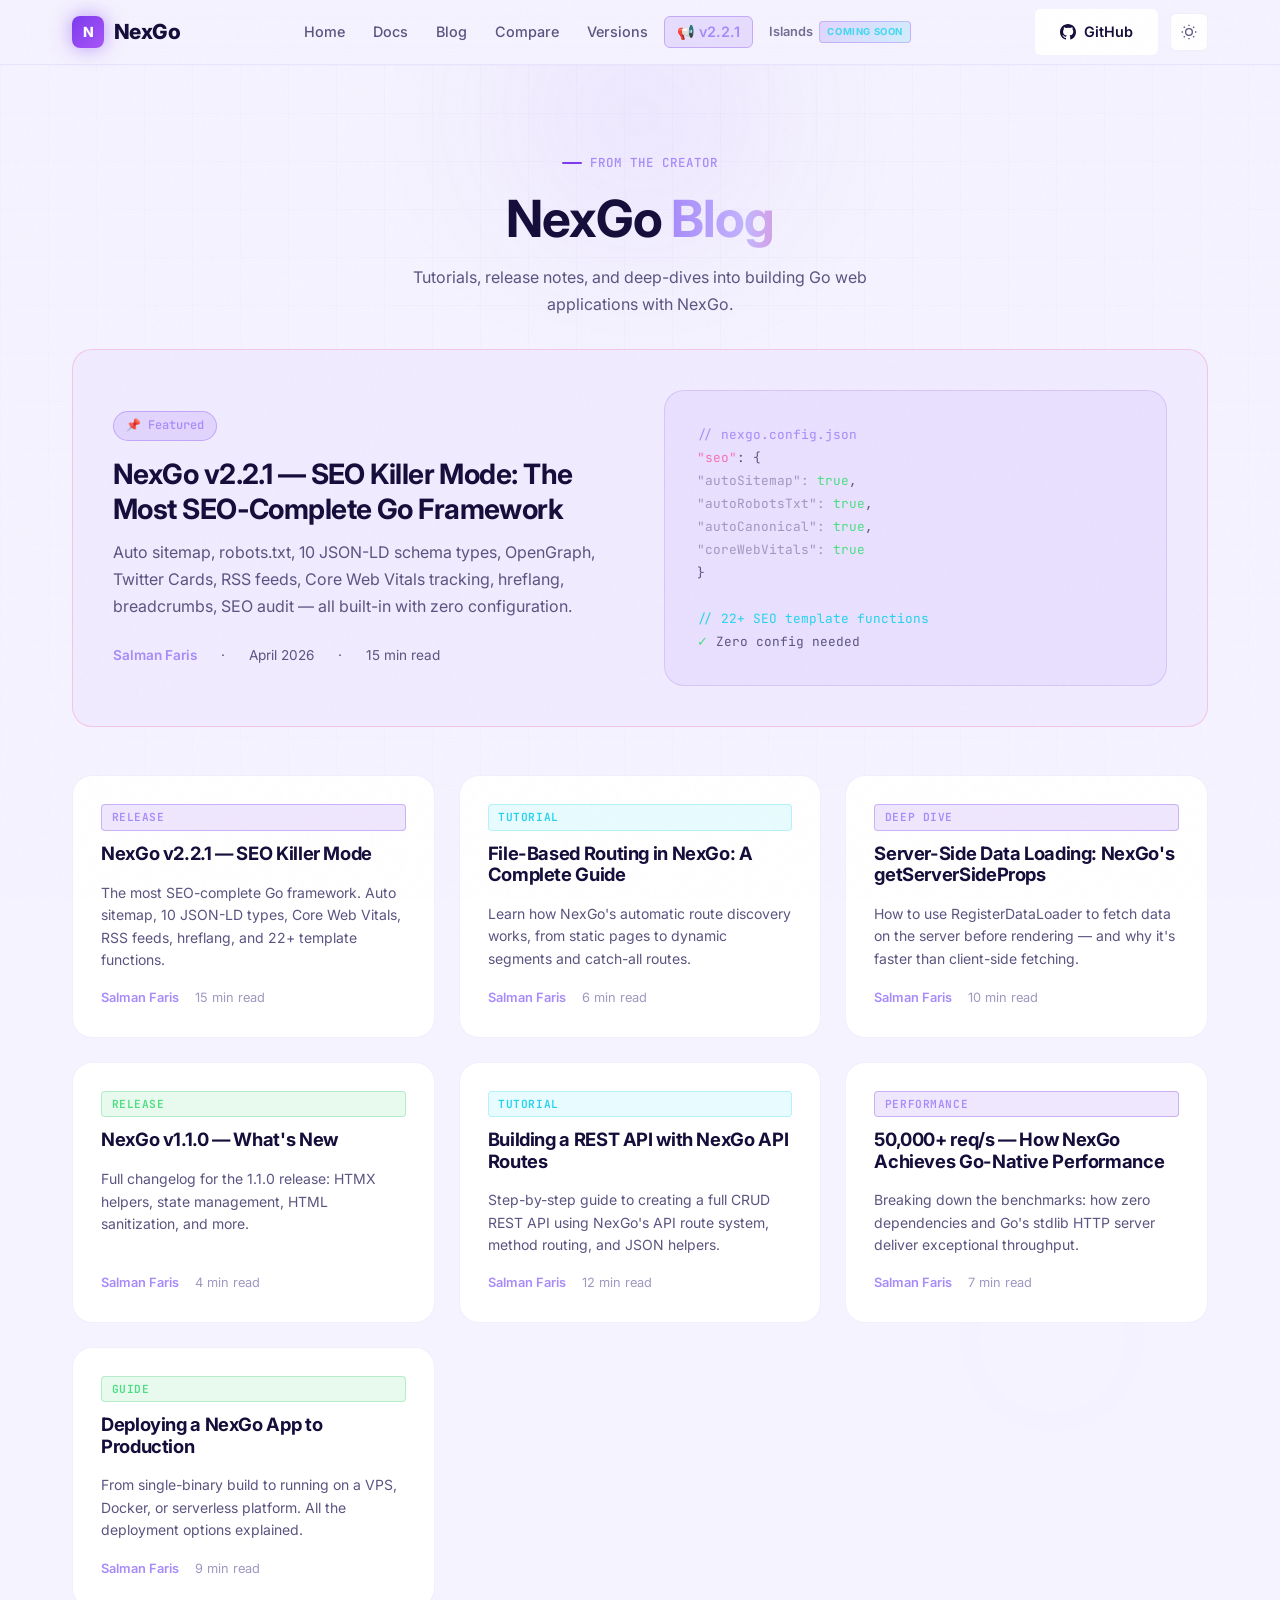
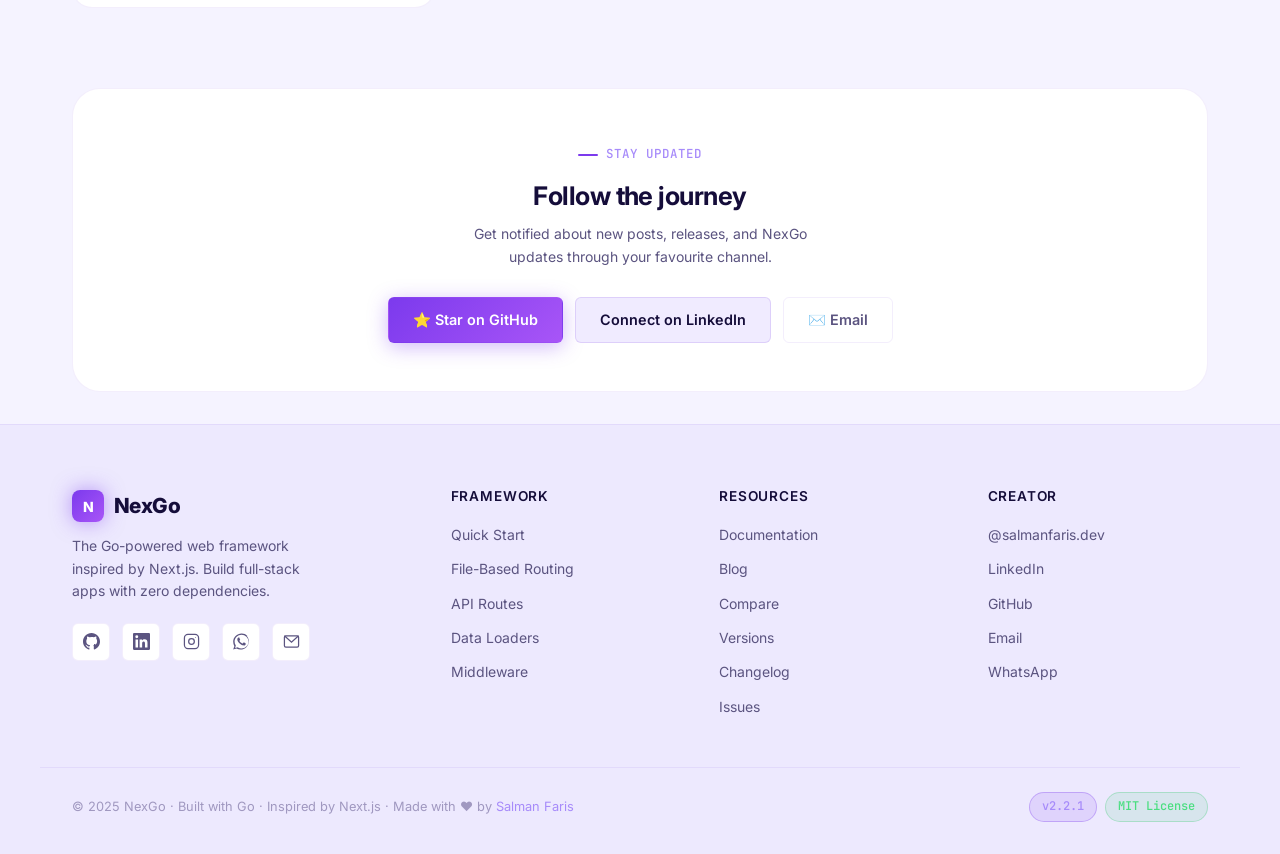
<file: .nexgo/out/blog/index.html>
<!DOCTYPE html>
<html lang="en" data-theme="dark">
<head>
  <meta charset="UTF-8">
  <meta name="viewport" content="width=device-width, initial-scale=1.0">
  <title>nexgo-website — NexGo</title>
  <meta name="description" content="">
  <meta name="keywords" content="">
  <meta property="og:title" content="nexgo-website — NexGo">
  <meta property="og:description" content="">
  <meta property="og:type" content="website">
  <meta name="theme-color" content="#7c3aed">

  
<link href="https://fonts.googleapis.com/css2?family=Inter:wght@400;500;600;700&family=JetBrains+Mono:wght@400;500&display=swap" rel="stylesheet">
  <link rel="stylesheet" href="../static/css/global.css">

  
  <script>
    (function(){
      var t = localStorage.getItem('nexgo-theme');
      var d = window.matchMedia('(prefers-color-scheme: dark)').matches ? 'dark' : 'light';
      document.documentElement.setAttribute('data-theme', t || d);
    })();
  </script>

  <style>
     
    body { visibility: visible; }
    .page-wrapper { min-height: 100vh; display: flex; flex-direction: column; }
    main { flex: 1; }
  </style>
</head>
<body>


<header class="site-header">
  <nav class="nav-inner">
    <a href="/" class="nav-logo">
      <div class="logo-mark">N</div>
      NexGo
    </a>

    <ul class="nav-links">
      <li><a href="/">Home</a></li>
      <li><a href="/docs">Docs</a></li>
      <li><a href="/blog">Blog</a></li>
      <li><a href="/compare">Compare</a></li>
      <li><a href="/versions">Versions</a></li>
      <li><a href="/announcement" class="nav-announce">📢 v2.2.1</a></li>
      <li><span class="nav-coming-soon">Islands <span class="coming-soon-badge">Coming Soon</span></span></li>
    </ul>

    <div class="nav-actions">
      <a href="https://github.com/salmanfaris22/nexgo" target="_blank" rel="noopener" class="btn-github btn">
        
        <svg width="16" height="16" viewBox="0 0 24 24" fill="currentColor">
          <path d="M12 0C5.37 0 0 5.37 0 12c0 5.3 3.44 9.8 8.2 11.39.6.11.82-.26.82-.58 0-.28-.01-1.02-.01-2C6 21.14 5.27 19 5.27 19c-.54-1.37-1.33-1.74-1.33-1.74-1.08-.74.08-.72.08-.72 1.2.08 1.83 1.23 1.83 1.23 1.06 1.82 2.79 1.29 3.47.99.11-.77.42-1.3.76-1.6-2.65-.3-5.43-1.32-5.43-5.9 0-1.3.46-2.36 1.23-3.2-.12-.3-.53-1.52.12-3.16 0 0 1-.32 3.3 1.23a11.5 11.5 0 013-.41c1.02.01 2.04.14 3 .41 2.28-1.55 3.28-1.23 3.28-1.23.66 1.64.24 2.86.12 3.16.77.84 1.23 1.9 1.23 3.2 0 4.58-2.79 5.59-5.45 5.88.43.37.81 1.1.81 2.22 0 1.6-.01 2.9-.01 3.29 0 .32.21.7.82.58C20.56 21.79 24 17.3 24 12c0-6.63-5.37-12-12-12z"/>
        </svg>
        <span>GitHub</span>
      </a>

      <button class="theme-toggle" id="theme-toggle" aria-label="Toggle theme" title="Toggle light/dark mode">
        
        <svg width="16" height="16" fill="none" stroke="currentColor" stroke-width="2" viewBox="0 0 24 24"><path d="M21 12.79A9 9 0 1111.21 3 7 7 0 0021 12.79z"/></svg>
      </button>

      <button class="nav-mobile-toggle" id="mobile-menu-toggle" aria-label="Menu" aria-expanded="false">
        <svg class="icon-menu" width="18" height="18" fill="none" stroke="currentColor" stroke-width="2" viewBox="0 0 24 24">
          <line x1="3" y1="6" x2="21" y2="6"/>
          <line x1="3" y1="12" x2="21" y2="12"/>
          <line x1="3" y1="18" x2="21" y2="18"/>
        </svg>
        <svg class="icon-close" width="18" height="18" fill="none" stroke="currentColor" stroke-width="2" viewBox="0 0 24 24" style="display:none">
          <line x1="18" y1="6" x2="6" y2="18"/>
          <line x1="6" y1="6" x2="18" y2="18"/>
        </svg>
      </button>
    </div>
  </nav>

  
  <div class="mobile-menu" id="mobile-menu">
    <ul class="mobile-menu-links">
      <li><a href="/">Home</a></li>
      <li><a href="/docs">Docs</a></li>
      <li><a href="/blog">Blog</a></li>
      <li><a href="/compare">Compare</a></li>
      <li><a href="/versions">Versions</a></li>
      <li><a href="/announcement" class="nav-announce">📢 v2.2.1</a></li>
      <li><span class="nav-coming-soon">Islands <span class="coming-soon-badge">Coming Soon</span></span></li>
    </ul>
    <a href="https://github.com/salmanfaris22/nexgo" target="_blank" rel="noopener" class="btn-github btn mobile-github-btn">
      <svg width="16" height="16" viewBox="0 0 24 24" fill="currentColor">
        <path d="M12 0C5.37 0 0 5.37 0 12c0 5.3 3.44 9.8 8.2 11.39.6.11.82-.26.82-.58 0-.28-.01-1.02-.01-2C6 21.14 5.27 19 5.27 19c-.54-1.37-1.33-1.74-1.33-1.74-1.08-.74.08-.72.08-.72 1.2.08 1.83 1.23 1.83 1.23 1.06 1.82 2.79 1.29 3.47.99.11-.77.42-1.3.76-1.6-2.65-.3-5.43-1.32-5.43-5.9 0-1.3.46-2.36 1.23-3.2-.12-.3-.53-1.52.12-3.16 0 0 1-.32 3.3 1.23a11.5 11.5 0 013-.41c1.02.01 2.04.14 3 .41 2.28-1.55 3.28-1.23 3.28-1.23.66 1.64.24 2.86.12 3.16.77.84 1.23 1.9 1.23 3.2 0 4.58-2.79 5.59-5.45 5.88.43.37.81 1.1.81 2.22 0 1.6-.01 2.9-.01 3.29 0 .32.21.7.82.58C20.56 21.79 24 17.3 24 12c0-6.63-5.37-12-12-12z"/>
      </svg>
      <span>GitHub</span>
    </a>
  </div>
</header>


<div class="page-wrapper">
  <main id="nexgo-root">
    

<section class="blog-hero" style="padding:5rem 0 2rem;position:relative;overflow:hidden;">
  
  <div class="hero-grid" style="opacity:0.3;"></div>
  <div class="glow-orb glow-orb-violet" style="width:400px;height:400px;top:-150px;left:50%;transform:translateX(-50%);opacity:0.3;"></div>
  <div class="glow-orb glow-orb-cyan" style="width:200px;height:200px;top:60%;right:10%;opacity:0.15;animation:floatOrb 10s ease-in-out infinite;"></div>

  <div class="container" style="position:relative;z-index:1;">
    <div class="text-center mb-lg reveal-scale">
      <div class="section-eyebrow">From the creator</div>
      <h1 class="heading-xl">NexGo <span class="gradient-text-animated">Blog</span></h1>
      <p class="text-muted" style="max-width:480px;margin:1rem auto 0;">
        Tutorials, release notes, and deep-dives into building Go web applications with NexGo.
      </p>
    </div>

    
    <div class="card reveal-left" style="background:var(--surface-2);border-color:rgba(244,114,182,0.3);margin-bottom:3rem;padding:2.5rem;display:grid;grid-template-columns:1fr 1fr;gap:3rem;align-items:center;">
      <div>
        <span class="badge badge-violet" style="margin-bottom:1rem;">📌 Featured</span>
        <h2 style="font-size:1.75rem;margin-bottom:0.75rem;line-height:1.25;">
          <a href="/blog/seo-killer-mode" style="color:var(--text);">NexGo v2.2.1 — SEO Killer Mode: The Most SEO-Complete Go Framework</a>
        </h2>
        <p class="text-muted" style="margin-bottom:1.5rem;line-height:1.7;">
          Auto sitemap, robots.txt, 10 JSON-LD schema types, OpenGraph, Twitter Cards, RSS feeds, Core Web Vitals tracking, hreflang, breadcrumbs, SEO audit — all built-in with zero configuration.
        </p>
        <div style="display:flex;align-items:center;gap:1.5rem;font-size:0.85rem;color:var(--text-muted);">
          <a href="https://instagram.com/salmanfaris.dev" target="_blank" class="blog-author-link">Salman Faris</a>
          <span>·</span>
          <span>April 2026</span>
          <span>·</span>
          <span>15 min read</span>
        </div>
      </div>
      <div style="background:var(--surface-3);border:1px solid var(--border);border-radius:var(--radius-lg);padding:2rem;font-family:var(--font-code);font-size:0.8rem;line-height:1.8;color:var(--text-muted);">
        <span style="color:var(--violet-light);">// nexgo.config.json</span><br>
        <span style="color:var(--pink);">"seo"</span>: {<br>
        <span style="color:var(--text-subtle);">  "autoSitemap": </span><span style="color:#4ade80;">true</span>,<br>
        <span style="color:var(--text-subtle);">  "autoRobotsTxt": </span><span style="color:#4ade80;">true</span>,<br>
        <span style="color:var(--text-subtle);">  "autoCanonical": </span><span style="color:#4ade80;">true</span>,<br>
        <span style="color:var(--text-subtle);">  "coreWebVitals": </span><span style="color:#4ade80;">true</span><br>
        }<br>
        <br>
        <span style="color:var(--cyan);">// 22+ SEO template functions</span><br>
        <span style="color:#4ade80;">✓</span> Zero config needed
      </div>
    </div>

    
    <div class="grid-3 stagger">

      <article class="blog-card">
        <span class="blog-tag badge badge-violet">Release</span>
        <h3><a href="/blog/seo-killer-mode" style="color:var(--text);">NexGo v2.2.1 — SEO Killer Mode</a></h3>
        <p class="text-muted text-sm" style="margin-top:0.5rem;line-height:1.6;">The most SEO-complete Go framework. Auto sitemap, 10 JSON-LD types, Core Web Vitals, RSS feeds, hreflang, and 22+ template functions.</p>
        <div class="blog-meta">
          <a href="https://instagram.com/salmanfaris.dev" target="_blank" class="blog-author-link">Salman Faris</a>
          <span>15 min read</span>
        </div>
      </article>

      <article class="blog-card">
        <span class="blog-tag badge badge-cyan">Tutorial</span>
        <h3><a href="/blog/file-based-routing" style="color:var(--text);">File-Based Routing in NexGo: A Complete Guide</a></h3>
        <p class="text-muted text-sm" style="margin-top:0.5rem;line-height:1.6;">Learn how NexGo's automatic route discovery works, from static pages to dynamic segments and catch-all routes.</p>
        <div class="blog-meta">
          <a href="https://instagram.com/salmanfaris.dev" target="_blank" class="blog-author-link">Salman Faris</a>
          <span>6 min read</span>
        </div>
      </article>

      <article class="blog-card">
        <span class="blog-tag badge badge-violet">Deep Dive</span>
        <h3><a href="/blog/data-loaders" style="color:var(--text);">Server-Side Data Loading: NexGo's getServerSideProps</a></h3>
        <p class="text-muted text-sm" style="margin-top:0.5rem;line-height:1.6;">How to use RegisterDataLoader to fetch data on the server before rendering — and why it's faster than client-side fetching.</p>
        <div class="blog-meta">
          <a href="https://instagram.com/salmanfaris.dev" target="_blank" class="blog-author-link">Salman Faris</a>
          <span>10 min read</span>
        </div>
      </article>

      <article class="blog-card">
        <span class="blog-tag badge badge-green">Release</span>
        <h3><a href="/blog/nexgo-v1-1-0" style="color:var(--text);">NexGo v1.1.0 — What's New</a></h3>
        <p class="text-muted text-sm" style="margin-top:0.5rem;line-height:1.6;">Full changelog for the 1.1.0 release: HTMX helpers, state management, HTML sanitization, and more.</p>
        <div class="blog-meta">
          <a href="https://instagram.com/salmanfaris.dev" target="_blank" class="blog-author-link">Salman Faris</a>
          <span>4 min read</span>
        </div>
      </article>

      <article class="blog-card">
        <span class="blog-tag badge badge-cyan">Tutorial</span>
        <h3><a href="/blog/building-rest-api" style="color:var(--text);">Building a REST API with NexGo API Routes</a></h3>
        <p class="text-muted text-sm" style="margin-top:0.5rem;line-height:1.6;">Step-by-step guide to creating a full CRUD REST API using NexGo's API route system, method routing, and JSON helpers.</p>
        <div class="blog-meta">
          <a href="https://instagram.com/salmanfaris.dev" target="_blank" class="blog-author-link">Salman Faris</a>
          <span>12 min read</span>
        </div>
      </article>

      <article class="blog-card">
        <span class="blog-tag badge badge-violet">Performance</span>
        <h3><a href="/blog/benchmark" style="color:var(--text);">50,000+ req/s — How NexGo Achieves Go-Native Performance</a></h3>
        <p class="text-muted text-sm" style="margin-top:0.5rem;line-height:1.6;">Breaking down the benchmarks: how zero dependencies and Go's stdlib HTTP server deliver exceptional throughput.</p>
        <div class="blog-meta">
          <a href="https://instagram.com/salmanfaris.dev" target="_blank" class="blog-author-link">Salman Faris</a>
          <span>7 min read</span>
        </div>
      </article>

      <article class="blog-card">
        <span class="blog-tag badge badge-green">Guide</span>
        <h3><a href="/blog/deploying" style="color:var(--text);">Deploying a NexGo App to Production</a></h3>
        <p class="text-muted text-sm" style="margin-top:0.5rem;line-height:1.6;">From single-binary build to running on a VPS, Docker, or serverless platform. All the deployment options explained.</p>
        <div class="blog-meta">
          <a href="https://instagram.com/salmanfaris.dev" target="_blank" class="blog-author-link">Salman Faris</a>
          <span>9 min read</span>
        </div>
      </article>

    </div>

    
    <div style="margin-top:5rem;text-align:center;padding:3rem;background:var(--surface);border:1px solid var(--border-2);border-radius:var(--radius-xl);" class="reveal">
      <div class="section-eyebrow" style="justify-content:center;">Stay Updated</div>
      <h3 class="heading-md" style="margin-bottom:0.75rem;">Follow the journey</h3>
      <p class="text-muted text-sm" style="max-width:380px;margin:0 auto 1.75rem;">Get notified about new posts, releases, and NexGo updates through your favourite channel.</p>
      <div style="display:flex;gap:0.75rem;justify-content:center;flex-wrap:wrap;">
        <a href="https://github.com/salmanfaris22/nexgo" target="_blank" class="btn btn-primary">⭐ Star on GitHub</a>
        <a href="https://www.linkedin.com/in/salman-faris-50b664272/" target="_blank" class="btn btn-secondary">Connect on LinkedIn</a>
        <a href="mailto:salmanfariskalm@gmail.com" class="btn btn-ghost">✉️ Email</a>
      </div>
    </div>

  </div>
  </div>
</section>

<style>
@media (max-width: 768px) {
  .featured-post { grid-template-columns: 1fr !important; }
}
</style>

  </main>

  
  <footer class="site-footer">
    <div class="footer-inner">

      
      <div class="footer-brand">
        <a href="/" class="nav-logo" style="display:inline-flex;">
          <div class="logo-mark">N</div>
          NexGo
        </a>
        <p>The Go-powered web framework inspired by Next.js. Build full-stack apps with zero dependencies.</p>
        <div class="social-links">
          
          <a href="https://github.com/salmanfaris22/nexgo" target="_blank" rel="noopener" class="social-btn" title="GitHub">
            <svg width="17" height="17" viewBox="0 0 24 24" fill="currentColor">
              <path d="M12 0C5.37 0 0 5.37 0 12c0 5.3 3.44 9.8 8.2 11.39.6.11.82-.26.82-.58 0-.28-.01-1.02-.01-2C6 21.14 5.27 19 5.27 19c-.54-1.37-1.33-1.74-1.33-1.74-1.08-.74.08-.72.08-.72 1.2.08 1.83 1.23 1.83 1.23 1.06 1.82 2.79 1.29 3.47.99.11-.77.42-1.3.76-1.6-2.65-.3-5.43-1.32-5.43-5.9 0-1.3.46-2.36 1.23-3.2-.12-.3-.53-1.52.12-3.16 0 0 1-.32 3.3 1.23a11.5 11.5 0 013-.41c1.02.01 2.04.14 3 .41 2.28-1.55 3.28-1.23 3.28-1.23.66 1.64.24 2.86.12 3.16.77.84 1.23 1.9 1.23 3.2 0 4.58-2.79 5.59-5.45 5.88.43.37.81 1.1.81 2.22 0 1.6-.01 2.9-.01 3.29 0 .32.21.7.82.58C20.56 21.79 24 17.3 24 12c0-6.63-5.37-12-12-12z"/>
            </svg>
          </a>
          
          <a href="https://www.linkedin.com/in/salman-faris-50b664272/" target="_blank" rel="noopener" class="social-btn" title="LinkedIn">
            <svg width="17" height="17" viewBox="0 0 24 24" fill="currentColor">
              <path d="M20.45 20.45h-3.55v-5.57c0-1.33-.03-3.04-1.85-3.04-1.85 0-2.14 1.45-2.14 2.94v5.67H9.36V9h3.41v1.56h.05c.48-.9 1.63-1.85 3.37-1.85 3.6 0 4.27 2.37 4.27 5.46v6.28zM5.34 7.43a2.06 2.06 0 110-4.12 2.06 2.06 0 010 4.12zM7.12 20.45H3.55V9h3.57v11.45zM22.22 0H1.77C.79 0 0 .77 0 1.73v20.54C0 23.23.79 24 1.77 24h20.45c.98 0 1.78-.77 1.78-1.73V1.73C24 .77 23.2 0 22.22 0z"/>
            </svg>
          </a>
          
          <a href="https://instagram.com/salmanfaris.dev" target="_blank" rel="noopener" class="social-btn" title="Instagram">
            <svg width="17" height="17" viewBox="0 0 24 24" fill="none" stroke="currentColor" stroke-width="1.75">
              <rect x="2" y="2" width="20" height="20" rx="5" ry="5"/>
              <circle cx="12" cy="12" r="4"/>
              <circle cx="17.5" cy="6.5" r="0.7" fill="currentColor" stroke="none"/>
            </svg>
          </a>
          
          <a href="https://wa.me/919961821977" target="_blank" rel="noopener" class="social-btn" title="WhatsApp">
            <svg width="17" height="17" viewBox="0 0 24 24" fill="currentColor">
              <path d="M17.47 14.38c-.3-.15-1.75-.86-2.02-.96-.27-.1-.47-.15-.66.15-.2.3-.76.96-.93 1.16-.17.2-.34.22-.63.07-1.74-.87-2.88-1.55-4.03-3.52-.3-.53.3-.49.87-1.63.1-.2.05-.37-.03-.52-.07-.15-.66-1.6-.91-2.19-.24-.57-.48-.49-.66-.5-.17-.01-.37-.01-.56-.01-.2 0-.52.07-.79.37-.27.3-1.03 1.01-1.03 2.46s1.06 2.85 1.2 3.05c.15.2 2.08 3.18 5.05 4.46.7.3 1.25.48 1.68.62.7.22 1.34.19 1.84.11.56-.08 1.74-.71 1.98-1.4.25-.69.25-1.28.17-1.4-.07-.12-.27-.2-.57-.34zM12.05 21.8h-.04a9.75 9.75 0 01-4.97-1.36l-.36-.21-3.7.97 1-3.6-.23-.37a9.75 9.75 0 01-1.5-5.2C2.25 7.05 6.74 2.56 12.09 2.56a9.75 9.75 0 019.75 9.74c0 5.35-4.49 9.5-9.79 9.5zm8.3-17.93A11.56 11.56 0 0012.05.7C5.56.7.27 5.99.27 12.48c0 2.18.57 4.31 1.65 6.18L.2 23.3l4.77-1.25a11.6 11.6 0 005.56 1.42h.01c6.5 0 11.78-5.29 11.78-11.78 0-3.15-1.22-6.1-3.45-8.32l.48.43z"/>
            </svg>
          </a>
          
          <a href="mailto:salmanfariskalm@gmail.com" class="social-btn" title="Email">
            <svg width="17" height="17" viewBox="0 0 24 24" fill="none" stroke="currentColor" stroke-width="1.75">
              <rect x="2" y="4" width="20" height="16" rx="2"/>
              <polyline points="2,4 12,13 22,4"/>
            </svg>
          </a>
        </div>
      </div>

      
      <div class="footer-col">
        <h4>Framework</h4>
        <ul>
          <li><a href="/docs#quick-start">Quick Start</a></li>
          <li><a href="/docs#routing">File-Based Routing</a></li>
          <li><a href="/docs#api-routes">API Routes</a></li>
          <li><a href="/docs#data-loaders">Data Loaders</a></li>
          <li><a href="/docs#middleware">Middleware</a></li>
        </ul>
      </div>

      
      <div class="footer-col">
        <h4>Resources</h4>
        <ul>
          <li><a href="/docs">Documentation</a></li>
          <li><a href="/blog">Blog</a></li>
          <li><a href="/compare">Compare</a></li>
          <li><a href="/versions">Versions</a></li>
          <li><a href="https://github.com/salmanfaris22/nexgo/releases" target="_blank">Changelog</a></li>
          <li><a href="https://github.com/salmanfaris22/nexgo/issues" target="_blank">Issues</a></li>
        </ul>
      </div>

      
      <div class="footer-col">
        <h4>Creator</h4>
        <ul>
<li>
  <a href="https://instagram.com/salmanfaris.dev" target="_blank">
    @salmanfaris.dev
  </a>
</li>
          <li><a href="https://www.linkedin.com/in/salman-faris-50b664272/" target="_blank">LinkedIn</a></li>
          <li><a href="https://github.com/salmanfaris22" target="_blank">GitHub</a></li>
          <li><a href="mailto:salmanfariskalm@gmail.com">Email</a></li>
          <li><a href="https://wa.me/919961821977" target="_blank">WhatsApp</a></li>
        </ul>
      </div>
    </div>

    <div class="footer-bottom">
      <p>© 2025 NexGo · Built with Go · Inspired by Next.js · Made with ♥ by <a href="https://instagram.com/salmanfaris.dev" target="_blank" style="color:var(--violet-light)">Salman Faris</a></p>
      <div class="flex gap-sm">
        <span class="badge badge-violet">v2.2.1</span>
        <span class="badge badge-green">MIT License</span>
      </div>
    </div>
  </footer>
</div>

<script src="../static/js/app.js"></script>

</body>
</html>
</file>
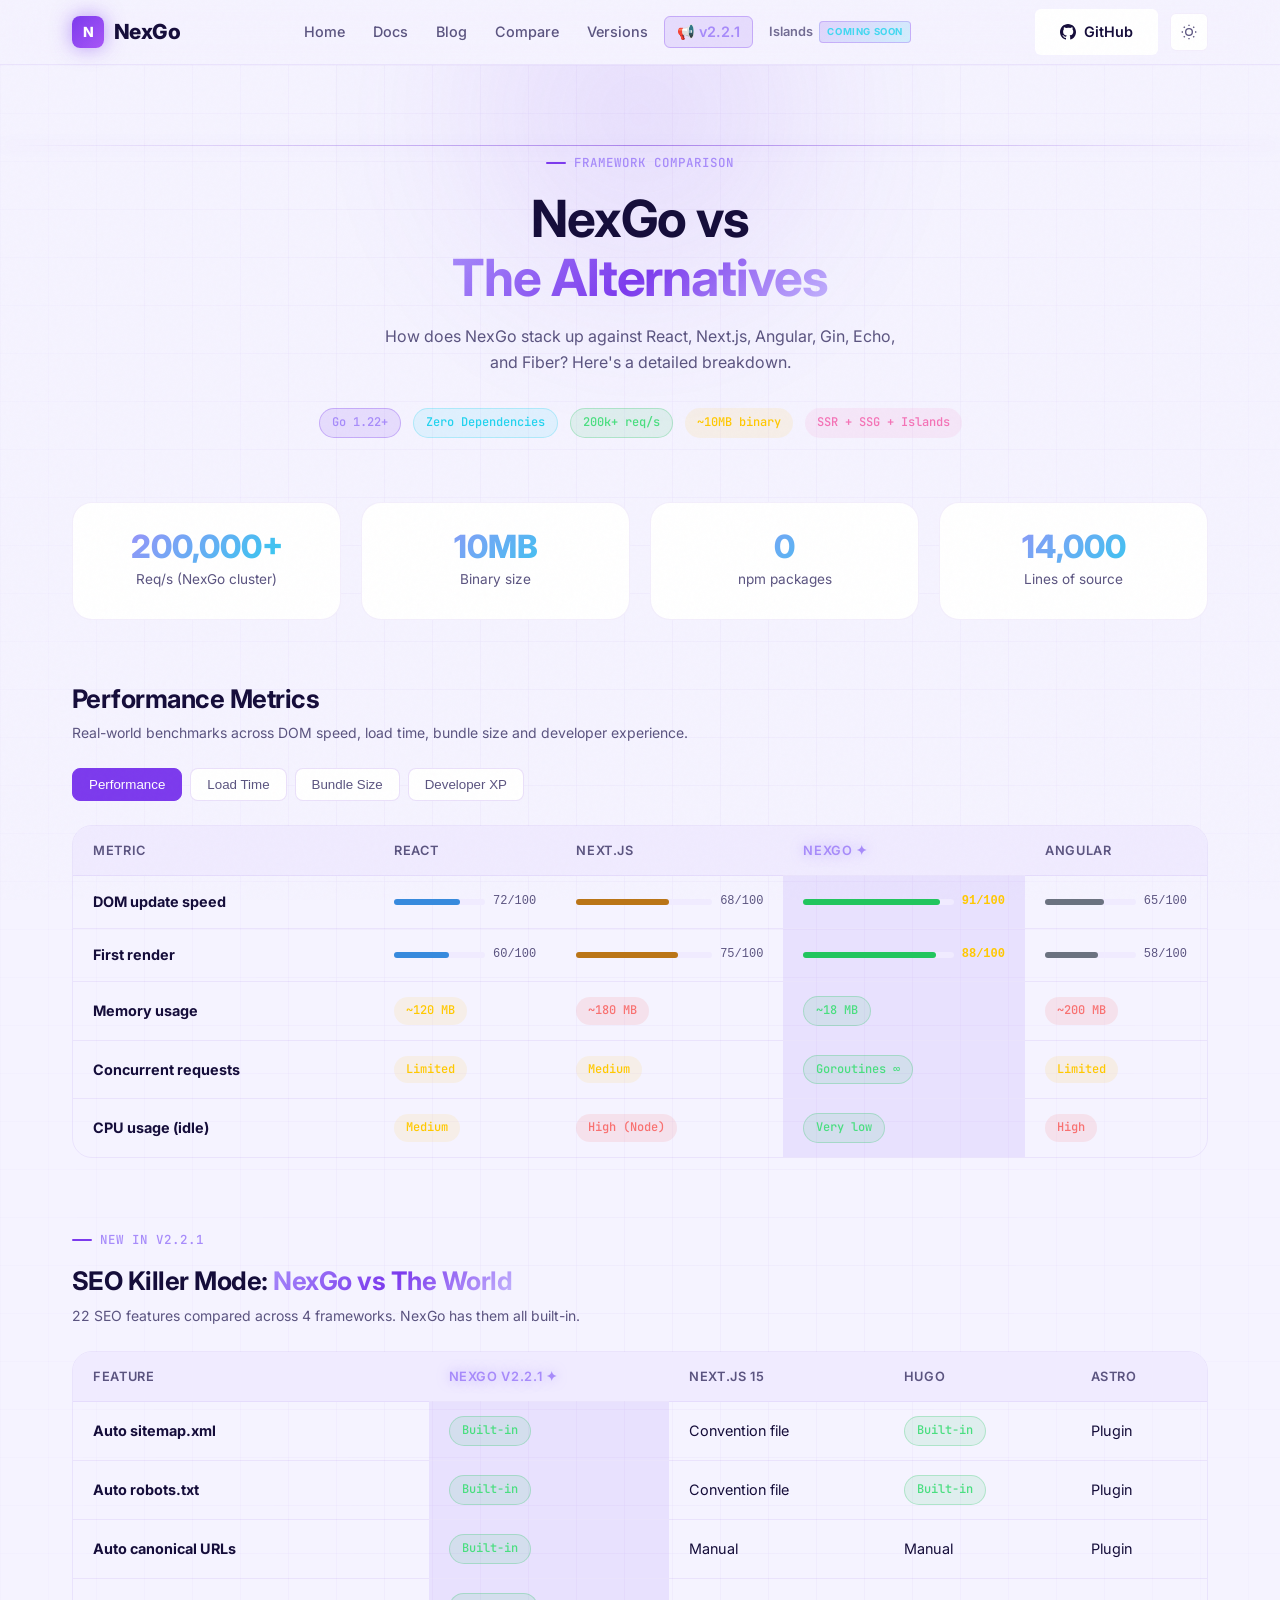
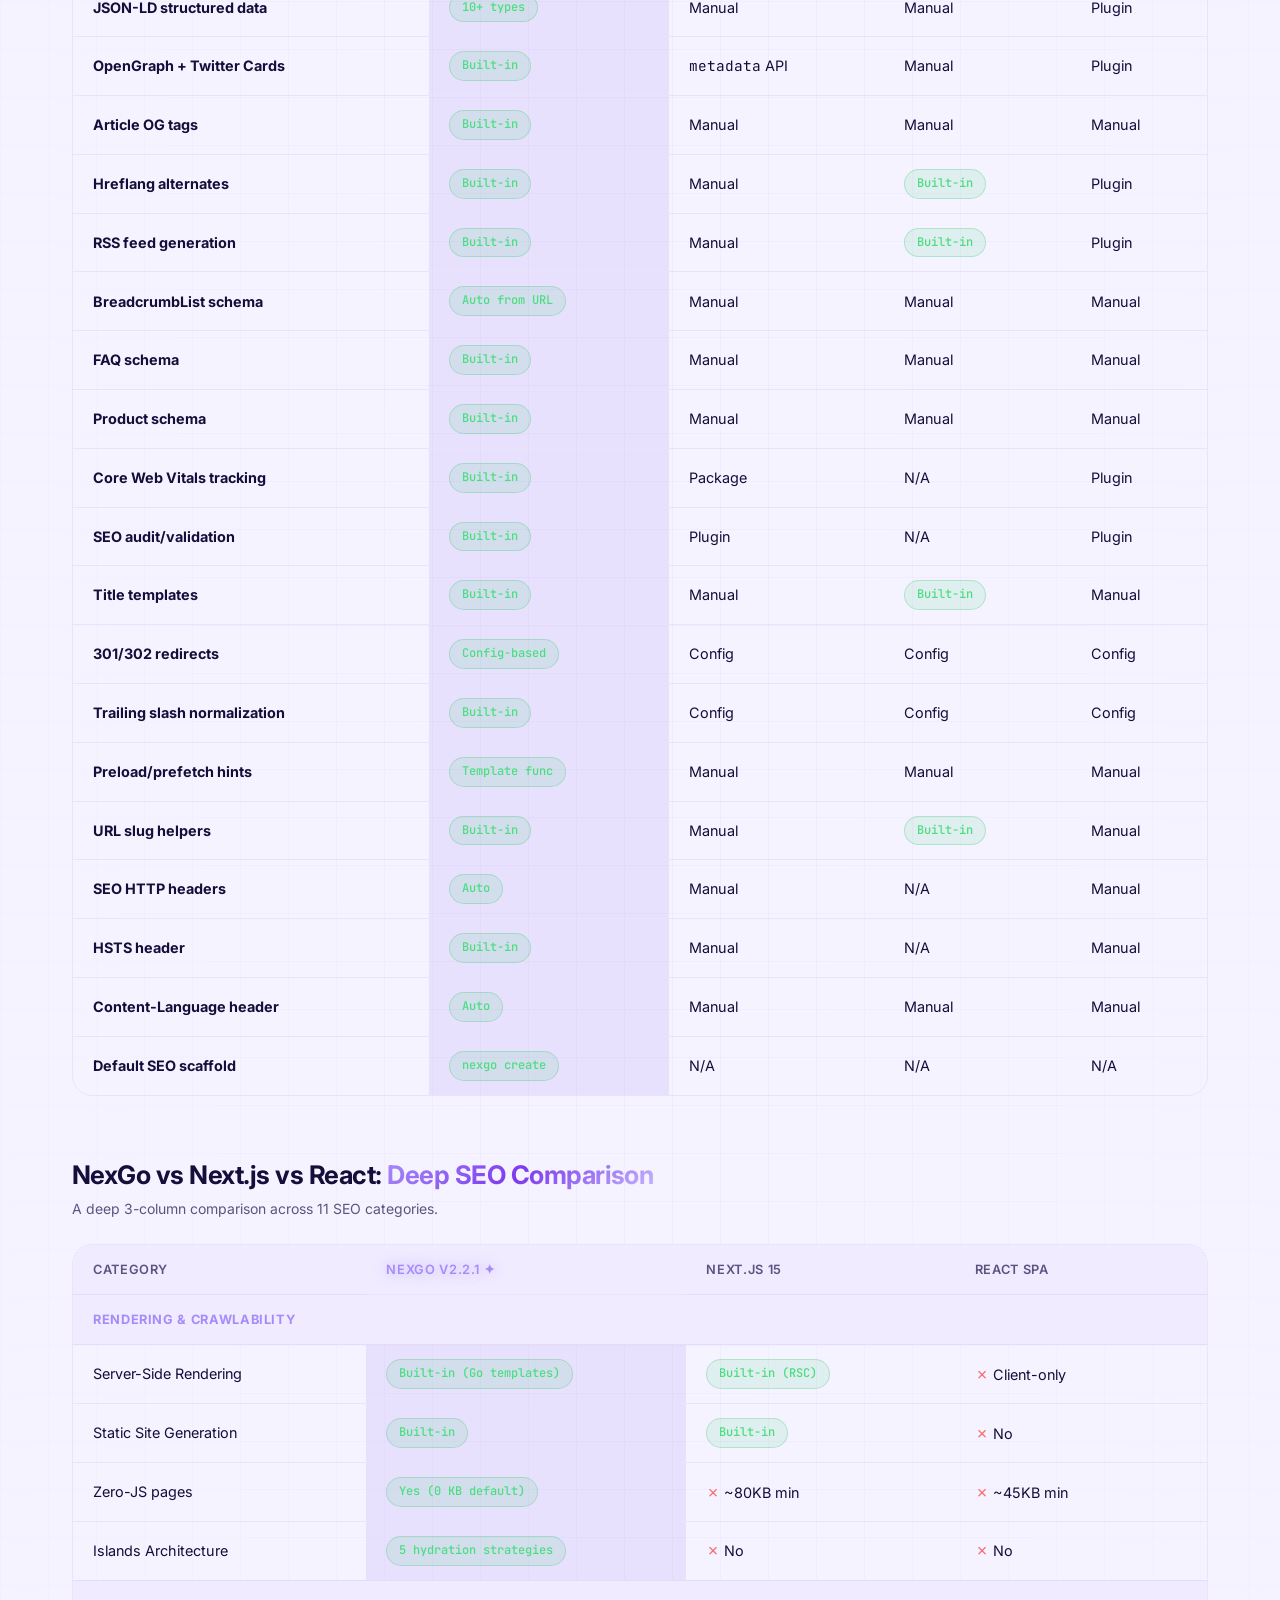
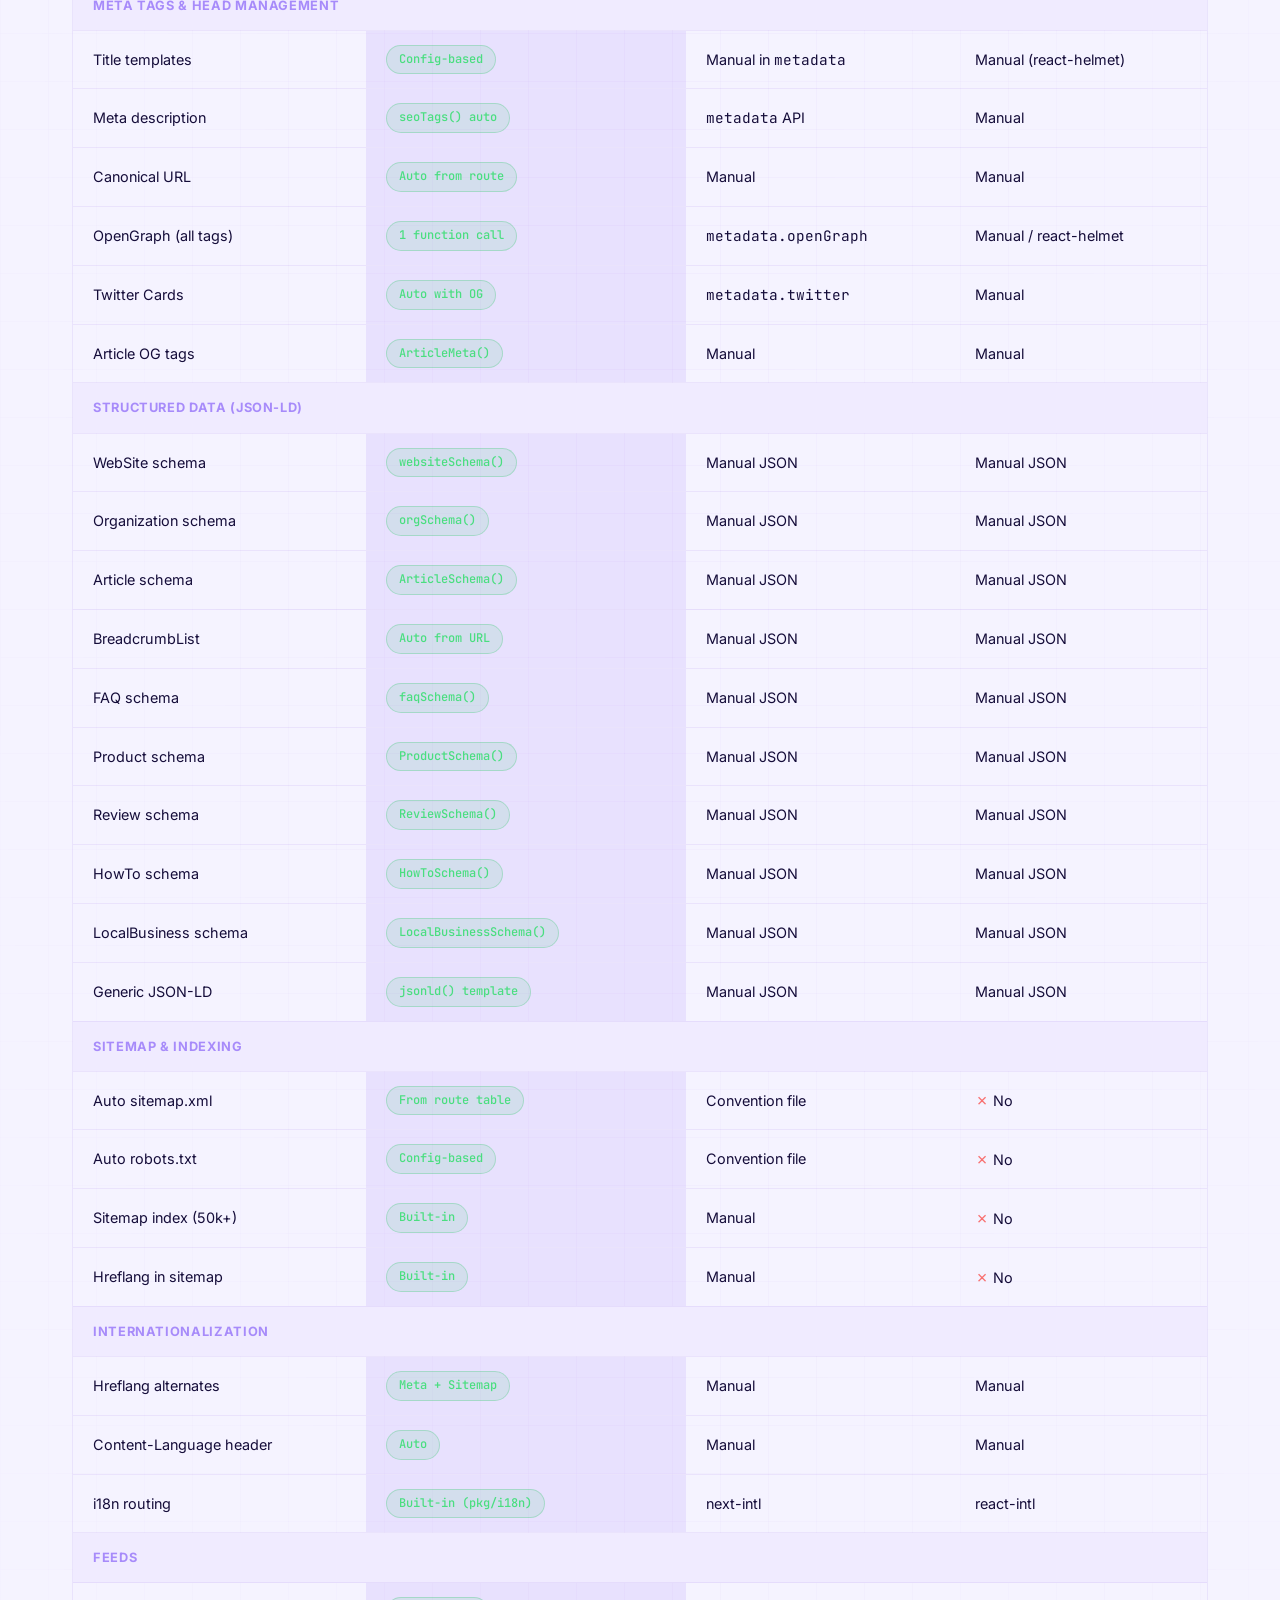
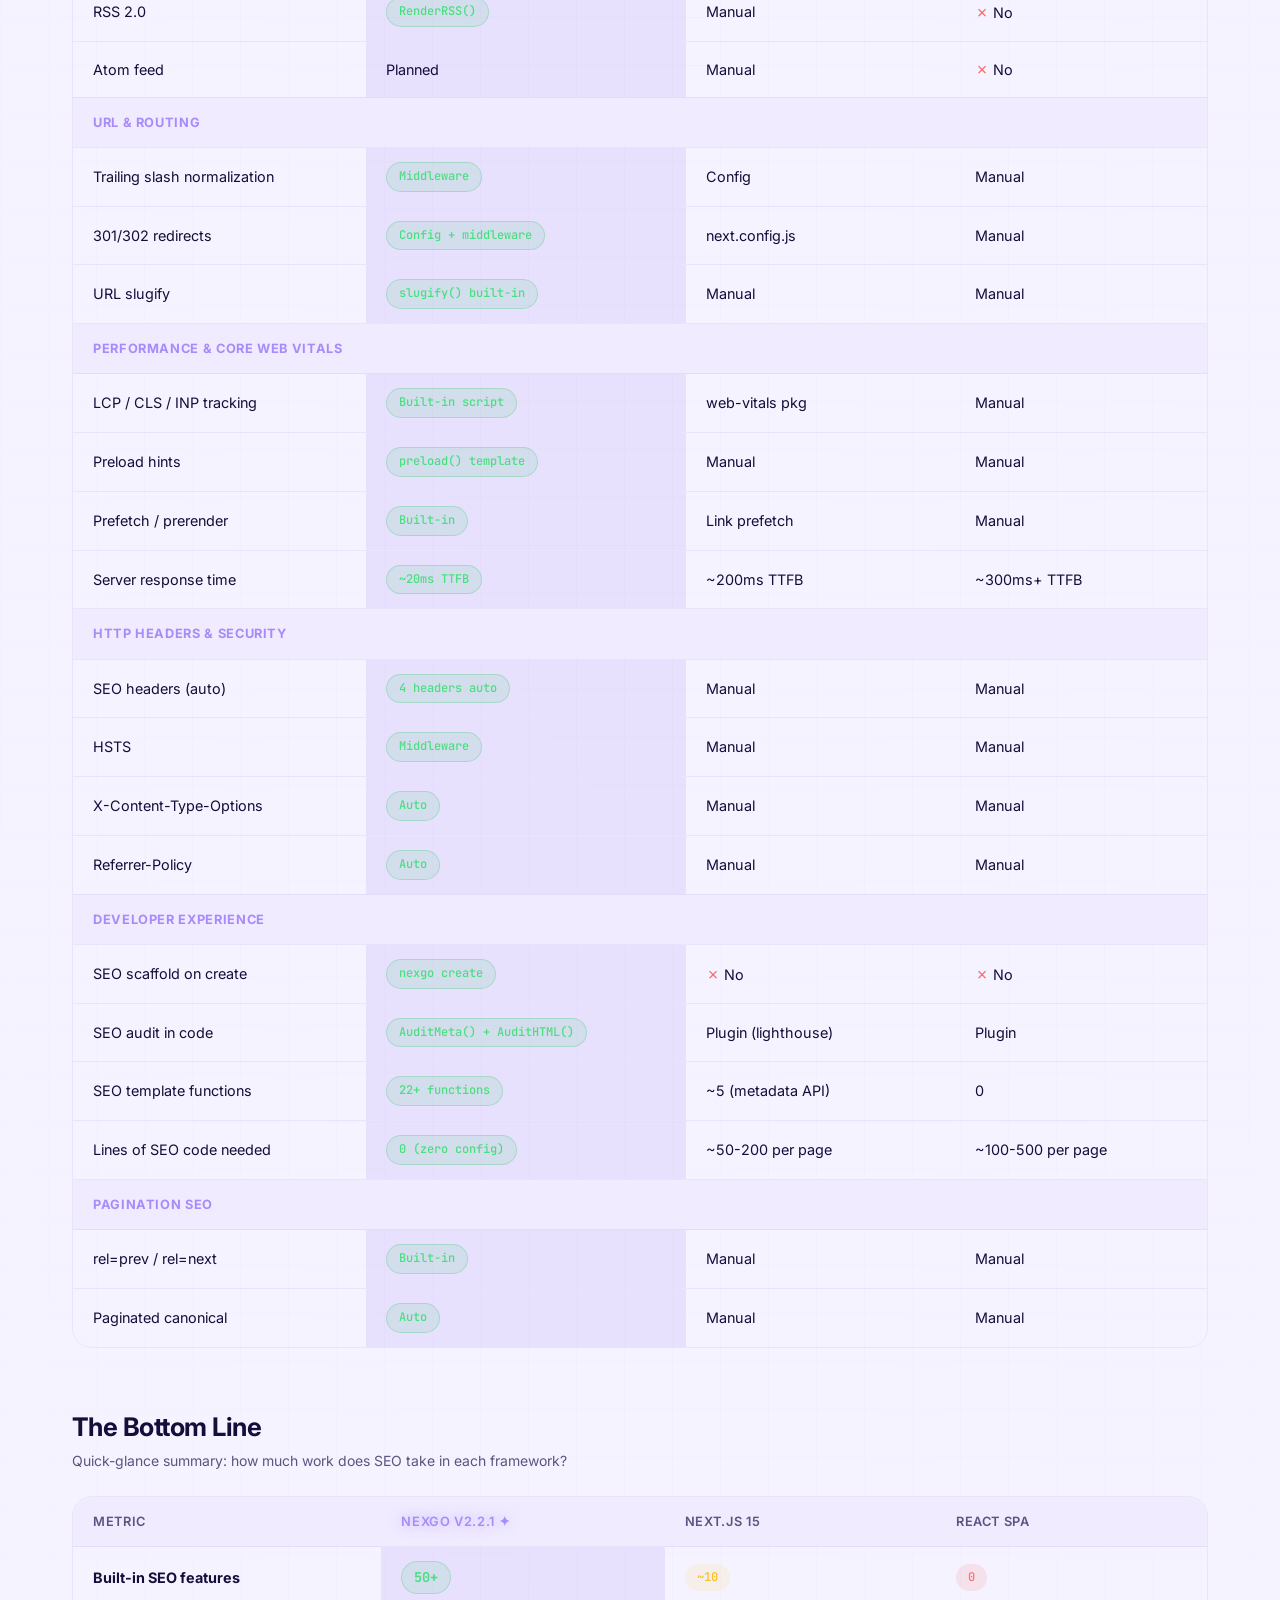
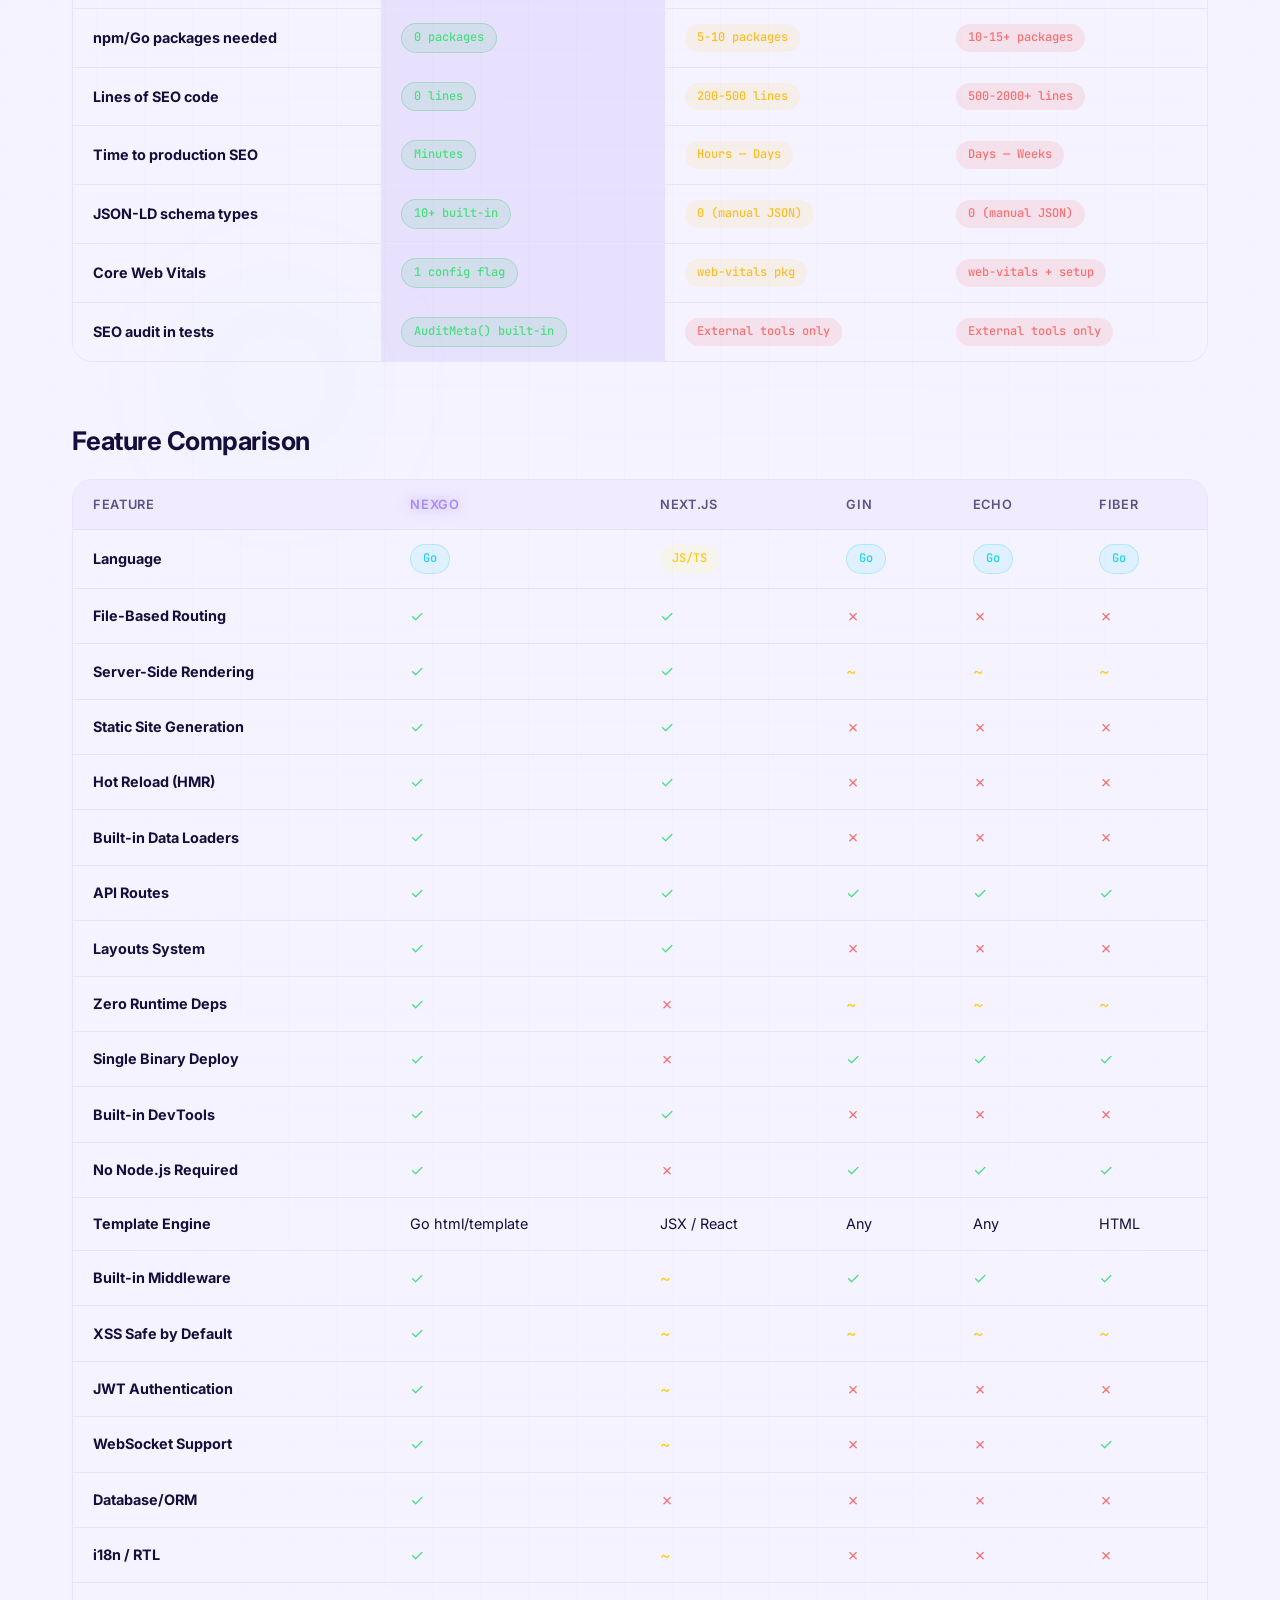
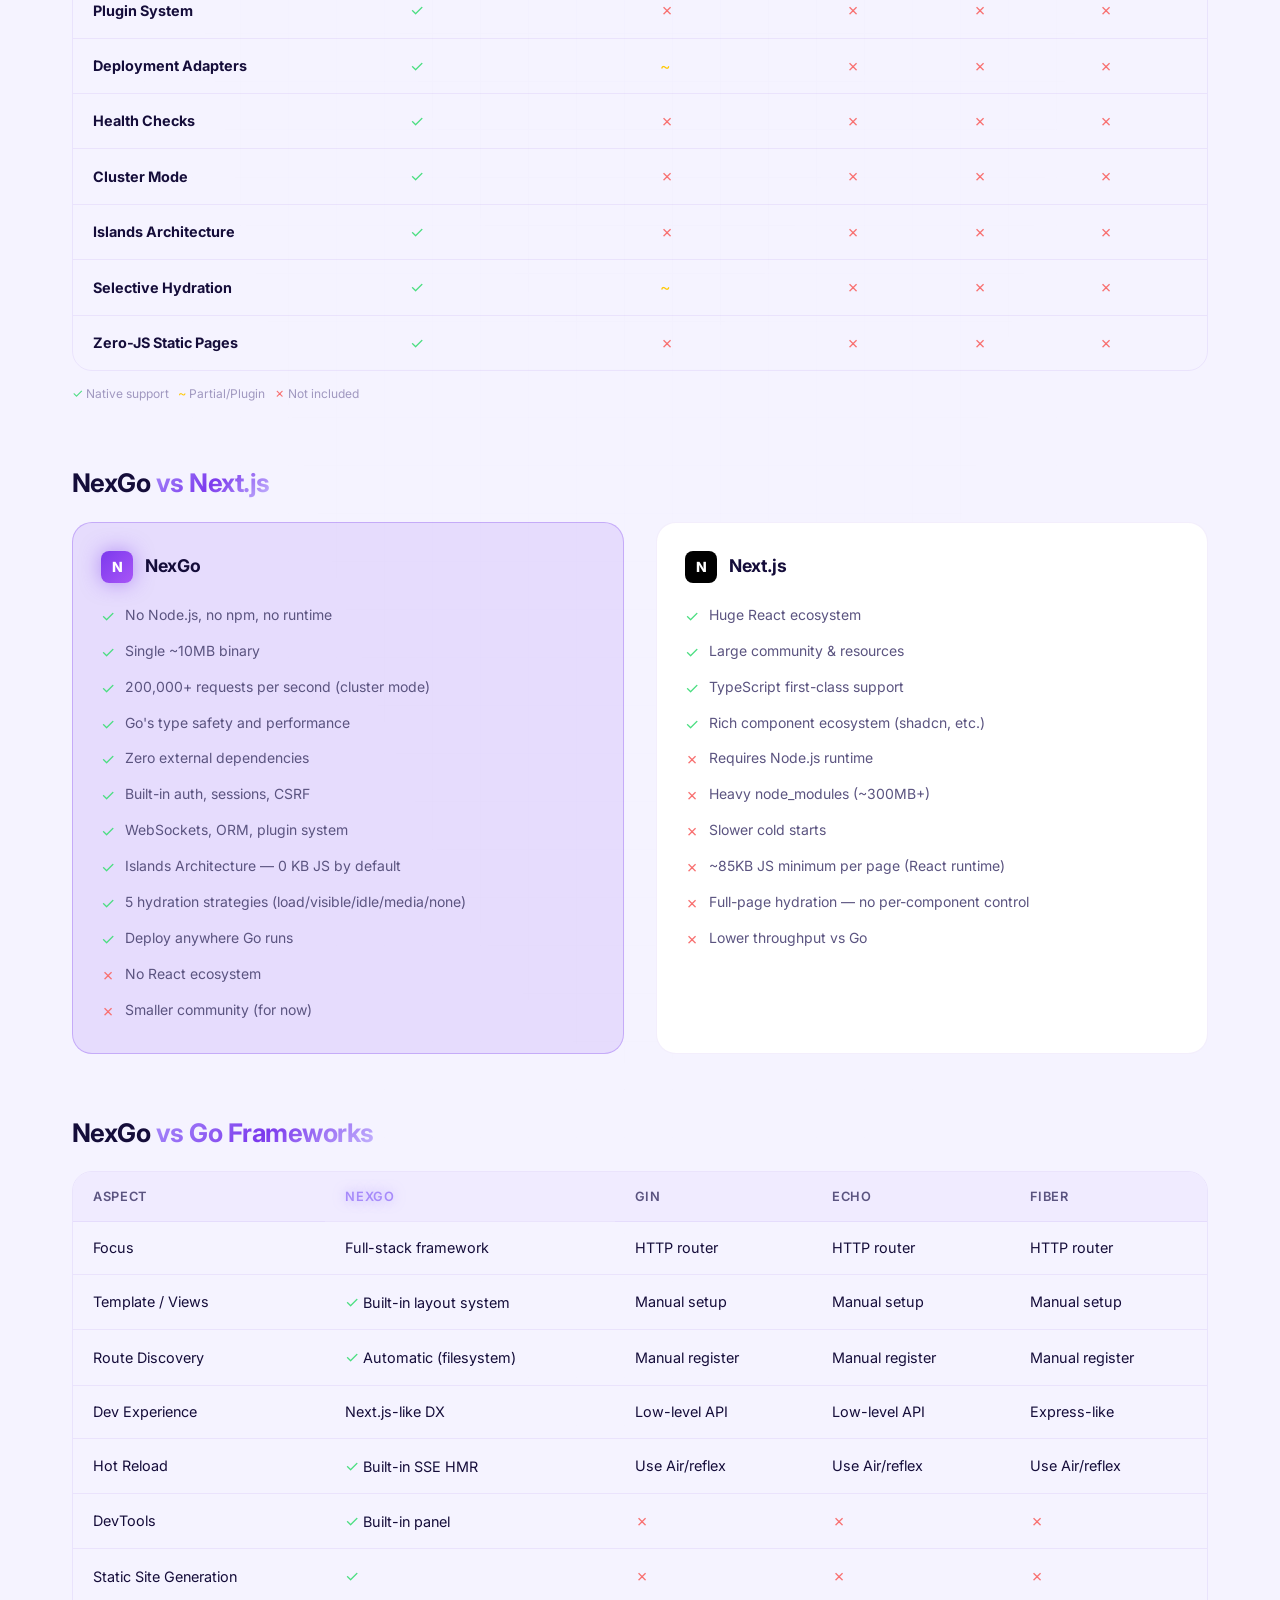
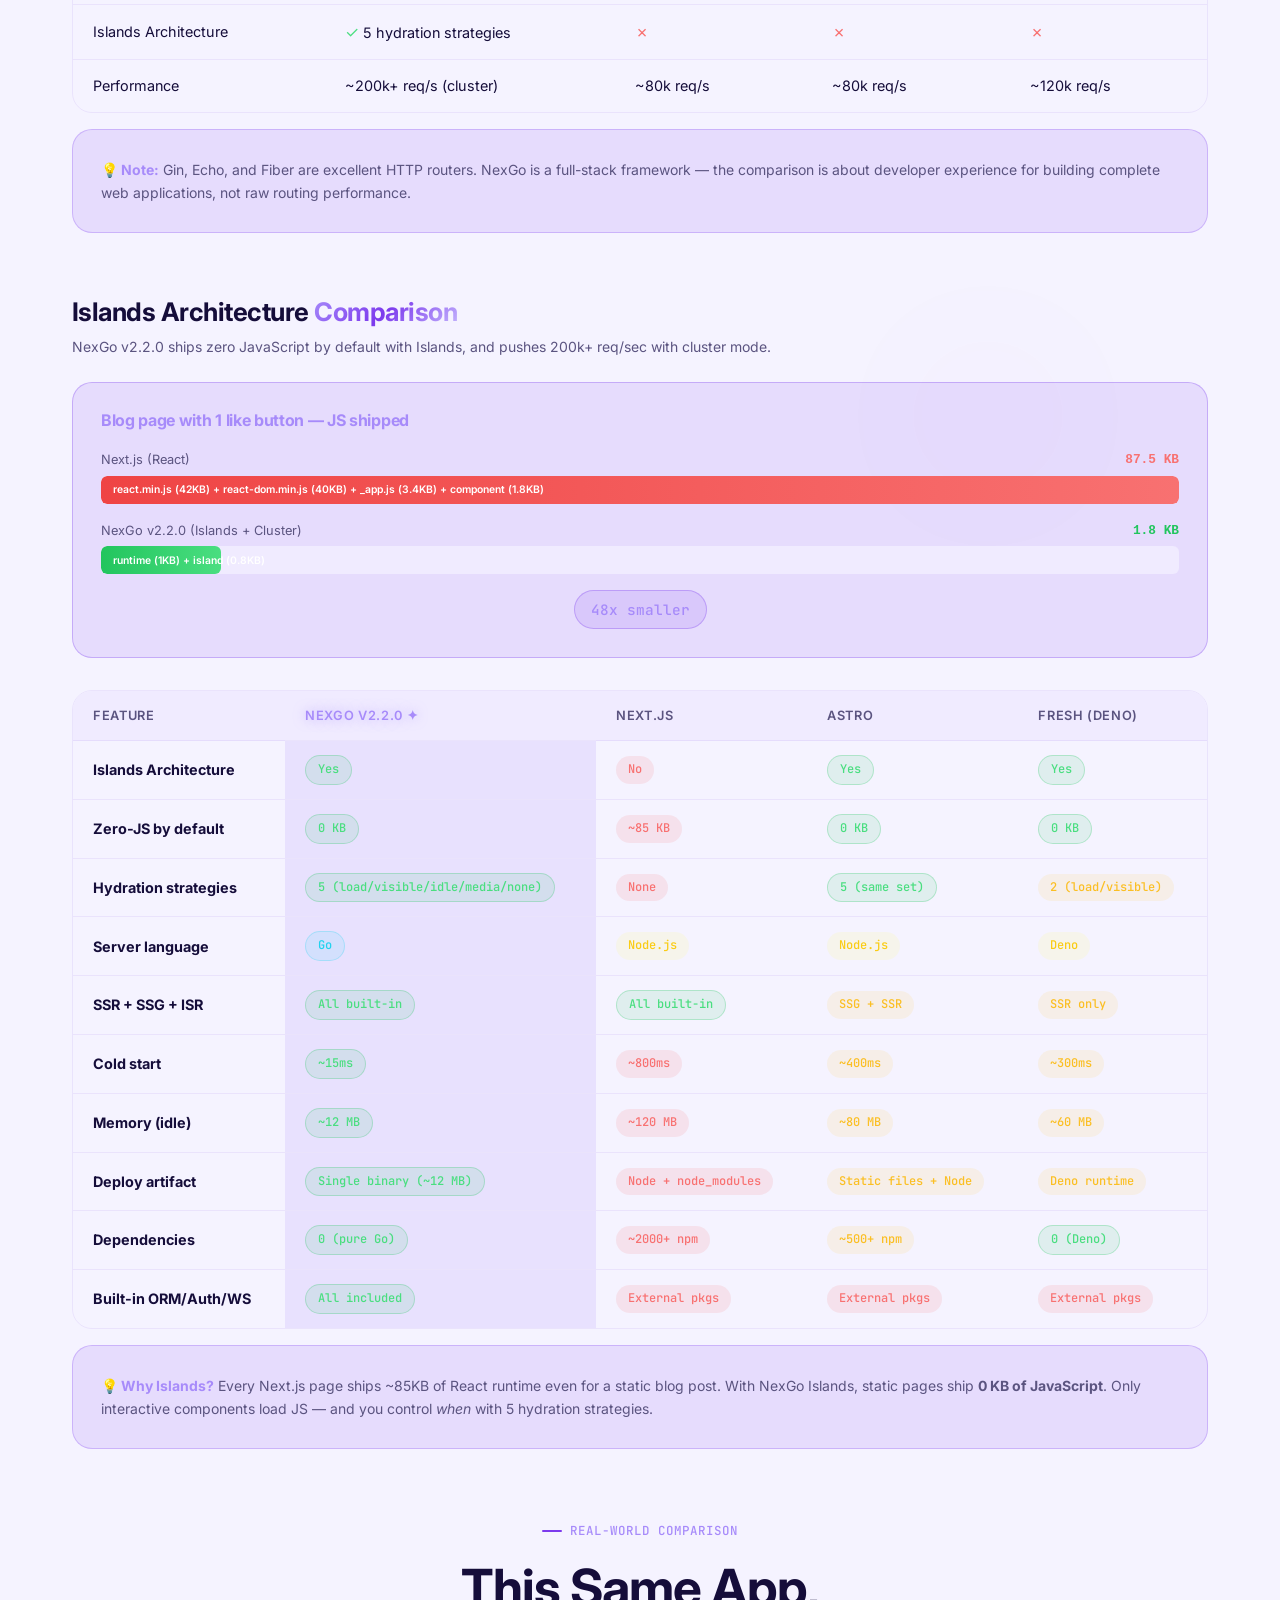
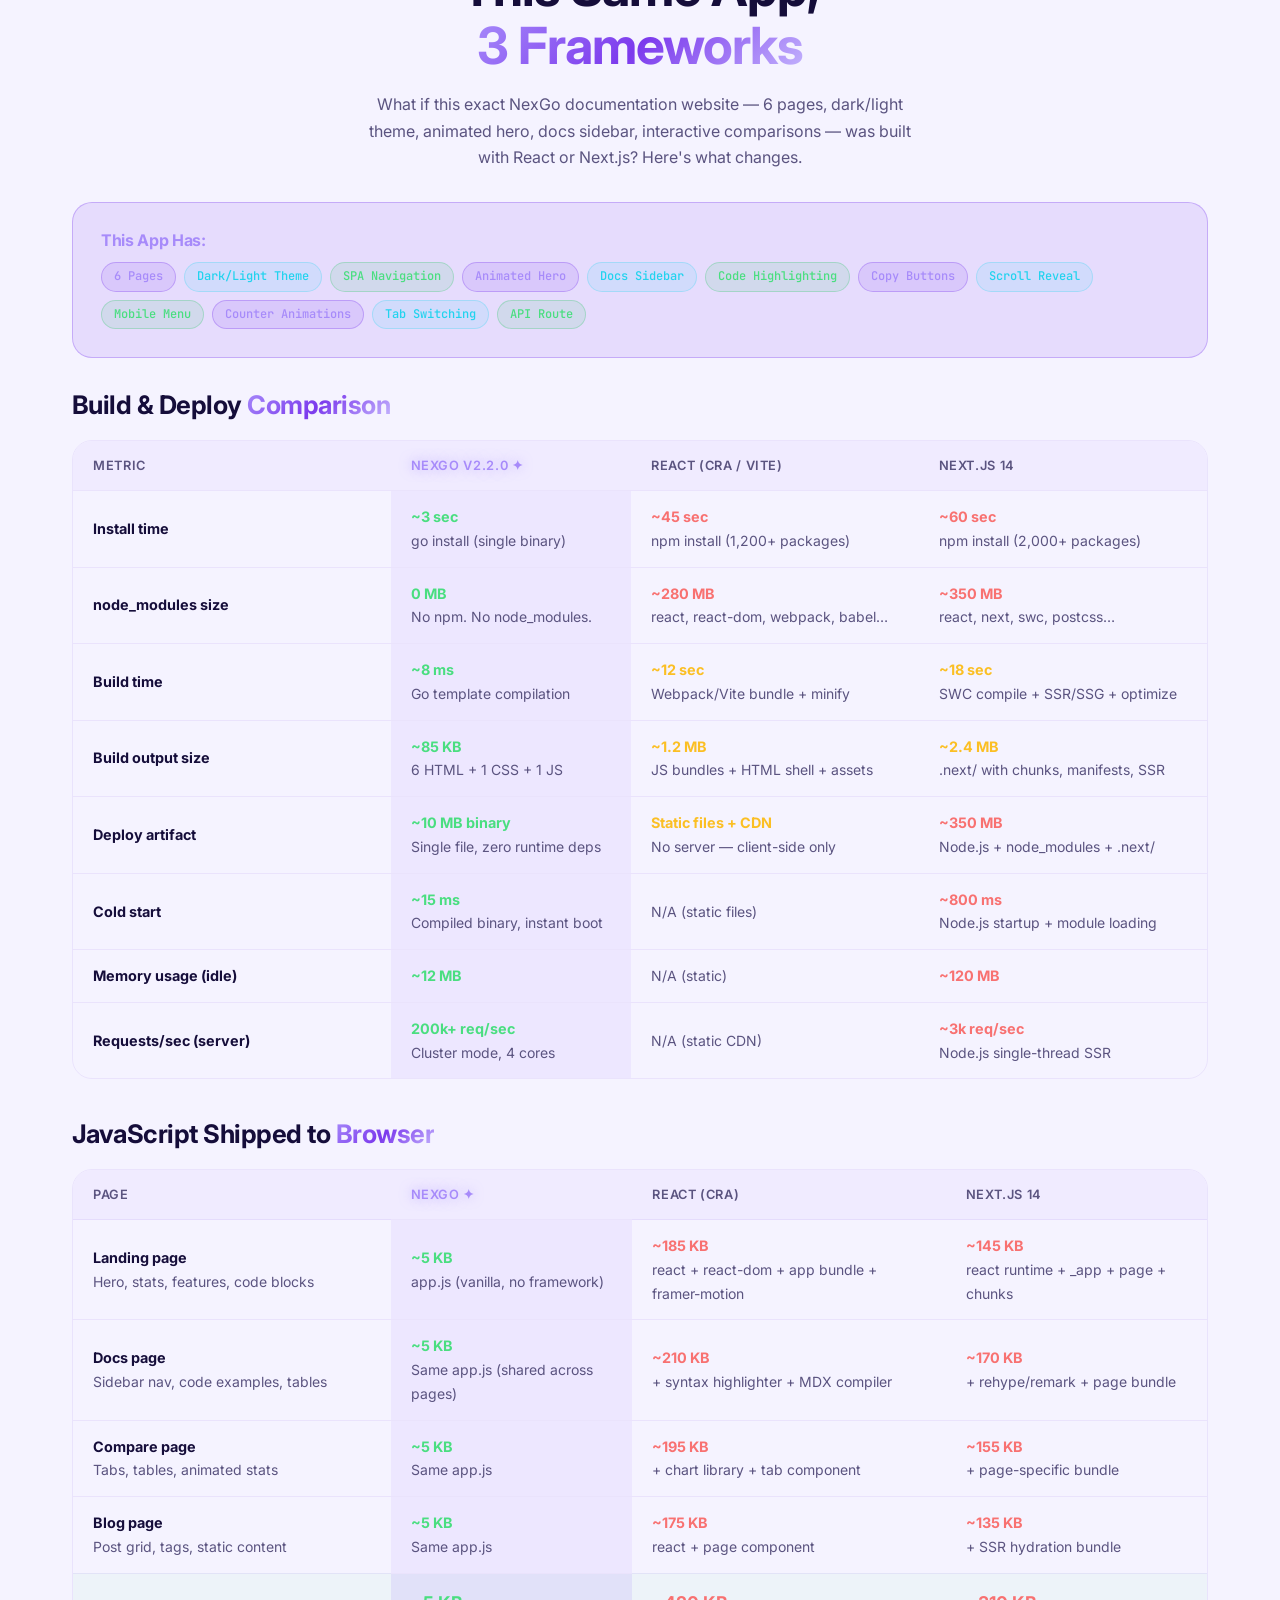
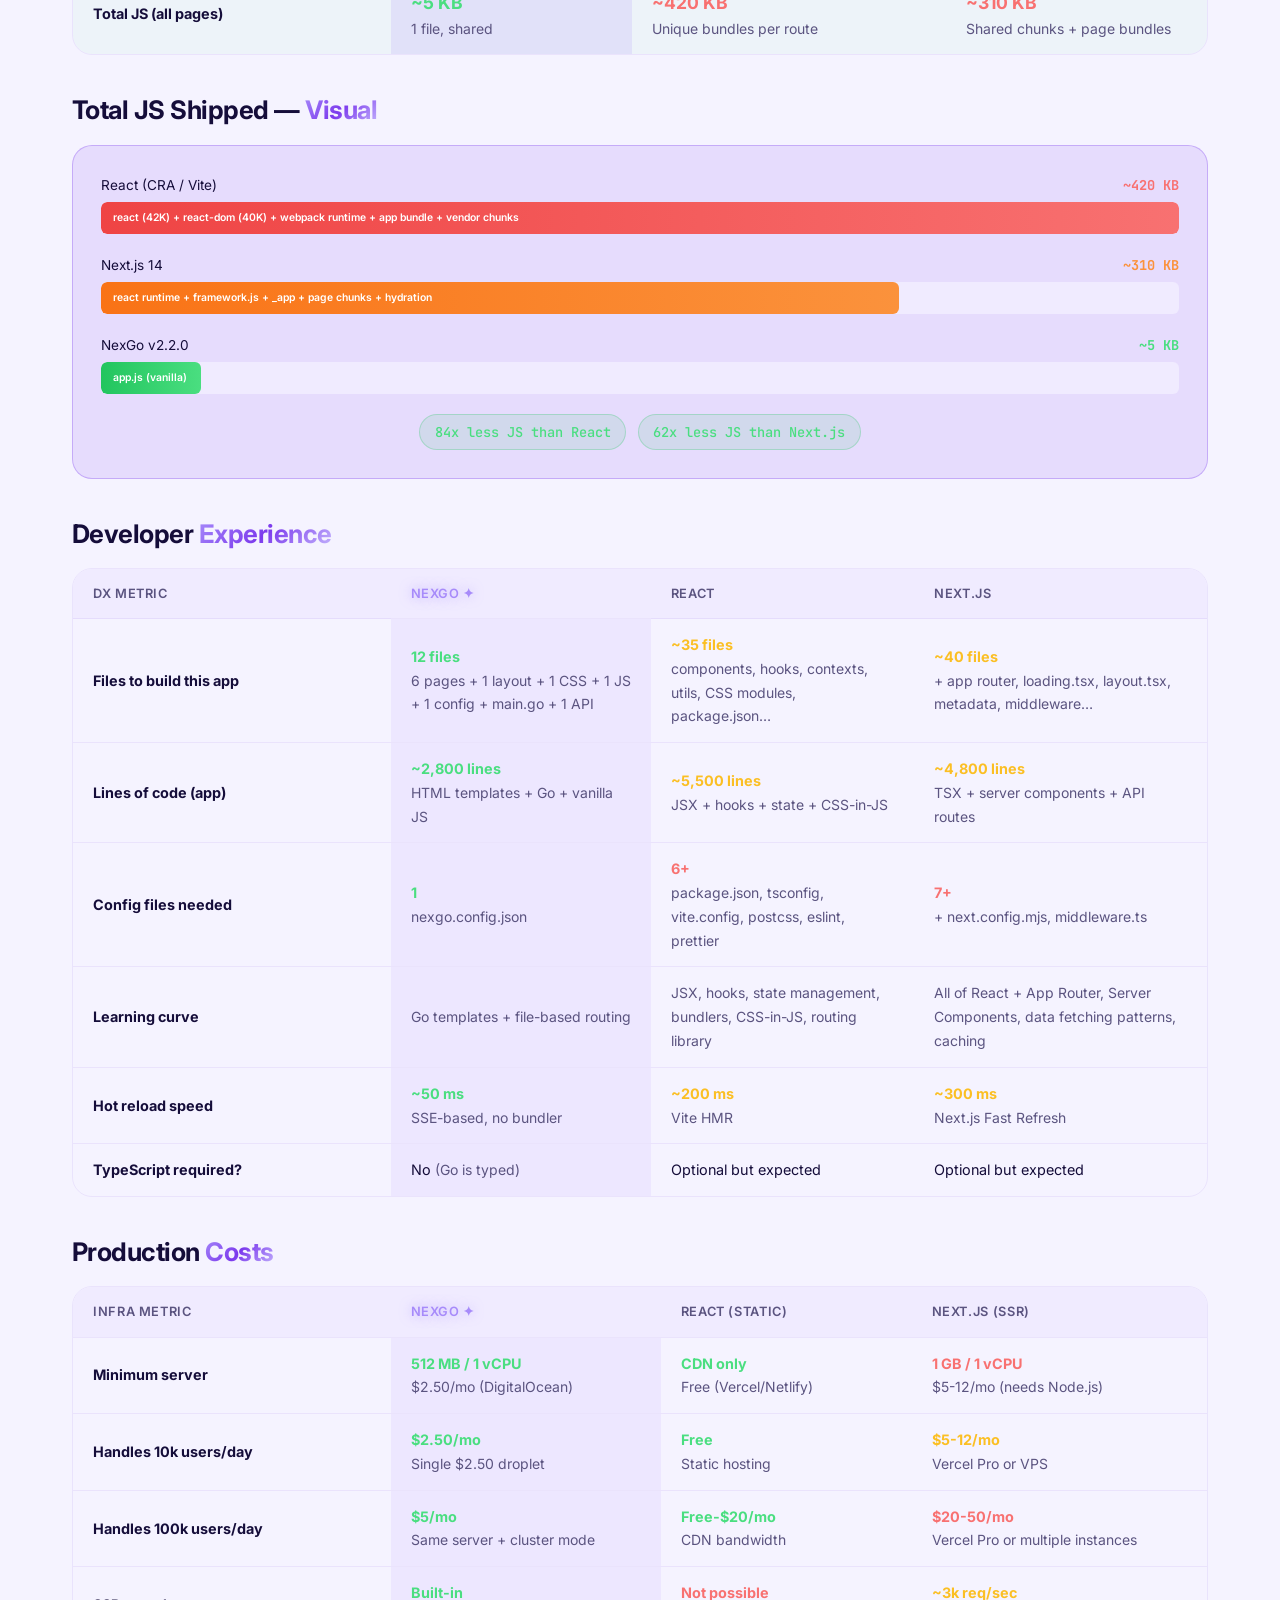
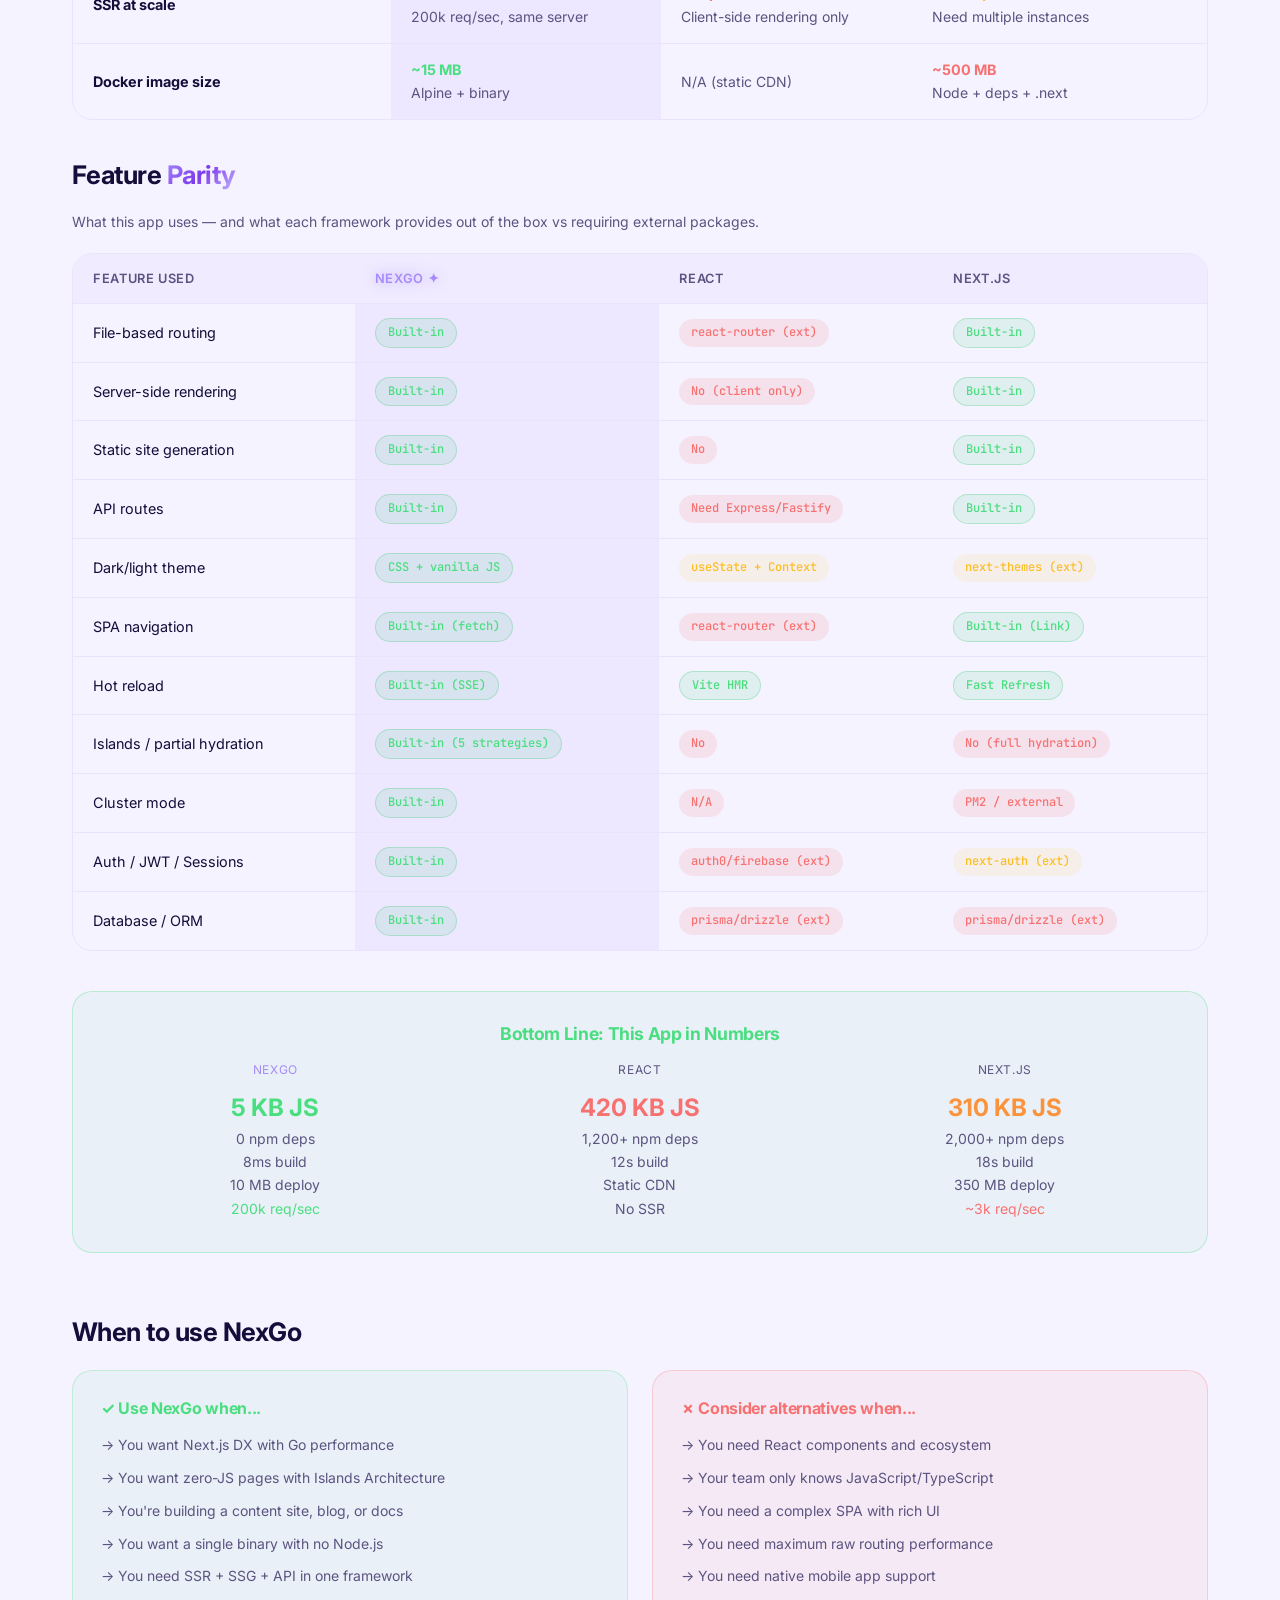
<file: .nexgo/out/compare/index.html>
<!DOCTYPE html>
<html lang="en" data-theme="dark">
<head>
  <meta charset="UTF-8">
  <meta name="viewport" content="width=device-width, initial-scale=1.0">
  <title>nexgo-website — NexGo</title>
  <meta name="description" content="">
  <meta name="keywords" content="">
  <meta property="og:title" content="nexgo-website — NexGo">
  <meta property="og:description" content="">
  <meta property="og:type" content="website">
  <meta name="theme-color" content="#7c3aed">

  
<link href="https://fonts.googleapis.com/css2?family=Inter:wght@400;500;600;700&family=JetBrains+Mono:wght@400;500&display=swap" rel="stylesheet">
  <link rel="stylesheet" href="../static/css/global.css">

  
  <script>
    (function(){
      var t = localStorage.getItem('nexgo-theme');
      var d = window.matchMedia('(prefers-color-scheme: dark)').matches ? 'dark' : 'light';
      document.documentElement.setAttribute('data-theme', t || d);
    })();
  </script>

  <style>
     
    body { visibility: visible; }
    .page-wrapper { min-height: 100vh; display: flex; flex-direction: column; }
    main { flex: 1; }
  </style>
</head>
<body>


<header class="site-header">
  <nav class="nav-inner">
    <a href="/" class="nav-logo">
      <div class="logo-mark">N</div>
      NexGo
    </a>

    <ul class="nav-links">
      <li><a href="/">Home</a></li>
      <li><a href="/docs">Docs</a></li>
      <li><a href="/blog">Blog</a></li>
      <li><a href="/compare">Compare</a></li>
      <li><a href="/versions">Versions</a></li>
      <li><a href="/announcement" class="nav-announce">📢 v2.2.1</a></li>
      <li><span class="nav-coming-soon">Islands <span class="coming-soon-badge">Coming Soon</span></span></li>
    </ul>

    <div class="nav-actions">
      <a href="https://github.com/salmanfaris22/nexgo" target="_blank" rel="noopener" class="btn-github btn">
        
        <svg width="16" height="16" viewBox="0 0 24 24" fill="currentColor">
          <path d="M12 0C5.37 0 0 5.37 0 12c0 5.3 3.44 9.8 8.2 11.39.6.11.82-.26.82-.58 0-.28-.01-1.02-.01-2C6 21.14 5.27 19 5.27 19c-.54-1.37-1.33-1.74-1.33-1.74-1.08-.74.08-.72.08-.72 1.2.08 1.83 1.23 1.83 1.23 1.06 1.82 2.79 1.29 3.47.99.11-.77.42-1.3.76-1.6-2.65-.3-5.43-1.32-5.43-5.9 0-1.3.46-2.36 1.23-3.2-.12-.3-.53-1.52.12-3.16 0 0 1-.32 3.3 1.23a11.5 11.5 0 013-.41c1.02.01 2.04.14 3 .41 2.28-1.55 3.28-1.23 3.28-1.23.66 1.64.24 2.86.12 3.16.77.84 1.23 1.9 1.23 3.2 0 4.58-2.79 5.59-5.45 5.88.43.37.81 1.1.81 2.22 0 1.6-.01 2.9-.01 3.29 0 .32.21.7.82.58C20.56 21.79 24 17.3 24 12c0-6.63-5.37-12-12-12z"/>
        </svg>
        <span>GitHub</span>
      </a>

      <button class="theme-toggle" id="theme-toggle" aria-label="Toggle theme" title="Toggle light/dark mode">
        
        <svg width="16" height="16" fill="none" stroke="currentColor" stroke-width="2" viewBox="0 0 24 24"><path d="M21 12.79A9 9 0 1111.21 3 7 7 0 0021 12.79z"/></svg>
      </button>

      <button class="nav-mobile-toggle" id="mobile-menu-toggle" aria-label="Menu" aria-expanded="false">
        <svg class="icon-menu" width="18" height="18" fill="none" stroke="currentColor" stroke-width="2" viewBox="0 0 24 24">
          <line x1="3" y1="6" x2="21" y2="6"/>
          <line x1="3" y1="12" x2="21" y2="12"/>
          <line x1="3" y1="18" x2="21" y2="18"/>
        </svg>
        <svg class="icon-close" width="18" height="18" fill="none" stroke="currentColor" stroke-width="2" viewBox="0 0 24 24" style="display:none">
          <line x1="18" y1="6" x2="6" y2="18"/>
          <line x1="6" y1="6" x2="18" y2="18"/>
        </svg>
      </button>
    </div>
  </nav>

  
  <div class="mobile-menu" id="mobile-menu">
    <ul class="mobile-menu-links">
      <li><a href="/">Home</a></li>
      <li><a href="/docs">Docs</a></li>
      <li><a href="/blog">Blog</a></li>
      <li><a href="/compare">Compare</a></li>
      <li><a href="/versions">Versions</a></li>
      <li><a href="/announcement" class="nav-announce">📢 v2.2.1</a></li>
      <li><span class="nav-coming-soon">Islands <span class="coming-soon-badge">Coming Soon</span></span></li>
    </ul>
    <a href="https://github.com/salmanfaris22/nexgo" target="_blank" rel="noopener" class="btn-github btn mobile-github-btn">
      <svg width="16" height="16" viewBox="0 0 24 24" fill="currentColor">
        <path d="M12 0C5.37 0 0 5.37 0 12c0 5.3 3.44 9.8 8.2 11.39.6.11.82-.26.82-.58 0-.28-.01-1.02-.01-2C6 21.14 5.27 19 5.27 19c-.54-1.37-1.33-1.74-1.33-1.74-1.08-.74.08-.72.08-.72 1.2.08 1.83 1.23 1.83 1.23 1.06 1.82 2.79 1.29 3.47.99.11-.77.42-1.3.76-1.6-2.65-.3-5.43-1.32-5.43-5.9 0-1.3.46-2.36 1.23-3.2-.12-.3-.53-1.52.12-3.16 0 0 1-.32 3.3 1.23a11.5 11.5 0 013-.41c1.02.01 2.04.14 3 .41 2.28-1.55 3.28-1.23 3.28-1.23.66 1.64.24 2.86.12 3.16.77.84 1.23 1.9 1.23 3.2 0 4.58-2.79 5.59-5.45 5.88.43.37.81 1.1.81 2.22 0 1.6-.01 2.9-.01 3.29 0 .32.21.7.82.58C20.56 21.79 24 17.3 24 12c0-6.63-5.37-12-12-12z"/>
      </svg>
      <span>GitHub</span>
    </a>
  </div>
</header>


<div class="page-wrapper">
  <main id="nexgo-root">
    


<section style="padding:5rem 0 2rem;position:relative;overflow:hidden;">
  
  <div class="hero-grid" style="opacity:0.4;"></div>
  <div class="hero-beams">
    <div class="beam beam-1"></div>
    <div class="beam beam-2"></div>
    <div class="beam beam-3"></div>
    <div class="beam beam-4"></div>
    <div class="beam beam-5"></div>
  </div>
  <div class="hero-scanline"></div>
  <div class="hero-particles">
    <div class="particle particle-1"></div>
    <div class="particle particle-2"></div>
    <div class="particle particle-3"></div>
    <div class="particle particle-4"></div>
    <div class="particle particle-5"></div>
    <div class="particle particle-6"></div>
    <div class="particle particle-7"></div>
    <div class="particle particle-8"></div>
  </div>
  <div class="glow-orb glow-orb-violet" style="width:500px;height:500px;top:-200px;left:50%;transform:translateX(-50%);opacity:0.45;"></div>
  <div class="glow-orb glow-orb-cyan" style="width:300px;height:300px;top:40%;left:10%;opacity:0.2;animation:floatOrb 9s ease-in-out infinite;"></div>
  <div class="glow-orb glow-orb-violet" style="width:200px;height:200px;top:60%;right:15%;opacity:0.15;animation:floatOrb 12s ease-in-out infinite reverse;"></div>

  <div class="container" style="position:relative;z-index:1;">
    <div class="text-center mb-lg reveal">
      <div class="section-eyebrow">Framework Comparison</div>
      <h1 class="heading-xl">NexGo vs<br><span class="gradient-violet">The Alternatives</span></h1>
      <p class="text-muted" style="max-width:540px;margin:1rem auto 0;">
        How does NexGo stack up against React, Next.js, Angular, Gin, Echo, and Fiber? Here's a detailed breakdown.
      </p>
    </div>

    
    <div style="display:flex;gap:0.75rem;justify-content:center;flex-wrap:wrap;margin-bottom:4rem;" class="reveal">
      <span class="badge badge-violet">Go 1.22+</span>
      <span class="badge badge-cyan">Zero Dependencies</span>
      <span class="badge badge-green">200k+ req/s</span>
      <span class="badge" style="background:rgba(251,191,36,0.1);border-color:rgba(251,191,36,0.3);color:#ffc800;">~10MB binary</span>
      <span class="badge" style="background:rgba(244,114,182,0.1);border-color:rgba(244,114,182,0.3);color:#f472b6;">SSR + SSG + Islands</span>
    </div>

    
    <div class="grid-4 stagger" style="margin-bottom:4rem;">
      <div class="card text-center">
        <div class="stat-value" data-count="200000" data-suffix="+" style="font-size:2rem;">0</div>
        <div class="stat-label">Req/s (NexGo cluster)</div>
      </div>
      <div class="card text-center">
        <div class="stat-value" data-count="10" data-suffix="MB" style="font-size:2rem;">0</div>
        <div class="stat-label">Binary size</div>
      </div>
      <div class="card text-center">
        <div class="stat-value" data-count="0" data-suffix="" style="font-size:2rem;">0</div>
        <div class="stat-label">npm packages</div>
      </div>
      <div class="card text-center">
        <div class="stat-value" data-count="14000" data-suffix="" style="font-size:2rem;">0</div>
        <div class="stat-label">Lines of source</div>
      </div>
    </div>

    
    <div class="reveal" style="margin-bottom:4rem;">
      <h2 class="heading-md" style="margin-bottom:0.5rem;">Performance Metrics</h2>
      <p class="text-muted text-sm" style="margin-bottom:1.5rem;">
        Real-world benchmarks across DOM speed, load time, bundle size and developer experience.
      </p>

      
      <div style="display:flex;gap:0.5rem;flex-wrap:wrap;margin-bottom:1.5rem;" id="perfTabs">
        <button class="perf-tab active" data-tab="perf">Performance</button>
        <button class="perf-tab" data-tab="load">Load Time</button>
        <button class="perf-tab" data-tab="bundle">Bundle Size</button>
        <button class="perf-tab" data-tab="dx">Developer XP</button>
      </div>

      
      <div id="tab-perf" class="perf-tab-content">
        <div class="table-wrap">
          <table>
            <thead>
              <tr>
                <th>Metric</th>
                <th>React</th>
                <th>Next.js</th>
                <th style="color:#a78bfa;">NexGo ✦</th>
                <th>Angular</th>
              </tr>
            </thead>
            <tbody>
              <tr>
                <td><strong>DOM update speed</strong></td>
                <td>
                  <div style="display:flex;align-items:center;gap:8px;">
                    <div style="flex:1;height:6px;border-radius:3px;background:var(--surface-2,rgba(255,255,255,0.07));">
                      <div style="width:72%;height:100%;border-radius:3px;background:#378add;"></div>
                    </div>
                    <span style="font-size:0.75rem;font-family:var(--font-mono,monospace);color:var(--text-muted);">72/100</span>
                  </div>
                </td>
                <td>
                  <div style="display:flex;align-items:center;gap:8px;">
                    <div style="flex:1;height:6px;border-radius:3px;background:var(--surface-2,rgba(255,255,255,0.07));">
                      <div style="width:68%;height:100%;border-radius:3px;background:#ba7517;"></div>
                    </div>
                    <span style="font-size:0.75rem;font-family:var(--font-mono,monospace);color:var(--text-muted);">68/100</span>
                  </div>
                </td>
                <td style="background:rgba(139,92,246,0.12);">
                  <div style="display:flex;align-items:center;gap:8px;">
                    <div style="flex:1;height:6px;border-radius:3px;background:var(--surface-2,rgba(255,255,255,0.07));">
                      <div style="width:91%;height:100%;border-radius:3px;background:#22c55e;"></div>
                    </div>
                    <span style="font-size:0.75rem;font-family:var(--font-mono,monospace);color:#ffc800;font-weight:700;">91/100</span>
                  </div>
                </td>
                <td>
                  <div style="display:flex;align-items:center;gap:8px;">
                    <div style="flex:1;height:6px;border-radius:3px;background:var(--surface-2,rgba(255,255,255,0.07));">
                      <div style="width:65%;height:100%;border-radius:3px;background:#6b7280;"></div>
                    </div>
                    <span style="font-size:0.75rem;font-family:var(--font-mono,monospace);color:var(--text-muted);">65/100</span>
                  </div>
                </td>
              </tr>
              <tr>
                <td><strong>First render</strong></td>
                <td>
                  <div style="display:flex;align-items:center;gap:8px;">
                    <div style="flex:1;height:6px;border-radius:3px;background:var(--surface-2,rgba(255,255,255,0.07));">
                      <div style="width:60%;height:100%;border-radius:3px;background:#378add;"></div>
                    </div>
                    <span style="font-size:0.75rem;font-family:var(--font-mono,monospace);color:var(--text-muted);">60/100</span>
                  </div>
                </td>
                <td>
                  <div style="display:flex;align-items:center;gap:8px;">
                    <div style="flex:1;height:6px;border-radius:3px;background:var(--surface-2,rgba(255,255,255,0.07));">
                      <div style="width:75%;height:100%;border-radius:3px;background:#ba7517;"></div>
                    </div>
                    <span style="font-size:0.75rem;font-family:var(--font-mono,monospace);color:var(--text-muted);">75/100</span>
                  </div>
                </td>
                <td style="background:rgba(139,92,246,0.12);">
                  <div style="display:flex;align-items:center;gap:8px;">
                    <div style="flex:1;height:6px;border-radius:3px;background:var(--surface-2,rgba(255,255,255,0.07));">
                      <div style="width:88%;height:100%;border-radius:3px;background:#22c55e;"></div>
                    </div>
                    <span style="font-size:0.75rem;font-family:var(--font-mono,monospace);color:#ffc800;font-weight:700;">88/100</span>
                  </div>
                </td>
                <td>
                  <div style="display:flex;align-items:center;gap:8px;">
                    <div style="flex:1;height:6px;border-radius:3px;background:var(--surface-2,rgba(255,255,255,0.07));">
                      <div style="width:58%;height:100%;border-radius:3px;background:#6b7280;"></div>
                    </div>
                    <span style="font-size:0.75rem;font-family:var(--font-mono,monospace);color:var(--text-muted);">58/100</span>
                  </div>
                </td>
              </tr>
              <tr>
                <td><strong>Memory usage</strong></td>
                <td><span class="badge" style="background:rgba(251,191,36,0.1);border-color:rgba(251,191,36,0.3);color:#ffc800;">~120 MB</span></td>
                <td><span class="badge" style="background:rgba(239,68,68,0.1);border-color:rgba(239,68,68,0.3);color:#f87171;">~180 MB</span></td>
                <td style="background:rgba(139,92,246,0.12);"><span class="badge badge-green">~18 MB</span></td>
                <td><span class="badge" style="background:rgba(239,68,68,0.1);border-color:rgba(239,68,68,0.3);color:#f87171;">~200 MB</span></td>
              </tr>
              <tr>
                <td><strong>Concurrent requests</strong></td>
                <td><span class="badge" style="background:rgba(251,191,36,0.1);border-color:rgba(251,191,36,0.3);color:#ffc800;">Limited</span></td>
                <td><span class="badge" style="background:rgba(251,191,36,0.1);border-color:rgba(251,191,36,0.3);color:#ffc800;">Medium</span></td>
                <td style="background:rgba(139,92,246,0.12);"><span class="badge badge-green">Goroutines ∞</span></td>
                <td><span class="badge" style="background:rgba(255, 183, 0, 0.1);border-color:rgba(251,191,36,0.3);color:#ffc800;">Limited</span></td>
              </tr>
              <tr>
                <td><strong>CPU usage (idle)</strong></td>
                <td><span class="badge" style="background:rgba(251,191,36,0.1);border-color:rgba(251,191,36,0.3);color:#ffc800;">Medium</span></td>
                <td><span class="badge" style="background:rgba(239,68,68,0.1);border-color:rgba(239,68,68,0.3);color:#f87171;">High (Node)</span></td>
                <td style="background:rgba(139,92,246,0.12);"><span class="badge badge-green">Very low</span></td>
                <td><span class="badge" style="background:rgba(239,68,68,0.1);border-color:rgba(239,68,68,0.3);color:#f87171;">High</span></td>
              </tr>
            </tbody>
          </table>
        </div>
      </div>

      
      <div id="tab-load" class="perf-tab-content" style="display:none;">
        <div class="table-wrap">
          <table>
            <thead>
              <tr>
                <th>Metric</th>
                <th>React</th>
                <th>Next.js</th>
                <th style="color:#a78bfa;">NexGo ✦</th>
                <th>Angular</th>
              </tr>
            </thead>
            <tbody>
              <tr>
                <td><strong>TTFB</strong></td>
                <td><span class="badge" style="background:rgba(251,191,36,0.1);border-color:rgba(251,191,36,0.3);color:#fbbf24;">~300ms</span></td>
                <td><span class="badge" style="background:rgba(251,191,36,0.1);border-color:rgba(251,191,36,0.3);color:#fbbf24;">~200ms</span></td>
                <td style="background:rgba(139,92,246,0.12);"><span class="badge badge-green">~20ms</span></td>
                <td><span class="badge" style="background:rgba(239,68,68,0.1);border-color:rgba(239,68,68,0.3);color:#f87171;">~350ms</span></td>
              </tr>
              <tr>
                <td><strong>First Contentful Paint</strong></td>
                <td><span class="badge" style="background:rgba(239,68,68,0.1);border-color:rgba(239,68,68,0.3);color:#f87171;">~1.8s</span></td>
                <td><span class="badge" style="background:rgba(251,191,36,0.1);border-color:rgba(251,191,36,0.3);color:#fbbf24;">~0.9s</span></td>
                <td style="background:rgba(139,92,246,0.12);"><span class="badge badge-green">~0.3s</span></td>
                <td><span class="badge" style="background:rgba(239,68,68,0.1);border-color:rgba(239,68,68,0.3);color:#f87171;">~2.1s</span></td>
              </tr>
              <tr>
                <td><strong>Time to Interactive</strong></td>
                <td><span class="badge" style="background:rgba(239,68,68,0.1);border-color:rgba(239,68,68,0.3);color:#f87171;">~3.5s</span></td>
                <td><span class="badge" style="background:rgba(251,191,36,0.1);border-color:rgba(251,191,36,0.3);color:#fbbf24;">~1.5s</span></td>
                <td style="background:rgba(139,92,246,0.12);"><span class="badge badge-green">~0.5s</span></td>
                <td><span class="badge" style="background:rgba(239,68,68,0.1);border-color:rgba(239,68,68,0.3);color:#f87171;">~4s</span></td>
              </tr>
              <tr>
                <td><strong>Startup time (server)</strong></td>
                <td><span class="badge" style="background:rgba(251,191,36,0.1);border-color:rgba(251,191,36,0.3);color:#fbbf24;">~2s (Node)</span></td>
                <td><span class="badge" style="background:rgba(239,68,68,0.1);border-color:rgba(239,68,68,0.3);color:#f87171;">~4s (Node)</span></td>
                <td style="background:rgba(139,92,246,0.12);"><span class="badge badge-green">~80ms (Go)</span></td>
                <td><span class="badge" style="background:rgba(239,68,68,0.1);border-color:rgba(239,68,68,0.3);color:#f87171;">~5s (Node)</span></td>
              </tr>
              <tr>
                <td><strong>WASM load (client)</strong></td>
                <td><span class="badge" style="background:rgba(107,114,128,0.1);border-color:rgba(107,114,128,0.2);color:#9ca3af;">No WASM</span></td>
                <td><span class="badge" style="background:rgba(107,114,128,0.1);border-color:rgba(107,114,128,0.2);color:#9ca3af;">No WASM</span></td>
                <td style="background:rgba(139,92,246,0.12);"><span class="badge" style="background:rgba(251,191,36,0.1);border-color:rgba(251,191,36,0.3);color:#fbbf24;">~50–200ms</span></td>
                <td><span class="badge" style="background:rgba(107,114,128,0.1);border-color:rgba(107,114,128,0.2);color:#9ca3af;">No WASM</span></td>
              </tr>
            </tbody>
          </table>
        </div>
      </div>

      
      <div id="tab-bundle" class="perf-tab-content" style="display:none;">
        <div class="table-wrap">
          <table>
            <thead>
              <tr>
                <th>Metric</th>
                <th>React</th>
                <th>Next.js</th>
                <th style="color:#a78bfa;">NexGo ✦</th>
                <th>Angular</th>
              </tr>
            </thead>
            <tbody>
              <tr>
                <td><strong>JS bundle (min+gzip)</strong></td>
                <td><span class="badge" style="background:rgba(239,68,68,0.1);border-color:rgba(239,68,68,0.3);color:#f87171;">~45 KB</span></td>
                <td><span class="badge" style="background:rgba(239,68,68,0.1);border-color:rgba(239,68,68,0.3);color:#f87171;">~80 KB+</span></td>
                <td style="background:rgba(139,92,246,0.12);"><span class="badge badge-green">~0 KB JS</span></td>
                <td><span class="badge" style="background:rgba(239,68,68,0.1);border-color:rgba(239,68,68,0.3);color:#f87171;">~130 KB</span></td>
              </tr>
              <tr>
                <td><strong>WASM size (TinyGo)</strong></td>
                <td><span class="badge" style="background:rgba(107,114,128,0.1);border-color:rgba(107,114,128,0.2);color:#9ca3af;">None</span></td>
                <td><span class="badge" style="background:rgba(107,114,128,0.1);border-color:rgba(107,114,128,0.2);color:#9ca3af;">None</span></td>
                <td style="background:rgba(139,92,246,0.12);"><span class="badge badge-green">~15–50 KB</span></td>
                <td><span class="badge" style="background:rgba(107,114,128,0.1);border-color:rgba(107,114,128,0.2);color:#9ca3af;">None</span></td>
              </tr>
              <tr>
                <td><strong>Server binary</strong></td>
                <td><span class="badge" style="background:rgba(239,68,68,0.1);border-color:rgba(239,68,68,0.3);color:#f87171;">Node + deps</span></td>
                <td><span class="badge" style="background:rgba(239,68,68,0.1);border-color:rgba(239,68,68,0.3);color:#f87171;">~200MB Node</span></td>
                <td style="background:rgba(139,92,246,0.12);"><span class="badge badge-green">~8 MB binary</span></td>
                <td><span class="badge" style="background:rgba(239,68,68,0.1);border-color:rgba(239,68,68,0.3);color:#f87171;">~200MB Node</span></td>
              </tr>
              <tr>
                <td><strong>Docker image size</strong></td>
                <td><span class="badge" style="background:rgba(239,68,68,0.1);border-color:rgba(239,68,68,0.3);color:#f87171;">~900 MB</span></td>
                <td><span class="badge" style="background:rgba(239,68,68,0.1);border-color:rgba(239,68,68,0.3);color:#f87171;">~1.2 GB</span></td>
                <td style="background:rgba(139,92,246,0.12);"><span class="badge badge-green">~15 MB</span></td>
                <td><span class="badge" style="background:rgba(239,68,68,0.1);border-color:rgba(239,68,68,0.3);color:#f87171;">~1.1 GB</span></td>
              </tr>
              <tr>
                <td><strong>npm dependencies</strong></td>
                <td><span class="badge" style="background:rgba(239,68,68,0.1);border-color:rgba(239,68,68,0.3);color:#f87171;">~1000+</span></td>
                <td><span class="badge" style="background:rgba(239,68,68,0.1);border-color:rgba(239,68,68,0.3);color:#f87171;">~2000+</span></td>
                <td style="background:rgba(139,92,246,0.12);"><span class="badge badge-green">0 (pure Go)</span></td>
                <td><span class="badge" style="background:rgba(239,68,68,0.1);border-color:rgba(239,68,68,0.3);color:#f87171;">~1500+</span></td>
              </tr>
            </tbody>
          </table>
        </div>
      </div>

      
      <div id="tab-dx" class="perf-tab-content" style="display:none;">
        <div class="table-wrap">
          <table>
            <thead>
              <tr>
                <th>Feature</th>
                <th>React</th>
                <th>Next.js</th>
                <th style="color:#a78bfa;">NexGo ✦</th>
                <th>Angular</th>
              </tr>
            </thead>
            <tbody>
              <tr>
                <td><strong>SSR support</strong></td>
                <td><span class="badge" style="background:rgba(251,191,36,0.1);border-color:rgba(251,191,36,0.3);color:#fbbf24;">Manual</span></td>
                <td><span class="badge badge-green">Built-in</span></td>
                <td style="background:rgba(139,92,246,0.12);"><span class="badge badge-green">Go templates</span></td>
                <td><span class="badge" style="background:rgba(251,191,36,0.1);border-color:rgba(251,191,36,0.3);color:#fbbf24;">Plugin</span></td>
              </tr>
              <tr>
                <td><strong>File-based routing</strong></td>
                <td><span class="badge" style="background:rgba(239,68,68,0.1);border-color:rgba(239,68,68,0.3);color:#f87171;">No</span></td>
                <td><span class="badge badge-green">Yes</span></td>
                <td style="background:rgba(139,92,246,0.12);"><span class="badge badge-violet">In progress</span></td>
                <td><span class="badge" style="background:rgba(239,68,68,0.1);border-color:rgba(239,68,68,0.3);color:#f87171;">No</span></td>
              </tr>
              <tr>
                <td><strong>Hot reload</strong></td>
                <td><span class="badge badge-green">Yes</span></td>
                <td><span class="badge badge-green">Yes</span></td>
                <td style="background:rgba(139,92,246,0.12);"><span class="badge badge-green">Yes (SSE)</span></td>
                <td><span class="badge badge-green">Yes</span></td>
              </tr>
              <tr>
                <td><strong>Language</strong></td>
                <td><span class="badge" style="background:rgba(255,255,0,0.08);border-color:rgba(255,255,0,0.2);color:#facc15;">JS / TS</span></td>
                <td><span class="badge" style="background:rgba(255,255,0,0.08);border-color:rgba(255,255,0,0.2);color:#facc15;">JS / TS</span></td>
                <td style="background:rgba(139,92,246,0.12);"><span class="badge badge-cyan">Pure Go</span></td>
                <td><span class="badge" style="background:rgba(255,255,0,0.08);border-color:rgba(255,255,0,0.2);color:#facc15;">TypeScript</span></td>
              </tr>
              <tr>
                <td><strong>Deploy complexity</strong></td>
                <td><span class="badge" style="background:rgba(251,191,36,0.1);border-color:rgba(251,191,36,0.3);color:#fbbf24;">Medium</span></td>
                <td><span class="badge" style="background:rgba(239,68,68,0.1);border-color:rgba(239,68,68,0.3);color:#f87171;">High</span></td>
                <td style="background:rgba(139,92,246,0.12);"><span class="badge badge-green">1 binary</span></td>
                <td><span class="badge" style="background:rgba(239,68,68,0.1);border-color:rgba(239,68,68,0.3);color:#f87171;">High</span></td>
              </tr>
              <tr>
                <td><strong>Learning curve</strong></td>
                <td><span class="badge" style="background:rgba(251,191,36,0.1);border-color:rgba(251,191,36,0.3);color:#fbbf24;">Medium</span></td>
                <td><span class="badge" style="background:rgba(251,191,36,0.1);border-color:rgba(251,191,36,0.3);color:#fbbf24;">Medium</span></td>
                <td style="background:rgba(139,92,246,0.12);"><span class="badge badge-green">Low (if Go)</span></td>
                <td><span class="badge" style="background:rgba(239,68,68,0.1);border-color:rgba(239,68,68,0.3);color:#f87171;">High</span></td>
              </tr>
              <tr>
                <td><strong>SEO Package</strong></td>
                <td><span class="badge" style="background:rgba(251,191,36,0.1);border-color:rgba(251,191,36,0.3);color:#fbbf24;">Manual (next-seo)</span></td>
                <td><span class="badge" style="background:rgba(251,191,36,0.1);border-color:rgba(251,191,36,0.3);color:#fbbf24;">next/metadata</span></td>
                <td style="background:rgba(139,92,246,0.12);"><span class="badge badge-green">Built-in (pkg/seo)</span></td>
                <td><span class="badge" style="background:rgba(239,68,68,0.1);border-color:rgba(239,68,68,0.3);color:#f87171;">Manual</span></td>
              </tr>
              <tr>
                <td><strong>Streaming SSR</strong></td>
                <td><span class="badge badge-green">React Suspense</span></td>
                <td><span class="badge badge-green">Built-in</span></td>
                <td style="background:rgba(139,92,246,0.12);"><span class="badge badge-green">Built-in (pkg/stream)</span></td>
                <td><span class="badge" style="background:rgba(239,68,68,0.1);border-color:rgba(239,68,68,0.3);color:#f87171;">No</span></td>
              </tr>
              <tr>
                <td><strong>ISR</strong></td>
                <td><span class="badge" style="background:rgba(239,68,68,0.1);border-color:rgba(239,68,68,0.3);color:#f87171;">No</span></td>
                <td><span class="badge badge-green">Built-in</span></td>
                <td style="background:rgba(139,92,246,0.12);"><span class="badge badge-green">Built-in (pkg/isr)</span></td>
                <td><span class="badge" style="background:rgba(239,68,68,0.1);border-color:rgba(239,68,68,0.3);color:#f87171;">No</span></td>
              </tr>
              <tr>
                <td><strong>Worker Pools</strong></td>
                <td><span class="badge" style="background:rgba(239,68,68,0.1);border-color:rgba(239,68,68,0.3);color:#f87171;">No</span></td>
                <td><span class="badge" style="background:rgba(251,191,36,0.1);border-color:rgba(251,191,36,0.3);color:#fbbf24;">Node threads</span></td>
                <td style="background:rgba(139,92,246,0.12);"><span class="badge badge-green">Built-in (pkg/worker)</span></td>
                <td><span class="badge" style="background:rgba(239,68,68,0.1);border-color:rgba(239,68,68,0.3);color:#f87171;">No</span></td>
              </tr>
              <tr>
                <td><strong>Response Caching</strong></td>
                <td><span class="badge" style="background:rgba(239,68,68,0.1);border-color:rgba(239,68,68,0.3);color:#f87171;">No</span></td>
                <td><span class="badge" style="background:rgba(251,191,36,0.1);border-color:rgba(251,191,36,0.3);color:#fbbf24;">Manual</span></td>
                <td style="background:rgba(139,92,246,0.12);"><span class="badge badge-green">Built-in (pkg/api)</span></td>
                <td><span class="badge" style="background:rgba(239,68,68,0.1);border-color:rgba(239,68,68,0.3);color:#f87171;">No</span></td>
              </tr>
              <tr>
                <td><strong>Parallel Data Loading</strong></td>
                <td><span class="badge" style="background:rgba(251,191,36,0.1);border-color:rgba(251,191,36,0.3);color:#fbbf24;">Promise.all</span></td>
                <td><span class="badge badge-green">Built-in</span></td>
                <td style="background:rgba(139,92,246,0.12);"><span class="badge badge-green">Built-in (pkg/renderer)</span></td>
                <td><span class="badge" style="background:rgba(239,68,68,0.1);border-color:rgba(239,68,68,0.3);color:#f87171;">No</span></td>
              </tr>
              <tr>
                <td><strong>Template Caching</strong></td>
                <td><span class="badge" style="background:rgba(239,68,68,0.1);border-color:rgba(239,68,68,0.3);color:#f87171;">No</span></td>
                <td><span class="badge" style="background:rgba(251,191,36,0.1);border-color:rgba(251,191,36,0.3);color:#fbbf24;">React cache</span></td>
                <td style="background:rgba(139,92,246,0.12);"><span class="badge badge-green">Built-in (pkg/renderer)</span></td>
                <td><span class="badge" style="background:rgba(239,68,68,0.1);border-color:rgba(239,68,68,0.3);color:#f87171;">No</span></td>
              </tr>
              <tr>
                <td><strong>JWT Auth</strong></td>
                <td><span class="badge" style="background:rgba(251,191,36,0.1);border-color:rgba(251,191,36,0.3);color:#fbbf24;">Manual</span></td>
                <td><span class="badge" style="background:rgba(251,191,36,0.1);border-color:rgba(251,191,36,0.3);color:#fbbf24;">next-auth</span></td>
                <td style="background:rgba(139,92,246,0.12);"><span class="badge badge-green">Built-in (pkg/auth)</span></td>
                <td><span class="badge" style="background:rgba(251,191,36,0.1);border-color:rgba(251,191,36,0.3);color:#fbbf24;">Manual</span></td>
              </tr>
              <tr>
                <td><strong>Session Management</strong></td>
                <td><span class="badge" style="background:rgba(239,68,68,0.1);border-color:rgba(239,68,68,0.3);color:#f87171;">No</span></td>
                <td><span class="badge" style="background:rgba(251,191,36,0.1);border-color:rgba(251,191,36,0.3);color:#fbbf24;">Manual</span></td>
                <td style="background:rgba(139,92,246,0.12);"><span class="badge badge-green">Built-in (pkg/session)</span></td>
                <td><span class="badge" style="background:rgba(239,68,68,0.1);border-color:rgba(239,68,68,0.3);color:#f87171;">No</span></td>
              </tr>
              <tr>
                <td><strong>WebSocket</strong></td>
                <td><span class="badge" style="background:rgba(251,191,36,0.1);border-color:rgba(251,191,36,0.3);color:#fbbf24;">Manual</span></td>
                <td><span class="badge" style="background:rgba(251,191,36,0.1);border-color:rgba(251,191,36,0.3);color:#fbbf24;">Manual</span></td>
                <td style="background:rgba(139,92,246,0.12);"><span class="badge badge-green">Built-in (pkg/websocket)</span></td>
                <td><span class="badge" style="background:rgba(251,191,36,0.1);border-color:rgba(251,191,36,0.3);color:#fbbf24;">Manual</span></td>
              </tr>
              <tr>
                <td><strong>Database/ORM</strong></td>
                <td><span class="badge" style="background:rgba(239,68,68,0.1);border-color:rgba(239,68,68,0.3);color:#f87171;">No</span></td>
                <td><span class="badge" style="background:rgba(251,191,36,0.1);border-color:rgba(251,191,36,0.3);color:#fbbf24;">Prisma (ext)</span></td>
                <td style="background:rgba(139,92,246,0.12);"><span class="badge badge-green">Built-in (pkg/orm)</span></td>
                <td><span class="badge" style="background:rgba(239,68,68,0.1);border-color:rgba(239,68,68,0.3);color:#f87171;">No</span></td>
              </tr>
              <tr>
                <td><strong>i18n</strong></td>
                <td><span class="badge" style="background:rgba(251,191,36,0.1);border-color:rgba(251,191,36,0.3);color:#fbbf24;">react-intl</span></td>
                <td><span class="badge" style="background:rgba(251,191,36,0.1);border-color:rgba(251,191,36,0.3);color:#fbbf24;">next-intl</span></td>
                <td style="background:rgba(139,92,246,0.12);"><span class="badge badge-green">Built-in (pkg/i18n)</span></td>
                <td><span class="badge badge-green">Built-in</span></td>
              </tr>
              <tr>
                <td><strong>Rate Limiting</strong></td>
                <td><span class="badge" style="background:rgba(239,68,68,0.1);border-color:rgba(239,68,68,0.3);color:#f87171;">No</span></td>
                <td><span class="badge" style="background:rgba(251,191,36,0.1);border-color:rgba(251,191,36,0.3);color:#fbbf24;">Manual</span></td>
                <td style="background:rgba(139,92,246,0.12);"><span class="badge badge-green">Built-in (pkg/ratelimit)</span></td>
                <td><span class="badge" style="background:rgba(239,68,68,0.1);border-color:rgba(239,68,68,0.3);color:#f87171;">No</span></td>
              </tr>
              <tr>
                <td><strong>Deployment Adapters</strong></td>
                <td><span class="badge" style="background:rgba(239,68,68,0.1);border-color:rgba(239,68,68,0.3);color:#f87171;">No</span></td>
                <td><span class="badge" style="background:rgba(251,191,36,0.1);border-color:rgba(251,191,36,0.3);color:#fbbf24;">Vercel only</span></td>
                <td style="background:rgba(139,92,246,0.12);"><span class="badge badge-green">8 platforms built-in</span></td>
                <td><span class="badge" style="background:rgba(239,68,68,0.1);border-color:rgba(239,68,68,0.3);color:#f87171;">No</span></td>
              </tr>
              <tr>
                <td><strong>Plugin System</strong></td>
                <td><span class="badge" style="background:rgba(239,68,68,0.1);border-color:rgba(239,68,68,0.3);color:#f87171;">No</span></td>
                <td><span class="badge" style="background:rgba(239,68,68,0.1);border-color:rgba(239,68,68,0.3);color:#f87171;">No</span></td>
                <td style="background:rgba(139,92,246,0.12);"><span class="badge badge-green">Built-in (pkg/plugin)</span></td>
                <td><span class="badge" style="background:rgba(239,68,68,0.1);border-color:rgba(239,68,68,0.3);color:#f87171;">No</span></td>
              </tr>
              <tr>
                <td><strong>Cluster Mode</strong></td>
                <td><span class="badge" style="background:rgba(239,68,68,0.1);border-color:rgba(239,68,68,0.3);color:#f87171;">No</span></td>
                <td><span class="badge" style="background:rgba(239,68,68,0.1);border-color:rgba(239,68,68,0.3);color:#f87171;">No</span></td>
                <td style="background:rgba(139,92,246,0.12);"><span class="badge badge-green">Built-in (pkg/cluster)</span></td>
                <td><span class="badge" style="background:rgba(239,68,68,0.1);border-color:rgba(239,68,68,0.3);color:#f87171;">No</span></td>
              </tr>
              <tr>
                <td><strong>Islands Architecture</strong></td>
                <td><span class="badge" style="background:rgba(239,68,68,0.1);border-color:rgba(239,68,68,0.3);color:#f87171;">No</span></td>
                <td><span class="badge" style="background:rgba(239,68,68,0.1);border-color:rgba(239,68,68,0.3);color:#f87171;">No</span></td>
                <td style="background:rgba(139,92,246,0.12);"><span class="badge badge-green">Built-in (pkg/islands)</span></td>
                <td><span class="badge" style="background:rgba(239,68,68,0.1);border-color:rgba(239,68,68,0.3);color:#f87171;">No</span></td>
              </tr>
              <tr>
                <td><strong>Selective Hydration</strong></td>
                <td><span class="badge" style="background:rgba(251,191,36,0.1);border-color:rgba(251,191,36,0.3);color:#fbbf24;">React Suspense</span></td>
                <td><span class="badge" style="background:rgba(251,191,36,0.1);border-color:rgba(251,191,36,0.3);color:#fbbf24;">Partial (RSC)</span></td>
                <td style="background:rgba(139,92,246,0.12);"><span class="badge badge-green">5 strategies</span></td>
                <td><span class="badge" style="background:rgba(239,68,68,0.1);border-color:rgba(239,68,68,0.3);color:#f87171;">No</span></td>
              </tr>
              <tr>
                <td><strong>Zero-JS Pages</strong></td>
                <td><span class="badge" style="background:rgba(239,68,68,0.1);border-color:rgba(239,68,68,0.3);color:#f87171;">No (~85KB min)</span></td>
                <td><span class="badge" style="background:rgba(239,68,68,0.1);border-color:rgba(239,68,68,0.3);color:#f87171;">No (~80KB min)</span></td>
                <td style="background:rgba(139,92,246,0.12);"><span class="badge badge-green">Yes (0 KB)</span></td>
                <td><span class="badge" style="background:rgba(239,68,68,0.1);border-color:rgba(239,68,68,0.3);color:#f87171;">No</span></td>
              </tr>
            </tbody>
          </table>
        </div>
      </div>
    </div>
    

    
    <div class="reveal" style="margin-bottom:4rem;">
      <div style="margin-bottom:1.5rem;">
        <div class="section-eyebrow">New in v2.2.1</div>
        <h2 class="heading-md" style="margin-bottom:0.5rem;">SEO Killer Mode: <span class="gradient-violet">NexGo vs The World</span></h2>
        <p class="text-muted text-sm">22 SEO features compared across 4 frameworks. NexGo has them all built-in.</p>
      </div>
      <div class="table-wrap">
        <table>
          <thead>
            <tr>
              <th>Feature</th>
              <th style="color:#a78bfa;">NexGo v2.2.1 ✦</th>
              <th>Next.js 15</th>
              <th>Hugo</th>
              <th>Astro</th>
            </tr>
          </thead>
          <tbody>
            <tr><td><strong>Auto sitemap.xml</strong></td><td style="background:rgba(139,92,246,0.12);"><span class="badge badge-green">Built-in</span></td><td>Convention file</td><td><span class="badge badge-green">Built-in</span></td><td>Plugin</td></tr>
            <tr><td><strong>Auto robots.txt</strong></td><td style="background:rgba(139,92,246,0.12);"><span class="badge badge-green">Built-in</span></td><td>Convention file</td><td><span class="badge badge-green">Built-in</span></td><td>Plugin</td></tr>
            <tr><td><strong>Auto canonical URLs</strong></td><td style="background:rgba(139,92,246,0.12);"><span class="badge badge-green">Built-in</span></td><td>Manual</td><td>Manual</td><td>Plugin</td></tr>
            <tr><td><strong>JSON-LD structured data</strong></td><td style="background:rgba(139,92,246,0.12);"><span class="badge badge-green">10+ types</span></td><td>Manual</td><td>Manual</td><td>Plugin</td></tr>
            <tr><td><strong>OpenGraph + Twitter Cards</strong></td><td style="background:rgba(139,92,246,0.12);"><span class="badge badge-green">Built-in</span></td><td><code>metadata</code> API</td><td>Manual</td><td>Plugin</td></tr>
            <tr><td><strong>Article OG tags</strong></td><td style="background:rgba(139,92,246,0.12);"><span class="badge badge-green">Built-in</span></td><td>Manual</td><td>Manual</td><td>Manual</td></tr>
            <tr><td><strong>Hreflang alternates</strong></td><td style="background:rgba(139,92,246,0.12);"><span class="badge badge-green">Built-in</span></td><td>Manual</td><td><span class="badge badge-green">Built-in</span></td><td>Plugin</td></tr>
            <tr><td><strong>RSS feed generation</strong></td><td style="background:rgba(139,92,246,0.12);"><span class="badge badge-green">Built-in</span></td><td>Manual</td><td><span class="badge badge-green">Built-in</span></td><td>Plugin</td></tr>
            <tr><td><strong>BreadcrumbList schema</strong></td><td style="background:rgba(139,92,246,0.12);"><span class="badge badge-green">Auto from URL</span></td><td>Manual</td><td>Manual</td><td>Manual</td></tr>
            <tr><td><strong>FAQ schema</strong></td><td style="background:rgba(139,92,246,0.12);"><span class="badge badge-green">Built-in</span></td><td>Manual</td><td>Manual</td><td>Manual</td></tr>
            <tr><td><strong>Product schema</strong></td><td style="background:rgba(139,92,246,0.12);"><span class="badge badge-green">Built-in</span></td><td>Manual</td><td>Manual</td><td>Manual</td></tr>
            <tr><td><strong>Core Web Vitals tracking</strong></td><td style="background:rgba(139,92,246,0.12);"><span class="badge badge-green">Built-in</span></td><td>Package</td><td>N/A</td><td>Plugin</td></tr>
            <tr><td><strong>SEO audit/validation</strong></td><td style="background:rgba(139,92,246,0.12);"><span class="badge badge-green">Built-in</span></td><td>Plugin</td><td>N/A</td><td>Plugin</td></tr>
            <tr><td><strong>Title templates</strong></td><td style="background:rgba(139,92,246,0.12);"><span class="badge badge-green">Built-in</span></td><td>Manual</td><td><span class="badge badge-green">Built-in</span></td><td>Manual</td></tr>
            <tr><td><strong>301/302 redirects</strong></td><td style="background:rgba(139,92,246,0.12);"><span class="badge badge-green">Config-based</span></td><td>Config</td><td>Config</td><td>Config</td></tr>
            <tr><td><strong>Trailing slash normalization</strong></td><td style="background:rgba(139,92,246,0.12);"><span class="badge badge-green">Built-in</span></td><td>Config</td><td>Config</td><td>Config</td></tr>
            <tr><td><strong>Preload/prefetch hints</strong></td><td style="background:rgba(139,92,246,0.12);"><span class="badge badge-green">Template func</span></td><td>Manual</td><td>Manual</td><td>Manual</td></tr>
            <tr><td><strong>URL slug helpers</strong></td><td style="background:rgba(139,92,246,0.12);"><span class="badge badge-green">Built-in</span></td><td>Manual</td><td><span class="badge badge-green">Built-in</span></td><td>Manual</td></tr>
            <tr><td><strong>SEO HTTP headers</strong></td><td style="background:rgba(139,92,246,0.12);"><span class="badge badge-green">Auto</span></td><td>Manual</td><td>N/A</td><td>Manual</td></tr>
            <tr><td><strong>HSTS header</strong></td><td style="background:rgba(139,92,246,0.12);"><span class="badge badge-green">Built-in</span></td><td>Manual</td><td>N/A</td><td>Manual</td></tr>
            <tr><td><strong>Content-Language header</strong></td><td style="background:rgba(139,92,246,0.12);"><span class="badge badge-green">Auto</span></td><td>Manual</td><td>Manual</td><td>Manual</td></tr>
            <tr><td><strong>Default SEO scaffold</strong></td><td style="background:rgba(139,92,246,0.12);"><span class="badge badge-green"><code>nexgo create</code></span></td><td>N/A</td><td>N/A</td><td>N/A</td></tr>
          </tbody>
        </table>
      </div>
    </div>

    
    <div class="reveal" style="margin-bottom:4rem;">
      <h2 class="heading-md" style="margin-bottom:0.5rem;">NexGo vs Next.js vs React: <span class="gradient-violet">Deep SEO Comparison</span></h2>
      <p class="text-muted text-sm" style="margin-bottom:1.5rem;">A deep 3-column comparison across 11 SEO categories.</p>
      <div class="table-wrap">
        <table>
          <thead>
            <tr>
              <th>Category</th>
              <th style="color:#a78bfa;">NexGo v2.2.1 ✦</th>
              <th>Next.js 15</th>
              <th>React SPA</th>
            </tr>
          </thead>
          <tbody>
            <tr><td colspan="4" style="background:var(--surface-2);font-weight:700;font-size:0.8rem;text-transform:uppercase;letter-spacing:0.05em;color:var(--violet-light);">Rendering &amp; Crawlability</td></tr>
            <tr><td>Server-Side Rendering</td><td style="background:rgba(139,92,246,0.12);"><span class="badge badge-green">Built-in (Go templates)</span></td><td><span class="badge badge-green">Built-in (RSC)</span></td><td><span class="cross">✗</span> Client-only</td></tr>
            <tr><td>Static Site Generation</td><td style="background:rgba(139,92,246,0.12);"><span class="badge badge-green">Built-in</span></td><td><span class="badge badge-green">Built-in</span></td><td><span class="cross">✗</span> No</td></tr>
            <tr><td>Zero-JS pages</td><td style="background:rgba(139,92,246,0.12);"><span class="badge badge-green">Yes (0 KB default)</span></td><td><span class="cross">✗</span> ~80KB min</td><td><span class="cross">✗</span> ~45KB min</td></tr>
            <tr><td>Islands Architecture</td><td style="background:rgba(139,92,246,0.12);"><span class="badge badge-green">5 hydration strategies</span></td><td><span class="cross">✗</span> No</td><td><span class="cross">✗</span> No</td></tr>

            <tr><td colspan="4" style="background:var(--surface-2);font-weight:700;font-size:0.8rem;text-transform:uppercase;letter-spacing:0.05em;color:var(--violet-light);">Meta Tags &amp; Head Management</td></tr>
            <tr><td>Title templates</td><td style="background:rgba(139,92,246,0.12);"><span class="badge badge-green">Config-based</span></td><td>Manual in <code>metadata</code></td><td>Manual (react-helmet)</td></tr>
            <tr><td>Meta description</td><td style="background:rgba(139,92,246,0.12);"><span class="badge badge-green">seoTags() auto</span></td><td><code>metadata</code> API</td><td>Manual</td></tr>
            <tr><td>Canonical URL</td><td style="background:rgba(139,92,246,0.12);"><span class="badge badge-green">Auto from route</span></td><td>Manual</td><td>Manual</td></tr>
            <tr><td>OpenGraph (all tags)</td><td style="background:rgba(139,92,246,0.12);"><span class="badge badge-green">1 function call</span></td><td><code>metadata.openGraph</code></td><td>Manual / react-helmet</td></tr>
            <tr><td>Twitter Cards</td><td style="background:rgba(139,92,246,0.12);"><span class="badge badge-green">Auto with OG</span></td><td><code>metadata.twitter</code></td><td>Manual</td></tr>
            <tr><td>Article OG tags</td><td style="background:rgba(139,92,246,0.12);"><span class="badge badge-green">ArticleMeta()</span></td><td>Manual</td><td>Manual</td></tr>

            <tr><td colspan="4" style="background:var(--surface-2);font-weight:700;font-size:0.8rem;text-transform:uppercase;letter-spacing:0.05em;color:var(--violet-light);">Structured Data (JSON-LD)</td></tr>
            <tr><td>WebSite schema</td><td style="background:rgba(139,92,246,0.12);"><span class="badge badge-green">websiteSchema()</span></td><td>Manual JSON</td><td>Manual JSON</td></tr>
            <tr><td>Organization schema</td><td style="background:rgba(139,92,246,0.12);"><span class="badge badge-green">orgSchema()</span></td><td>Manual JSON</td><td>Manual JSON</td></tr>
            <tr><td>Article schema</td><td style="background:rgba(139,92,246,0.12);"><span class="badge badge-green">ArticleSchema()</span></td><td>Manual JSON</td><td>Manual JSON</td></tr>
            <tr><td>BreadcrumbList</td><td style="background:rgba(139,92,246,0.12);"><span class="badge badge-green">Auto from URL</span></td><td>Manual JSON</td><td>Manual JSON</td></tr>
            <tr><td>FAQ schema</td><td style="background:rgba(139,92,246,0.12);"><span class="badge badge-green">faqSchema()</span></td><td>Manual JSON</td><td>Manual JSON</td></tr>
            <tr><td>Product schema</td><td style="background:rgba(139,92,246,0.12);"><span class="badge badge-green">ProductSchema()</span></td><td>Manual JSON</td><td>Manual JSON</td></tr>
            <tr><td>Review schema</td><td style="background:rgba(139,92,246,0.12);"><span class="badge badge-green">ReviewSchema()</span></td><td>Manual JSON</td><td>Manual JSON</td></tr>
            <tr><td>HowTo schema</td><td style="background:rgba(139,92,246,0.12);"><span class="badge badge-green">HowToSchema()</span></td><td>Manual JSON</td><td>Manual JSON</td></tr>
            <tr><td>LocalBusiness schema</td><td style="background:rgba(139,92,246,0.12);"><span class="badge badge-green">LocalBusinessSchema()</span></td><td>Manual JSON</td><td>Manual JSON</td></tr>
            <tr><td>Generic JSON-LD</td><td style="background:rgba(139,92,246,0.12);"><span class="badge badge-green">jsonld() template</span></td><td>Manual JSON</td><td>Manual JSON</td></tr>

            <tr><td colspan="4" style="background:var(--surface-2);font-weight:700;font-size:0.8rem;text-transform:uppercase;letter-spacing:0.05em;color:var(--violet-light);">Sitemap &amp; Indexing</td></tr>
            <tr><td>Auto sitemap.xml</td><td style="background:rgba(139,92,246,0.12);"><span class="badge badge-green">From route table</span></td><td>Convention file</td><td><span class="cross">✗</span> No</td></tr>
            <tr><td>Auto robots.txt</td><td style="background:rgba(139,92,246,0.12);"><span class="badge badge-green">Config-based</span></td><td>Convention file</td><td><span class="cross">✗</span> No</td></tr>
            <tr><td>Sitemap index (50k+)</td><td style="background:rgba(139,92,246,0.12);"><span class="badge badge-green">Built-in</span></td><td>Manual</td><td><span class="cross">✗</span> No</td></tr>
            <tr><td>Hreflang in sitemap</td><td style="background:rgba(139,92,246,0.12);"><span class="badge badge-green">Built-in</span></td><td>Manual</td><td><span class="cross">✗</span> No</td></tr>

            <tr><td colspan="4" style="background:var(--surface-2);font-weight:700;font-size:0.8rem;text-transform:uppercase;letter-spacing:0.05em;color:var(--violet-light);">Internationalization</td></tr>
            <tr><td>Hreflang alternates</td><td style="background:rgba(139,92,246,0.12);"><span class="badge badge-green">Meta + Sitemap</span></td><td>Manual</td><td>Manual</td></tr>
            <tr><td>Content-Language header</td><td style="background:rgba(139,92,246,0.12);"><span class="badge badge-green">Auto</span></td><td>Manual</td><td>Manual</td></tr>
            <tr><td>i18n routing</td><td style="background:rgba(139,92,246,0.12);"><span class="badge badge-green">Built-in (pkg/i18n)</span></td><td>next-intl</td><td>react-intl</td></tr>

            <tr><td colspan="4" style="background:var(--surface-2);font-weight:700;font-size:0.8rem;text-transform:uppercase;letter-spacing:0.05em;color:var(--violet-light);">Feeds</td></tr>
            <tr><td>RSS 2.0</td><td style="background:rgba(139,92,246,0.12);"><span class="badge badge-green">RenderRSS()</span></td><td>Manual</td><td><span class="cross">✗</span> No</td></tr>
            <tr><td>Atom feed</td><td style="background:rgba(139,92,246,0.12);">Planned</td><td>Manual</td><td><span class="cross">✗</span> No</td></tr>

            <tr><td colspan="4" style="background:var(--surface-2);font-weight:700;font-size:0.8rem;text-transform:uppercase;letter-spacing:0.05em;color:var(--violet-light);">URL &amp; Routing</td></tr>
            <tr><td>Trailing slash normalization</td><td style="background:rgba(139,92,246,0.12);"><span class="badge badge-green">Middleware</span></td><td>Config</td><td>Manual</td></tr>
            <tr><td>301/302 redirects</td><td style="background:rgba(139,92,246,0.12);"><span class="badge badge-green">Config + middleware</span></td><td>next.config.js</td><td>Manual</td></tr>
            <tr><td>URL slugify</td><td style="background:rgba(139,92,246,0.12);"><span class="badge badge-green">slugify() built-in</span></td><td>Manual</td><td>Manual</td></tr>

            <tr><td colspan="4" style="background:var(--surface-2);font-weight:700;font-size:0.8rem;text-transform:uppercase;letter-spacing:0.05em;color:var(--violet-light);">Performance &amp; Core Web Vitals</td></tr>
            <tr><td>LCP / CLS / INP tracking</td><td style="background:rgba(139,92,246,0.12);"><span class="badge badge-green">Built-in script</span></td><td>web-vitals pkg</td><td>Manual</td></tr>
            <tr><td>Preload hints</td><td style="background:rgba(139,92,246,0.12);"><span class="badge badge-green">preload() template</span></td><td>Manual</td><td>Manual</td></tr>
            <tr><td>Prefetch / prerender</td><td style="background:rgba(139,92,246,0.12);"><span class="badge badge-green">Built-in</span></td><td>Link prefetch</td><td>Manual</td></tr>
            <tr><td>Server response time</td><td style="background:rgba(139,92,246,0.12);"><span class="badge badge-green">~20ms TTFB</span></td><td>~200ms TTFB</td><td>~300ms+ TTFB</td></tr>

            <tr><td colspan="4" style="background:var(--surface-2);font-weight:700;font-size:0.8rem;text-transform:uppercase;letter-spacing:0.05em;color:var(--violet-light);">HTTP Headers &amp; Security</td></tr>
            <tr><td>SEO headers (auto)</td><td style="background:rgba(139,92,246,0.12);"><span class="badge badge-green">4 headers auto</span></td><td>Manual</td><td>Manual</td></tr>
            <tr><td>HSTS</td><td style="background:rgba(139,92,246,0.12);"><span class="badge badge-green">Middleware</span></td><td>Manual</td><td>Manual</td></tr>
            <tr><td>X-Content-Type-Options</td><td style="background:rgba(139,92,246,0.12);"><span class="badge badge-green">Auto</span></td><td>Manual</td><td>Manual</td></tr>
            <tr><td>Referrer-Policy</td><td style="background:rgba(139,92,246,0.12);"><span class="badge badge-green">Auto</span></td><td>Manual</td><td>Manual</td></tr>

            <tr><td colspan="4" style="background:var(--surface-2);font-weight:700;font-size:0.8rem;text-transform:uppercase;letter-spacing:0.05em;color:var(--violet-light);">Developer Experience</td></tr>
            <tr><td>SEO scaffold on create</td><td style="background:rgba(139,92,246,0.12);"><span class="badge badge-green">nexgo create</span></td><td><span class="cross">✗</span> No</td><td><span class="cross">✗</span> No</td></tr>
            <tr><td>SEO audit in code</td><td style="background:rgba(139,92,246,0.12);"><span class="badge badge-green">AuditMeta() + AuditHTML()</span></td><td>Plugin (lighthouse)</td><td>Plugin</td></tr>
            <tr><td>SEO template functions</td><td style="background:rgba(139,92,246,0.12);"><span class="badge badge-green">22+ functions</span></td><td>~5 (metadata API)</td><td>0</td></tr>
            <tr><td>Lines of SEO code needed</td><td style="background:rgba(139,92,246,0.12);"><span class="badge badge-green">0 (zero config)</span></td><td>~50-200 per page</td><td>~100-500 per page</td></tr>

            <tr><td colspan="4" style="background:var(--surface-2);font-weight:700;font-size:0.8rem;text-transform:uppercase;letter-spacing:0.05em;color:var(--violet-light);">Pagination SEO</td></tr>
            <tr><td>rel=prev / rel=next</td><td style="background:rgba(139,92,246,0.12);"><span class="badge badge-green">Built-in</span></td><td>Manual</td><td>Manual</td></tr>
            <tr><td>Paginated canonical</td><td style="background:rgba(139,92,246,0.12);"><span class="badge badge-green">Auto</span></td><td>Manual</td><td>Manual</td></tr>
          </tbody>
        </table>
      </div>
    </div>

    
    <div class="reveal" style="margin-bottom:4rem;">
      <h2 class="heading-md" style="margin-bottom:0.5rem;">The Bottom Line</h2>
      <p class="text-muted text-sm" style="margin-bottom:1.5rem;">Quick-glance summary: how much work does SEO take in each framework?</p>
      <div class="table-wrap">
        <table>
          <thead>
            <tr>
              <th>Metric</th>
              <th style="color:#a78bfa;">NexGo v2.2.1 ✦</th>
              <th>Next.js 15</th>
              <th>React SPA</th>
            </tr>
          </thead>
          <tbody>
            <tr>
              <td><strong>Built-in SEO features</strong></td>
              <td style="background:rgba(139,92,246,0.12);"><span class="badge badge-green" style="font-size:0.85rem;font-weight:700;">50+</span></td>
              <td><span class="badge" style="background:rgba(251,191,36,0.1);border-color:rgba(251,191,36,0.3);color:#fbbf24;">~10</span></td>
              <td><span class="badge" style="background:rgba(239,68,68,0.1);border-color:rgba(239,68,68,0.3);color:#f87171;">0</span></td>
            </tr>
            <tr>
              <td><strong>npm/Go packages needed</strong></td>
              <td style="background:rgba(139,92,246,0.12);"><span class="badge badge-green">0 packages</span></td>
              <td><span class="badge" style="background:rgba(251,191,36,0.1);border-color:rgba(251,191,36,0.3);color:#fbbf24;">5-10 packages</span></td>
              <td><span class="badge" style="background:rgba(239,68,68,0.1);border-color:rgba(239,68,68,0.3);color:#f87171;">10-15+ packages</span></td>
            </tr>
            <tr>
              <td><strong>Lines of SEO code</strong></td>
              <td style="background:rgba(139,92,246,0.12);"><span class="badge badge-green">0 lines</span></td>
              <td><span class="badge" style="background:rgba(251,191,36,0.1);border-color:rgba(251,191,36,0.3);color:#fbbf24;">200-500 lines</span></td>
              <td><span class="badge" style="background:rgba(239,68,68,0.1);border-color:rgba(239,68,68,0.3);color:#f87171;">500-2000+ lines</span></td>
            </tr>
            <tr>
              <td><strong>Time to production SEO</strong></td>
              <td style="background:rgba(139,92,246,0.12);"><span class="badge badge-green">Minutes</span></td>
              <td><span class="badge" style="background:rgba(251,191,36,0.1);border-color:rgba(251,191,36,0.3);color:#fbbf24;">Hours — Days</span></td>
              <td><span class="badge" style="background:rgba(239,68,68,0.1);border-color:rgba(239,68,68,0.3);color:#f87171;">Days — Weeks</span></td>
            </tr>
            <tr>
              <td><strong>JSON-LD schema types</strong></td>
              <td style="background:rgba(139,92,246,0.12);"><span class="badge badge-green">10+ built-in</span></td>
              <td><span class="badge" style="background:rgba(251,191,36,0.1);border-color:rgba(251,191,36,0.3);color:#fbbf24;">0 (manual JSON)</span></td>
              <td><span class="badge" style="background:rgba(239,68,68,0.1);border-color:rgba(239,68,68,0.3);color:#f87171;">0 (manual JSON)</span></td>
            </tr>
            <tr>
              <td><strong>Core Web Vitals</strong></td>
              <td style="background:rgba(139,92,246,0.12);"><span class="badge badge-green">1 config flag</span></td>
              <td><span class="badge" style="background:rgba(251,191,36,0.1);border-color:rgba(251,191,36,0.3);color:#fbbf24;">web-vitals pkg</span></td>
              <td><span class="badge" style="background:rgba(239,68,68,0.1);border-color:rgba(239,68,68,0.3);color:#f87171;">web-vitals + setup</span></td>
            </tr>
            <tr>
              <td><strong>SEO audit in tests</strong></td>
              <td style="background:rgba(139,92,246,0.12);"><span class="badge badge-green">AuditMeta() built-in</span></td>
              <td><span class="badge" style="background:rgba(239,68,68,0.1);border-color:rgba(239,68,68,0.3);color:#f87171;">External tools only</span></td>
              <td><span class="badge" style="background:rgba(239,68,68,0.1);border-color:rgba(239,68,68,0.3);color:#f87171;">External tools only</span></td>
            </tr>
          </tbody>
        </table>
      </div>
    </div>

    
    <div class="reveal" style="margin-bottom:4rem;">
      <h2 class="heading-md" style="margin-bottom:1.5rem;">Feature Comparison</h2>
      <div class="table-wrap">
        <table>
          <thead>
            <tr>
              <th>Feature</th>
              <th style="color:#a78bfa;">NexGo</th>
              <th>Next.js</th>
              <th>Gin</th>
              <th>Echo</th>
              <th>Fiber</th>
            </tr>
          </thead>
          <tbody>
            <tr>
              <td><strong>Language</strong></td>
              <td><span class="badge badge-cyan">Go</span></td>
              <td><span class="badge" style="background:rgba(255,255,0,0.08);border-color:rgba(255,255,0,0.2);color:#facc15;">JS/TS</span></td>
              <td><span class="badge badge-cyan">Go</span></td>
              <td><span class="badge badge-cyan">Go</span></td>
              <td><span class="badge badge-cyan">Go</span></td>
            </tr>
            <tr>
              <td><strong>File-Based Routing</strong></td>
              <td class="check">✓</td>
              <td class="check">✓</td>
              <td class="cross">✗</td>
              <td class="cross">✗</td>
              <td class="cross">✗</td>
            </tr>
            <tr>
              <td><strong>Server-Side Rendering</strong></td>
              <td class="check">✓</td>
              <td class="check">✓</td>
              <td class="partial">~</td>
              <td class="partial">~</td>
              <td class="partial">~</td>
            </tr>
            <tr>
              <td><strong>Static Site Generation</strong></td>
              <td class="check">✓</td>
              <td class="check">✓</td>
              <td class="cross">✗</td>
              <td class="cross">✗</td>
              <td class="cross">✗</td>
            </tr>
            <tr>
              <td><strong>Hot Reload (HMR)</strong></td>
              <td class="check">✓</td>
              <td class="check">✓</td>
              <td class="cross">✗</td>
              <td class="cross">✗</td>
              <td class="cross">✗</td>
            </tr>
            <tr>
              <td><strong>Built-in Data Loaders</strong></td>
              <td class="check">✓</td>
              <td class="check">✓</td>
              <td class="cross">✗</td>
              <td class="cross">✗</td>
              <td class="cross">✗</td>
            </tr>
            <tr>
              <td><strong>API Routes</strong></td>
              <td class="check">✓</td>
              <td class="check">✓</td>
              <td class="check">✓</td>
              <td class="check">✓</td>
              <td class="check">✓</td>
            </tr>
            <tr>
              <td><strong>Layouts System</strong></td>
              <td class="check">✓</td>
              <td class="check">✓</td>
              <td class="cross">✗</td>
              <td class="cross">✗</td>
              <td class="cross">✗</td>
            </tr>
            <tr>
              <td><strong>Zero Runtime Deps</strong></td>
              <td class="check">✓</td>
              <td class="cross">✗</td>
              <td class="partial">~</td>
              <td class="partial">~</td>
              <td class="partial">~</td>
            </tr>
            <tr>
              <td><strong>Single Binary Deploy</strong></td>
              <td class="check">✓</td>
              <td class="cross">✗</td>
              <td class="check">✓</td>
              <td class="check">✓</td>
              <td class="check">✓</td>
            </tr>
            <tr>
              <td><strong>Built-in DevTools</strong></td>
              <td class="check">✓</td>
              <td class="check">✓</td>
              <td class="cross">✗</td>
              <td class="cross">✗</td>
              <td class="cross">✗</td>
            </tr>
            <tr>
              <td><strong>No Node.js Required</strong></td>
              <td class="check">✓</td>
              <td class="cross">✗</td>
              <td class="check">✓</td>
              <td class="check">✓</td>
              <td class="check">✓</td>
            </tr>
            <tr>
              <td><strong>Template Engine</strong></td>
              <td>Go html/template</td>
              <td>JSX / React</td>
              <td>Any</td>
              <td>Any</td>
              <td>HTML</td>
            </tr>
            <tr>
              <td><strong>Built-in Middleware</strong></td>
              <td class="check">✓</td>
              <td class="partial">~</td>
              <td class="check">✓</td>
              <td class="check">✓</td>
              <td class="check">✓</td>
            </tr>
            <tr>
              <td><strong>XSS Safe by Default</strong></td>
              <td class="check">✓</td>
              <td class="partial">~</td>
              <td class="partial">~</td>
              <td class="partial">~</td>
              <td class="partial">~</td>
            </tr>
            <tr>
              <td><strong>JWT Authentication</strong></td>
              <td class="check">✓</td>
              <td class="partial">~</td>
              <td class="cross">✗</td>
              <td class="cross">✗</td>
              <td class="cross">✗</td>
            </tr>
            <tr>
              <td><strong>WebSocket Support</strong></td>
              <td class="check">✓</td>
              <td class="partial">~</td>
              <td class="cross">✗</td>
              <td class="cross">✗</td>
              <td class="check">✓</td>
            </tr>
            <tr>
              <td><strong>Database/ORM</strong></td>
              <td class="check">✓</td>
              <td class="cross">✗</td>
              <td class="cross">✗</td>
              <td class="cross">✗</td>
              <td class="cross">✗</td>
            </tr>
            <tr>
              <td><strong>i18n / RTL</strong></td>
              <td class="check">✓</td>
              <td class="partial">~</td>
              <td class="cross">✗</td>
              <td class="cross">✗</td>
              <td class="cross">✗</td>
            </tr>
            <tr>
              <td><strong>Plugin System</strong></td>
              <td class="check">✓</td>
              <td class="cross">✗</td>
              <td class="cross">✗</td>
              <td class="cross">✗</td>
              <td class="cross">✗</td>
            </tr>
            <tr>
              <td><strong>Deployment Adapters</strong></td>
              <td class="check">✓</td>
              <td class="partial">~</td>
              <td class="cross">✗</td>
              <td class="cross">✗</td>
              <td class="cross">✗</td>
            </tr>
            <tr>
              <td><strong>Health Checks</strong></td>
              <td class="check">✓</td>
              <td class="cross">✗</td>
              <td class="cross">✗</td>
              <td class="cross">✗</td>
              <td class="cross">✗</td>
            </tr>
            <tr>
              <td><strong>Cluster Mode</strong></td>
              <td class="check">✓</td>
              <td class="cross">✗</td>
              <td class="cross">✗</td>
              <td class="cross">✗</td>
              <td class="cross">✗</td>
            </tr>
            <tr>
              <td><strong>Islands Architecture</strong></td>
              <td class="check">✓</td>
              <td class="cross">✗</td>
              <td class="cross">✗</td>
              <td class="cross">✗</td>
              <td class="cross">✗</td>
            </tr>
            <tr>
              <td><strong>Selective Hydration</strong></td>
              <td class="check">✓</td>
              <td class="partial">~</td>
              <td class="cross">✗</td>
              <td class="cross">✗</td>
              <td class="cross">✗</td>
            </tr>
            <tr>
              <td><strong>Zero-JS Static Pages</strong></td>
              <td class="check">✓</td>
              <td class="cross">✗</td>
              <td class="cross">✗</td>
              <td class="cross">✗</td>
              <td class="cross">✗</td>
            </tr>
          </tbody>
        </table>
      </div>
      <p style="font-size:0.75rem;color:var(--text-subtle);margin-top:0.75rem;">
        <span class="check" style="font-size:0.8rem;">✓</span> Native support &nbsp;
        <span class="partial" style="font-size:0.8rem;">~</span> Partial/Plugin &nbsp;
        <span class="cross" style="font-size:0.8rem;">✗</span> Not included
      </p>
    </div>

    
    <div class="reveal" style="margin-bottom:4rem;">
      <h2 class="heading-md" style="margin-bottom:1.5rem;">
        NexGo <span class="gradient-violet">vs Next.js</span>
      </h2>
      <div style="display:grid;grid-template-columns:1fr 1fr;gap:2rem;" class="responsive-split">
        <div class="card" style="border-color:rgba(124,58,237,0.3);background:var(--violet-dim);">
          <div style="display:flex;align-items:center;gap:0.75rem;margin-bottom:1.25rem;">
            <div class="logo-mark">N</div>
            <h3 style="font-size:1.1rem;font-weight:700;">NexGo</h3>
          </div>
          <ul style="list-style:none;display:flex;flex-direction:column;gap:0.6rem;font-size:0.875rem;">
            <li style="display:flex;gap:0.6rem;"><span class="check">✓</span> <span class="text-muted">No Node.js, no npm, no runtime</span></li>
            <li style="display:flex;gap:0.6rem;"><span class="check">✓</span> <span class="text-muted">Single ~10MB binary</span></li>
            <li style="display:flex;gap:0.6rem;"><span class="check">✓</span> <span class="text-muted">200,000+ requests per second (cluster mode)</span></li>
            <li style="display:flex;gap:0.6rem;"><span class="check">✓</span> <span class="text-muted">Go's type safety and performance</span></li>
            <li style="display:flex;gap:0.6rem;"><span class="check">✓</span> <span class="text-muted">Zero external dependencies</span></li>
            <li style="display:flex;gap:0.6rem;"><span class="check">✓</span> <span class="text-muted">Built-in auth, sessions, CSRF</span></li>
            <li style="display:flex;gap:0.6rem;"><span class="check">✓</span> <span class="text-muted">WebSockets, ORM, plugin system</span></li>
            <li style="display:flex;gap:0.6rem;"><span class="check">✓</span> <span class="text-muted">Islands Architecture — 0 KB JS by default</span></li>
            <li style="display:flex;gap:0.6rem;"><span class="check">✓</span> <span class="text-muted">5 hydration strategies (load/visible/idle/media/none)</span></li>
            <li style="display:flex;gap:0.6rem;"><span class="check">✓</span> <span class="text-muted">Deploy anywhere Go runs</span></li>
            <li style="display:flex;gap:0.6rem;"><span class="cross">✗</span> <span class="text-muted">No React ecosystem</span></li>
            <li style="display:flex;gap:0.6rem;"><span class="cross">✗</span> <span class="text-muted">Smaller community (for now)</span></li>
          </ul>
        </div>
        <div class="card">
          <div style="display:flex;align-items:center;gap:0.75rem;margin-bottom:1.25rem;">
            <div style="width:32px;height:32px;border-radius:8px;background:#000;display:flex;align-items:center;justify-content:center;color:white;font-weight:800;font-size:0.875rem;">N</div>
            <h3 style="font-size:1.1rem;font-weight:700;">Next.js</h3>
          </div>
          <ul style="list-style:none;display:flex;flex-direction:column;gap:0.6rem;font-size:0.875rem;">
            <li style="display:flex;gap:0.6rem;"><span class="check">✓</span> <span class="text-muted">Huge React ecosystem</span></li>
            <li style="display:flex;gap:0.6rem;"><span class="check">✓</span> <span class="text-muted">Large community &amp; resources</span></li>
            <li style="display:flex;gap:0.6rem;"><span class="check">✓</span> <span class="text-muted">TypeScript first-class support</span></li>
            <li style="display:flex;gap:0.6rem;"><span class="check">✓</span> <span class="text-muted">Rich component ecosystem (shadcn, etc.)</span></li>
            <li style="display:flex;gap:0.6rem;"><span class="cross">✗</span> <span class="text-muted">Requires Node.js runtime</span></li>
            <li style="display:flex;gap:0.6rem;"><span class="cross">✗</span> <span class="text-muted">Heavy node_modules (~300MB+)</span></li>
            <li style="display:flex;gap:0.6rem;"><span class="cross">✗</span> <span class="text-muted">Slower cold starts</span></li>
            <li style="display:flex;gap:0.6rem;"><span class="cross">✗</span> <span class="text-muted">~85KB JS minimum per page (React runtime)</span></li>
            <li style="display:flex;gap:0.6rem;"><span class="cross">✗</span> <span class="text-muted">Full-page hydration — no per-component control</span></li>
            <li style="display:flex;gap:0.6rem;"><span class="cross">✗</span> <span class="text-muted">Lower throughput vs Go</span></li>
          </ul>
        </div>
      </div>
    </div>

    
    <div class="reveal" style="margin-bottom:4rem;">
      <h2 class="heading-md" style="margin-bottom:1.5rem;">
        NexGo <span class="gradient-violet">vs Go Frameworks</span>
      </h2>
      <div class="table-wrap">
        <table>
          <thead>
            <tr>
              <th>Aspect</th>
              <th style="color:#a78bfa;">NexGo</th>
              <th>Gin</th>
              <th>Echo</th>
              <th>Fiber</th>
            </tr>
          </thead>
          <tbody>
            <tr>
              <td>Focus</td>
              <td>Full-stack framework</td>
              <td>HTTP router</td>
              <td>HTTP router</td>
              <td>HTTP router</td>
            </tr>
            <tr>
              <td>Template / Views</td>
              <td><span class="check">✓</span> Built-in layout system</td>
              <td>Manual setup</td>
              <td>Manual setup</td>
              <td>Manual setup</td>
            </tr>
            <tr>
              <td>Route Discovery</td>
              <td><span class="check">✓</span> Automatic (filesystem)</td>
              <td>Manual register</td>
              <td>Manual register</td>
              <td>Manual register</td>
            </tr>
            <tr>
              <td>Dev Experience</td>
              <td>Next.js-like DX</td>
              <td>Low-level API</td>
              <td>Low-level API</td>
              <td>Express-like</td>
            </tr>
            <tr>
              <td>Hot Reload</td>
              <td><span class="check">✓</span> Built-in SSE HMR</td>
              <td>Use Air/reflex</td>
              <td>Use Air/reflex</td>
              <td>Use Air/reflex</td>
            </tr>
            <tr>
              <td>DevTools</td>
              <td><span class="check">✓</span> Built-in panel</td>
              <td><span class="cross">✗</span></td>
              <td><span class="cross">✗</span></td>
              <td><span class="cross">✗</span></td>
            </tr>
            <tr>
              <td>Static Site Generation</td>
              <td><span class="check">✓</span></td>
              <td><span class="cross">✗</span></td>
              <td><span class="cross">✗</span></td>
              <td><span class="cross">✗</span></td>
            </tr>
            <tr>
              <td>Islands Architecture</td>
              <td><span class="check">✓</span> 5 hydration strategies</td>
              <td><span class="cross">✗</span></td>
              <td><span class="cross">✗</span></td>
              <td><span class="cross">✗</span></td>
            </tr>
            <tr>
              <td>Performance</td>
              <td>~200k+ req/s (cluster)</td>
              <td>~80k req/s</td>
              <td>~80k req/s</td>
              <td>~120k req/s</td>
            </tr>
          </tbody>
        </table>
      </div>
      <div class="card" style="margin-top:1rem;background:var(--violet-dim);border-color:rgba(124,58,237,0.25);">
        <p style="font-size:0.875rem;color:var(--text-muted);margin:0;">
          <strong style="color:var(--violet-light);">💡 Note:</strong>
          Gin, Echo, and Fiber are excellent HTTP routers. NexGo is a full-stack framework — the comparison is about developer experience for building complete web applications, not raw routing performance.
        </p>
      </div>
    </div>

    
    <div class="reveal" style="margin-bottom:4rem;">
      <h2 class="heading-md" style="margin-bottom:0.5rem;">
        Islands Architecture <span class="gradient-violet">Comparison</span>
      </h2>
      <p class="text-muted text-sm" style="margin-bottom:1.5rem;">
        NexGo v2.2.0 ships zero JavaScript by default with Islands, and pushes 200k+ req/sec with cluster mode.
      </p>

      
      <div class="card" style="margin-bottom:2rem;border-color:rgba(124,58,237,0.3);background:var(--violet-dim);">
        <h3 style="font-size:1rem;margin-bottom:1.25rem;color:var(--violet-light);">Blog page with 1 like button — JS shipped</h3>

        
        <div style="margin-bottom:1rem;">
          <div style="display:flex;justify-content:space-between;align-items:center;margin-bottom:0.35rem;">
            <span style="font-size:0.8rem;color:var(--text-muted);">Next.js (React)</span>
            <span style="font-size:0.8rem;font-family:var(--font-mono,monospace);color:#f87171;font-weight:700;">87.5 KB</span>
          </div>
          <div style="height:28px;border-radius:6px;background:var(--surface-2,rgba(255,255,255,0.07));overflow:hidden;">
            <div style="width:100%;height:100%;border-radius:6px;background:linear-gradient(90deg,#ef4444,#f87171);display:flex;align-items:center;padding-left:0.75rem;">
              <span style="font-size:0.65rem;color:white;font-weight:600;white-space:nowrap;">react.min.js (42KB) + react-dom.min.js (40KB) + _app.js (3.4KB) + component (1.8KB)</span>
            </div>
          </div>
        </div>

        
        <div style="margin-bottom:1rem;">
          <div style="display:flex;justify-content:space-between;align-items:center;margin-bottom:0.35rem;">
            <span style="font-size:0.8rem;color:var(--text-muted);">NexGo v2.2.0 (Islands + Cluster)</span>
            <span style="font-size:0.8rem;font-family:var(--font-mono,monospace);color:#22c55e;font-weight:700;">1.8 KB</span>
          </div>
          <div style="height:28px;border-radius:6px;background:var(--surface-2,rgba(255,255,255,0.07));overflow:hidden;">
            <div style="width:2%;min-width:120px;height:100%;border-radius:6px;background:linear-gradient(90deg,#22c55e,#4ade80);display:flex;align-items:center;padding-left:0.75rem;">
              <span style="font-size:0.65rem;color:white;font-weight:600;white-space:nowrap;">runtime (1KB) + island (0.8KB)</span>
            </div>
          </div>
        </div>

        <div style="text-align:center;margin-top:1rem;">
          <span class="badge badge-violet" style="font-size:0.9rem;padding:0.4rem 1rem;">48x smaller</span>
        </div>
      </div>

      
      <div class="table-wrap">
        <table>
          <thead>
            <tr>
              <th>Feature</th>
              <th style="color:#a78bfa;">NexGo v2.2.0 ✦</th>
              <th>Next.js</th>
              <th>Astro</th>
              <th>Fresh (Deno)</th>
            </tr>
          </thead>
          <tbody>
            <tr>
              <td><strong>Islands Architecture</strong></td>
              <td style="background:rgba(139,92,246,0.12);"><span class="badge badge-green">Yes</span></td>
              <td><span class="badge" style="background:rgba(239,68,68,0.1);border-color:rgba(239,68,68,0.3);color:#f87171;">No</span></td>
              <td><span class="badge badge-green">Yes</span></td>
              <td><span class="badge badge-green">Yes</span></td>
            </tr>
            <tr>
              <td><strong>Zero-JS by default</strong></td>
              <td style="background:rgba(139,92,246,0.12);"><span class="badge badge-green">0 KB</span></td>
              <td><span class="badge" style="background:rgba(239,68,68,0.1);border-color:rgba(239,68,68,0.3);color:#f87171;">~85 KB</span></td>
              <td><span class="badge badge-green">0 KB</span></td>
              <td><span class="badge badge-green">0 KB</span></td>
            </tr>
            <tr>
              <td><strong>Hydration strategies</strong></td>
              <td style="background:rgba(139,92,246,0.12);"><span class="badge badge-green">5 (load/visible/idle/media/none)</span></td>
              <td><span class="badge" style="background:rgba(239,68,68,0.1);border-color:rgba(239,68,68,0.3);color:#f87171;">None</span></td>
              <td><span class="badge badge-green">5 (same set)</span></td>
              <td><span class="badge" style="background:rgba(251,191,36,0.1);border-color:rgba(251,191,36,0.3);color:#fbbf24;">2 (load/visible)</span></td>
            </tr>
            <tr>
              <td><strong>Server language</strong></td>
              <td style="background:rgba(139,92,246,0.12);"><span class="badge badge-cyan">Go</span></td>
              <td><span class="badge" style="background:rgba(255,255,0,0.08);border-color:rgba(255,255,0,0.2);color:#facc15;">Node.js</span></td>
              <td><span class="badge" style="background:rgba(255,255,0,0.08);border-color:rgba(255,255,0,0.2);color:#facc15;">Node.js</span></td>
              <td><span class="badge" style="background:rgba(255,255,0,0.08);border-color:rgba(255,255,0,0.2);color:#facc15;">Deno</span></td>
            </tr>
            <tr>
              <td><strong>SSR + SSG + ISR</strong></td>
              <td style="background:rgba(139,92,246,0.12);"><span class="badge badge-green">All built-in</span></td>
              <td><span class="badge badge-green">All built-in</span></td>
              <td><span class="badge" style="background:rgba(251,191,36,0.1);border-color:rgba(251,191,36,0.3);color:#fbbf24;">SSG + SSR</span></td>
              <td><span class="badge" style="background:rgba(251,191,36,0.1);border-color:rgba(251,191,36,0.3);color:#fbbf24;">SSR only</span></td>
            </tr>
            <tr>
              <td><strong>Cold start</strong></td>
              <td style="background:rgba(139,92,246,0.12);"><span class="badge badge-green">~15ms</span></td>
              <td><span class="badge" style="background:rgba(239,68,68,0.1);border-color:rgba(239,68,68,0.3);color:#f87171;">~800ms</span></td>
              <td><span class="badge" style="background:rgba(251,191,36,0.1);border-color:rgba(251,191,36,0.3);color:#fbbf24;">~400ms</span></td>
              <td><span class="badge" style="background:rgba(251,191,36,0.1);border-color:rgba(251,191,36,0.3);color:#fbbf24;">~300ms</span></td>
            </tr>
            <tr>
              <td><strong>Memory (idle)</strong></td>
              <td style="background:rgba(139,92,246,0.12);"><span class="badge badge-green">~12 MB</span></td>
              <td><span class="badge" style="background:rgba(239,68,68,0.1);border-color:rgba(239,68,68,0.3);color:#f87171;">~120 MB</span></td>
              <td><span class="badge" style="background:rgba(251,191,36,0.1);border-color:rgba(251,191,36,0.3);color:#fbbf24;">~80 MB</span></td>
              <td><span class="badge" style="background:rgba(251,191,36,0.1);border-color:rgba(251,191,36,0.3);color:#fbbf24;">~60 MB</span></td>
            </tr>
            <tr>
              <td><strong>Deploy artifact</strong></td>
              <td style="background:rgba(139,92,246,0.12);"><span class="badge badge-green">Single binary (~12 MB)</span></td>
              <td><span class="badge" style="background:rgba(239,68,68,0.1);border-color:rgba(239,68,68,0.3);color:#f87171;">Node + node_modules</span></td>
              <td><span class="badge" style="background:rgba(251,191,36,0.1);border-color:rgba(251,191,36,0.3);color:#fbbf24;">Static files + Node</span></td>
              <td><span class="badge" style="background:rgba(251,191,36,0.1);border-color:rgba(251,191,36,0.3);color:#fbbf24;">Deno runtime</span></td>
            </tr>
            <tr>
              <td><strong>Dependencies</strong></td>
              <td style="background:rgba(139,92,246,0.12);"><span class="badge badge-green">0 (pure Go)</span></td>
              <td><span class="badge" style="background:rgba(239,68,68,0.1);border-color:rgba(239,68,68,0.3);color:#f87171;">~2000+ npm</span></td>
              <td><span class="badge" style="background:rgba(251,191,36,0.1);border-color:rgba(251,191,36,0.3);color:#fbbf24;">~500+ npm</span></td>
              <td><span class="badge badge-green">0 (Deno)</span></td>
            </tr>
            <tr>
              <td><strong>Built-in ORM/Auth/WS</strong></td>
              <td style="background:rgba(139,92,246,0.12);"><span class="badge badge-green">All included</span></td>
              <td><span class="badge" style="background:rgba(239,68,68,0.1);border-color:rgba(239,68,68,0.3);color:#f87171;">External pkgs</span></td>
              <td><span class="badge" style="background:rgba(239,68,68,0.1);border-color:rgba(239,68,68,0.3);color:#f87171;">External pkgs</span></td>
              <td><span class="badge" style="background:rgba(239,68,68,0.1);border-color:rgba(239,68,68,0.3);color:#f87171;">External pkgs</span></td>
            </tr>
          </tbody>
        </table>
      </div>

      <div class="card" style="margin-top:1rem;background:var(--violet-dim);border-color:rgba(124,58,237,0.25);">
        <p style="font-size:0.875rem;color:var(--text-muted);margin:0;">
          <strong style="color:var(--violet-light);">💡 Why Islands?</strong>
          Every Next.js page ships ~85KB of React runtime even for a static blog post. With NexGo Islands, static pages ship <strong>0 KB of JavaScript</strong>. Only interactive components load JS — and you control <em>when</em> with 5 hydration strategies.
        </p>
      </div>
    </div>

    
    <div class="reveal" style="margin-bottom:4rem;">
      <div class="text-center mb-lg">
        <div class="section-eyebrow">Real-World Comparison</div>
        <h2 class="heading-xl">This Same App,<br><span class="gradient-violet">3 Frameworks</span></h2>
        <p class="text-muted" style="max-width:560px;margin:1rem auto 0;">
          What if this exact NexGo documentation website — 6 pages, dark/light theme, animated hero, docs sidebar, interactive comparisons — was built with React or Next.js? Here's what changes.
        </p>
      </div>

      
      <div class="card" style="margin-bottom:2rem;border-color:rgba(124,58,237,0.3);background:var(--violet-dim);">
        <h3 style="font-size:1rem;margin-bottom:0.75rem;color:var(--violet-light);">This App Has:</h3>
        <div style="display:flex;flex-wrap:wrap;gap:0.5rem;font-size:0.8rem;">
          <span class="badge badge-violet">6 Pages</span>
          <span class="badge badge-cyan">Dark/Light Theme</span>
          <span class="badge badge-green">SPA Navigation</span>
          <span class="badge badge-violet">Animated Hero</span>
          <span class="badge badge-cyan">Docs Sidebar</span>
          <span class="badge badge-green">Code Highlighting</span>
          <span class="badge badge-violet">Copy Buttons</span>
          <span class="badge badge-cyan">Scroll Reveal</span>
          <span class="badge badge-green">Mobile Menu</span>
          <span class="badge badge-violet">Counter Animations</span>
          <span class="badge badge-cyan">Tab Switching</span>
          <span class="badge badge-green">API Route</span>
        </div>
      </div>

      
      <h3 class="heading-md" style="margin-bottom:1.25rem;">Build &amp; Deploy <span class="gradient-violet">Comparison</span></h3>
      <div class="table-wrap" style="margin-bottom:2.5rem;">
        <table>
          <thead>
            <tr>
              <th style="width:28%;">Metric</th>
              <th style="color:#a78bfa;">NexGo v2.2.0 ✦</th>
              <th>React (CRA / Vite)</th>
              <th>Next.js 14</th>
            </tr>
          </thead>
          <tbody>
            <tr>
              <td><strong>Install time</strong></td>
              <td style="background:rgba(139,92,246,0.08);"><span style="color:#4ade80;font-weight:700;">~3 sec</span><br><span class="text-muted text-sm">go install (single binary)</span></td>
              <td><span style="color:#f87171;font-weight:700;">~45 sec</span><br><span class="text-muted text-sm">npm install (1,200+ packages)</span></td>
              <td><span style="color:#f87171;font-weight:700;">~60 sec</span><br><span class="text-muted text-sm">npm install (2,000+ packages)</span></td>
            </tr>
            <tr>
              <td><strong>node_modules size</strong></td>
              <td style="background:rgba(139,92,246,0.08);"><span style="color:#4ade80;font-weight:700;">0 MB</span><br><span class="text-muted text-sm">No npm. No node_modules.</span></td>
              <td><span style="color:#f87171;font-weight:700;">~280 MB</span><br><span class="text-muted text-sm">react, react-dom, webpack, babel…</span></td>
              <td><span style="color:#f87171;font-weight:700;">~350 MB</span><br><span class="text-muted text-sm">react, next, swc, postcss…</span></td>
            </tr>
            <tr>
              <td><strong>Build time</strong></td>
              <td style="background:rgba(139,92,246,0.08);"><span style="color:#4ade80;font-weight:700;">~8 ms</span><br><span class="text-muted text-sm">Go template compilation</span></td>
              <td><span style="color:#fbbf24;font-weight:700;">~12 sec</span><br><span class="text-muted text-sm">Webpack/Vite bundle + minify</span></td>
              <td><span style="color:#fbbf24;font-weight:700;">~18 sec</span><br><span class="text-muted text-sm">SWC compile + SSR/SSG + optimize</span></td>
            </tr>
            <tr>
              <td><strong>Build output size</strong></td>
              <td style="background:rgba(139,92,246,0.08);"><span style="color:#4ade80;font-weight:700;">~85 KB</span><br><span class="text-muted text-sm">6 HTML + 1 CSS + 1 JS</span></td>
              <td><span style="color:#fbbf24;font-weight:700;">~1.2 MB</span><br><span class="text-muted text-sm">JS bundles + HTML shell + assets</span></td>
              <td><span style="color:#fbbf24;font-weight:700;">~2.4 MB</span><br><span class="text-muted text-sm">.next/ with chunks, manifests, SSR</span></td>
            </tr>
            <tr>
              <td><strong>Deploy artifact</strong></td>
              <td style="background:rgba(139,92,246,0.08);"><span style="color:#4ade80;font-weight:700;">~10 MB binary</span><br><span class="text-muted text-sm">Single file, zero runtime deps</span></td>
              <td><span style="color:#fbbf24;font-weight:700;">Static files + CDN</span><br><span class="text-muted text-sm">No server — client-side only</span></td>
              <td><span style="color:#f87171;font-weight:700;">~350 MB</span><br><span class="text-muted text-sm">Node.js + node_modules + .next/</span></td>
            </tr>
            <tr>
              <td><strong>Cold start</strong></td>
              <td style="background:rgba(139,92,246,0.08);"><span style="color:#4ade80;font-weight:700;">~15 ms</span><br><span class="text-muted text-sm">Compiled binary, instant boot</span></td>
              <td><span class="text-muted text-sm">N/A (static files)</span></td>
              <td><span style="color:#f87171;font-weight:700;">~800 ms</span><br><span class="text-muted text-sm">Node.js startup + module loading</span></td>
            </tr>
            <tr>
              <td><strong>Memory usage (idle)</strong></td>
              <td style="background:rgba(139,92,246,0.08);"><span style="color:#4ade80;font-weight:700;">~12 MB</span></td>
              <td><span class="text-muted text-sm">N/A (static)</span></td>
              <td><span style="color:#f87171;font-weight:700;">~120 MB</span></td>
            </tr>
            <tr>
              <td><strong>Requests/sec (server)</strong></td>
              <td style="background:rgba(139,92,246,0.08);"><span style="color:#4ade80;font-weight:700;">200k+ req/sec</span><br><span class="text-muted text-sm">Cluster mode, 4 cores</span></td>
              <td><span class="text-muted text-sm">N/A (static CDN)</span></td>
              <td><span style="color:#f87171;font-weight:700;">~3k req/sec</span><br><span class="text-muted text-sm">Node.js single-thread SSR</span></td>
            </tr>
          </tbody>
        </table>
      </div>

      
      <h3 class="heading-md" style="margin-bottom:1.25rem;">JavaScript Shipped to <span class="gradient-violet">Browser</span></h3>
      <div class="table-wrap" style="margin-bottom:2.5rem;">
        <table>
          <thead>
            <tr>
              <th style="width:28%;">Page</th>
              <th style="color:#a78bfa;">NexGo ✦</th>
              <th>React (CRA)</th>
              <th>Next.js 14</th>
            </tr>
          </thead>
          <tbody>
            <tr>
              <td><strong>Landing page</strong><br><span class="text-muted text-sm">Hero, stats, features, code blocks</span></td>
              <td style="background:rgba(139,92,246,0.08);"><span style="color:#4ade80;font-weight:700;">~5 KB</span><br><span class="text-muted text-sm">app.js (vanilla, no framework)</span></td>
              <td><span style="color:#f87171;font-weight:700;">~185 KB</span><br><span class="text-muted text-sm">react + react-dom + app bundle + framer-motion</span></td>
              <td><span style="color:#f87171;font-weight:700;">~145 KB</span><br><span class="text-muted text-sm">react runtime + _app + page + chunks</span></td>
            </tr>
            <tr>
              <td><strong>Docs page</strong><br><span class="text-muted text-sm">Sidebar nav, code examples, tables</span></td>
              <td style="background:rgba(139,92,246,0.08);"><span style="color:#4ade80;font-weight:700;">~5 KB</span><br><span class="text-muted text-sm">Same app.js (shared across pages)</span></td>
              <td><span style="color:#f87171;font-weight:700;">~210 KB</span><br><span class="text-muted text-sm">+ syntax highlighter + MDX compiler</span></td>
              <td><span style="color:#f87171;font-weight:700;">~170 KB</span><br><span class="text-muted text-sm">+ rehype/remark + page bundle</span></td>
            </tr>
            <tr>
              <td><strong>Compare page</strong><br><span class="text-muted text-sm">Tabs, tables, animated stats</span></td>
              <td style="background:rgba(139,92,246,0.08);"><span style="color:#4ade80;font-weight:700;">~5 KB</span><br><span class="text-muted text-sm">Same app.js</span></td>
              <td><span style="color:#f87171;font-weight:700;">~195 KB</span><br><span class="text-muted text-sm">+ chart library + tab component</span></td>
              <td><span style="color:#f87171;font-weight:700;">~155 KB</span><br><span class="text-muted text-sm">+ page-specific bundle</span></td>
            </tr>
            <tr>
              <td><strong>Blog page</strong><br><span class="text-muted text-sm">Post grid, tags, static content</span></td>
              <td style="background:rgba(139,92,246,0.08);"><span style="color:#4ade80;font-weight:700;">~5 KB</span><br><span class="text-muted text-sm">Same app.js</span></td>
              <td><span style="color:#f87171;font-weight:700;">~175 KB</span><br><span class="text-muted text-sm">react + page component</span></td>
              <td><span style="color:#f87171;font-weight:700;">~135 KB</span><br><span class="text-muted text-sm">+ SSR hydration bundle</span></td>
            </tr>
            <tr style="background:rgba(74,222,128,0.05);">
              <td><strong>Total JS (all pages)</strong></td>
              <td style="background:rgba(139,92,246,0.12);"><span style="color:#4ade80;font-weight:700;font-size:1.1rem;">~5 KB</span><br><span class="text-muted text-sm">1 file, shared</span></td>
              <td><span style="color:#f87171;font-weight:700;font-size:1.1rem;">~420 KB</span><br><span class="text-muted text-sm">Unique bundles per route</span></td>
              <td><span style="color:#f87171;font-weight:700;font-size:1.1rem;">~310 KB</span><br><span class="text-muted text-sm">Shared chunks + page bundles</span></td>
            </tr>
          </tbody>
        </table>
      </div>

      
      <h3 class="heading-md" style="margin-bottom:1.25rem;">Total JS Shipped — <span class="gradient-violet">Visual</span></h3>
      <div class="card" style="margin-bottom:2.5rem;border-color:rgba(124,58,237,0.3);background:var(--violet-dim);">

        
        <div style="margin-bottom:1.25rem;">
          <div style="display:flex;justify-content:space-between;align-items:center;margin-bottom:0.35rem;">
            <span style="font-size:0.85rem;">React (CRA / Vite)</span>
            <span style="font-size:0.85rem;font-family:var(--font-code);color:#f87171;font-weight:700;">~420 KB</span>
          </div>
          <div style="height:32px;border-radius:6px;background:var(--surface-2);overflow:hidden;">
            <div style="width:100%;height:100%;border-radius:6px;background:linear-gradient(90deg,#ef4444,#f87171);display:flex;align-items:center;padding-left:0.75rem;">
              <span style="font-size:0.65rem;color:white;font-weight:600;">react (42K) + react-dom (40K) + webpack runtime + app bundle + vendor chunks</span>
            </div>
          </div>
        </div>

        
        <div style="margin-bottom:1.25rem;">
          <div style="display:flex;justify-content:space-between;align-items:center;margin-bottom:0.35rem;">
            <span style="font-size:0.85rem;">Next.js 14</span>
            <span style="font-size:0.85rem;font-family:var(--font-code);color:#fb923c;font-weight:700;">~310 KB</span>
          </div>
          <div style="height:32px;border-radius:6px;background:var(--surface-2);overflow:hidden;">
            <div style="width:74%;height:100%;border-radius:6px;background:linear-gradient(90deg,#f97316,#fb923c);display:flex;align-items:center;padding-left:0.75rem;">
              <span style="font-size:0.65rem;color:white;font-weight:600;">react runtime + framework.js + _app + page chunks + hydration</span>
            </div>
          </div>
        </div>

        
        <div style="margin-bottom:1rem;">
          <div style="display:flex;justify-content:space-between;align-items:center;margin-bottom:0.35rem;">
            <span style="font-size:0.85rem;">NexGo v2.2.0</span>
            <span style="font-size:0.85rem;font-family:var(--font-code);color:#4ade80;font-weight:700;">~5 KB</span>
          </div>
          <div style="height:32px;border-radius:6px;background:var(--surface-2);overflow:hidden;">
            <div style="width:1.2%;min-width:100px;height:100%;border-radius:6px;background:linear-gradient(90deg,#22c55e,#4ade80);display:flex;align-items:center;padding-left:0.75rem;">
              <span style="font-size:0.65rem;color:white;font-weight:600;">app.js (vanilla)</span>
            </div>
          </div>
        </div>

        <div style="text-align:center;margin-top:1.25rem;display:flex;gap:0.75rem;justify-content:center;flex-wrap:wrap;">
          <span class="badge badge-green" style="font-size:0.85rem;padding:0.35rem 0.9rem;">84x less JS than React</span>
          <span class="badge badge-green" style="font-size:0.85rem;padding:0.35rem 0.9rem;">62x less JS than Next.js</span>
        </div>
      </div>

      
      <h3 class="heading-md" style="margin-bottom:1.25rem;">Developer <span class="gradient-violet">Experience</span></h3>
      <div class="table-wrap" style="margin-bottom:2.5rem;">
        <table>
          <thead>
            <tr>
              <th style="width:28%;">DX Metric</th>
              <th style="color:#a78bfa;">NexGo ✦</th>
              <th>React</th>
              <th>Next.js</th>
            </tr>
          </thead>
          <tbody>
            <tr>
              <td><strong>Files to build this app</strong></td>
              <td style="background:rgba(139,92,246,0.08);"><span style="color:#4ade80;font-weight:700;">12 files</span><br><span class="text-muted text-sm">6 pages + 1 layout + 1 CSS + 1 JS + 1 config + main.go + 1 API</span></td>
              <td><span style="color:#fbbf24;font-weight:700;">~35 files</span><br><span class="text-muted text-sm">components, hooks, contexts, utils, CSS modules, package.json…</span></td>
              <td><span style="color:#fbbf24;font-weight:700;">~40 files</span><br><span class="text-muted text-sm">+ app router, loading.tsx, layout.tsx, metadata, middleware…</span></td>
            </tr>
            <tr>
              <td><strong>Lines of code (app)</strong></td>
              <td style="background:rgba(139,92,246,0.08);"><span style="color:#4ade80;font-weight:700;">~2,800 lines</span><br><span class="text-muted text-sm">HTML templates + Go + vanilla JS</span></td>
              <td><span style="color:#fbbf24;font-weight:700;">~5,500 lines</span><br><span class="text-muted text-sm">JSX + hooks + state + CSS-in-JS</span></td>
              <td><span style="color:#fbbf24;font-weight:700;">~4,800 lines</span><br><span class="text-muted text-sm">TSX + server components + API routes</span></td>
            </tr>
            <tr>
              <td><strong>Config files needed</strong></td>
              <td style="background:rgba(139,92,246,0.08);"><span style="color:#4ade80;font-weight:700;">1</span><br><span class="text-muted text-sm">nexgo.config.json</span></td>
              <td><span style="color:#f87171;font-weight:700;">6+</span><br><span class="text-muted text-sm">package.json, tsconfig, vite.config, postcss, eslint, prettier</span></td>
              <td><span style="color:#f87171;font-weight:700;">7+</span><br><span class="text-muted text-sm">+ next.config.mjs, middleware.ts</span></td>
            </tr>
            <tr>
              <td><strong>Learning curve</strong></td>
              <td style="background:rgba(139,92,246,0.08);"><span class="text-muted text-sm">Go templates + file-based routing</span></td>
              <td><span class="text-muted text-sm">JSX, hooks, state management, bundlers, CSS-in-JS, routing library</span></td>
              <td><span class="text-muted text-sm">All of React + App Router, Server Components, data fetching patterns, caching</span></td>
            </tr>
            <tr>
              <td><strong>Hot reload speed</strong></td>
              <td style="background:rgba(139,92,246,0.08);"><span style="color:#4ade80;font-weight:700;">~50 ms</span><br><span class="text-muted text-sm">SSE-based, no bundler</span></td>
              <td><span style="color:#fbbf24;font-weight:700;">~200 ms</span><br><span class="text-muted text-sm">Vite HMR</span></td>
              <td><span style="color:#fbbf24;font-weight:700;">~300 ms</span><br><span class="text-muted text-sm">Next.js Fast Refresh</span></td>
            </tr>
            <tr>
              <td><strong>TypeScript required?</strong></td>
              <td style="background:rgba(139,92,246,0.08);">No <span class="text-muted text-sm">(Go is typed)</span></td>
              <td>Optional but expected</td>
              <td>Optional but expected</td>
            </tr>
          </tbody>
        </table>
      </div>

      
      <h3 class="heading-md" style="margin-bottom:1.25rem;">Production <span class="gradient-violet">Costs</span></h3>
      <div class="table-wrap" style="margin-bottom:2.5rem;">
        <table>
          <thead>
            <tr>
              <th style="width:28%;">Infra Metric</th>
              <th style="color:#a78bfa;">NexGo ✦</th>
              <th>React (static)</th>
              <th>Next.js (SSR)</th>
            </tr>
          </thead>
          <tbody>
            <tr>
              <td><strong>Minimum server</strong></td>
              <td style="background:rgba(139,92,246,0.08);"><span style="color:#4ade80;font-weight:700;">512 MB / 1 vCPU</span><br><span class="text-muted text-sm">$2.50/mo (DigitalOcean)</span></td>
              <td><span style="color:#4ade80;font-weight:700;">CDN only</span><br><span class="text-muted text-sm">Free (Vercel/Netlify)</span></td>
              <td><span style="color:#f87171;font-weight:700;">1 GB / 1 vCPU</span><br><span class="text-muted text-sm">$5-12/mo (needs Node.js)</span></td>
            </tr>
            <tr>
              <td><strong>Handles 10k users/day</strong></td>
              <td style="background:rgba(139,92,246,0.08);"><span style="color:#4ade80;font-weight:700;">$2.50/mo</span><br><span class="text-muted text-sm">Single $2.50 droplet</span></td>
              <td><span style="color:#4ade80;font-weight:700;">Free</span><br><span class="text-muted text-sm">Static hosting</span></td>
              <td><span style="color:#fbbf24;font-weight:700;">$5-12/mo</span><br><span class="text-muted text-sm">Vercel Pro or VPS</span></td>
            </tr>
            <tr>
              <td><strong>Handles 100k users/day</strong></td>
              <td style="background:rgba(139,92,246,0.08);"><span style="color:#4ade80;font-weight:700;">$5/mo</span><br><span class="text-muted text-sm">Same server + cluster mode</span></td>
              <td><span style="color:#4ade80;font-weight:700;">Free-$20/mo</span><br><span class="text-muted text-sm">CDN bandwidth</span></td>
              <td><span style="color:#f87171;font-weight:700;">$20-50/mo</span><br><span class="text-muted text-sm">Vercel Pro or multiple instances</span></td>
            </tr>
            <tr>
              <td><strong>SSR at scale</strong></td>
              <td style="background:rgba(139,92,246,0.08);"><span style="color:#4ade80;font-weight:700;">Built-in</span><br><span class="text-muted text-sm">200k req/sec, same server</span></td>
              <td><span style="color:#f87171;font-weight:700;">Not possible</span><br><span class="text-muted text-sm">Client-side rendering only</span></td>
              <td><span style="color:#fbbf24;font-weight:700;">~3k req/sec</span><br><span class="text-muted text-sm">Need multiple instances</span></td>
            </tr>
            <tr>
              <td><strong>Docker image size</strong></td>
              <td style="background:rgba(139,92,246,0.08);"><span style="color:#4ade80;font-weight:700;">~15 MB</span><br><span class="text-muted text-sm">Alpine + binary</span></td>
              <td><span class="text-muted text-sm">N/A (static CDN)</span></td>
              <td><span style="color:#f87171;font-weight:700;">~500 MB</span><br><span class="text-muted text-sm">Node + deps + .next</span></td>
            </tr>
          </tbody>
        </table>
      </div>

      
      <h3 class="heading-md" style="margin-bottom:1.25rem;">Feature <span class="gradient-violet">Parity</span></h3>
      <p class="text-muted text-sm" style="margin-bottom:1.25rem;">What this app uses — and what each framework provides out of the box vs requiring external packages.</p>
      <div class="table-wrap" style="margin-bottom:2.5rem;">
        <table>
          <thead>
            <tr>
              <th>Feature Used</th>
              <th style="color:#a78bfa;">NexGo ✦</th>
              <th>React</th>
              <th>Next.js</th>
            </tr>
          </thead>
          <tbody>
            <tr>
              <td>File-based routing</td>
              <td style="background:rgba(139,92,246,0.08);"><span class="badge badge-green">Built-in</span></td>
              <td><span class="badge" style="background:rgba(239,68,68,0.1);border-color:rgba(239,68,68,0.3);color:#f87171;">react-router (ext)</span></td>
              <td><span class="badge badge-green">Built-in</span></td>
            </tr>
            <tr>
              <td>Server-side rendering</td>
              <td style="background:rgba(139,92,246,0.08);"><span class="badge badge-green">Built-in</span></td>
              <td><span class="badge" style="background:rgba(239,68,68,0.1);border-color:rgba(239,68,68,0.3);color:#f87171;">No (client only)</span></td>
              <td><span class="badge badge-green">Built-in</span></td>
            </tr>
            <tr>
              <td>Static site generation</td>
              <td style="background:rgba(139,92,246,0.08);"><span class="badge badge-green">Built-in</span></td>
              <td><span class="badge" style="background:rgba(239,68,68,0.1);border-color:rgba(239,68,68,0.3);color:#f87171;">No</span></td>
              <td><span class="badge badge-green">Built-in</span></td>
            </tr>
            <tr>
              <td>API routes</td>
              <td style="background:rgba(139,92,246,0.08);"><span class="badge badge-green">Built-in</span></td>
              <td><span class="badge" style="background:rgba(239,68,68,0.1);border-color:rgba(239,68,68,0.3);color:#f87171;">Need Express/Fastify</span></td>
              <td><span class="badge badge-green">Built-in</span></td>
            </tr>
            <tr>
              <td>Dark/light theme</td>
              <td style="background:rgba(139,92,246,0.08);"><span class="badge badge-green">CSS + vanilla JS</span></td>
              <td><span class="badge" style="background:rgba(251,191,36,0.1);border-color:rgba(251,191,36,0.3);color:#fbbf24;">useState + Context</span></td>
              <td><span class="badge" style="background:rgba(251,191,36,0.1);border-color:rgba(251,191,36,0.3);color:#fbbf24;">next-themes (ext)</span></td>
            </tr>
            <tr>
              <td>SPA navigation</td>
              <td style="background:rgba(139,92,246,0.08);"><span class="badge badge-green">Built-in (fetch)</span></td>
              <td><span class="badge" style="background:rgba(239,68,68,0.1);border-color:rgba(239,68,68,0.3);color:#f87171;">react-router (ext)</span></td>
              <td><span class="badge badge-green">Built-in (Link)</span></td>
            </tr>
            <tr>
              <td>Hot reload</td>
              <td style="background:rgba(139,92,246,0.08);"><span class="badge badge-green">Built-in (SSE)</span></td>
              <td><span class="badge badge-green">Vite HMR</span></td>
              <td><span class="badge badge-green">Fast Refresh</span></td>
            </tr>
            <tr>
              <td>Islands / partial hydration</td>
              <td style="background:rgba(139,92,246,0.08);"><span class="badge badge-green">Built-in (5 strategies)</span></td>
              <td><span class="badge" style="background:rgba(239,68,68,0.1);border-color:rgba(239,68,68,0.3);color:#f87171;">No</span></td>
              <td><span class="badge" style="background:rgba(239,68,68,0.1);border-color:rgba(239,68,68,0.3);color:#f87171;">No (full hydration)</span></td>
            </tr>
            <tr>
              <td>Cluster mode</td>
              <td style="background:rgba(139,92,246,0.08);"><span class="badge badge-green">Built-in</span></td>
              <td><span class="badge" style="background:rgba(239,68,68,0.1);border-color:rgba(239,68,68,0.3);color:#f87171;">N/A</span></td>
              <td><span class="badge" style="background:rgba(239,68,68,0.1);border-color:rgba(239,68,68,0.3);color:#f87171;">PM2 / external</span></td>
            </tr>
            <tr>
              <td>Auth / JWT / Sessions</td>
              <td style="background:rgba(139,92,246,0.08);"><span class="badge badge-green">Built-in</span></td>
              <td><span class="badge" style="background:rgba(239,68,68,0.1);border-color:rgba(239,68,68,0.3);color:#f87171;">auth0/firebase (ext)</span></td>
              <td><span class="badge" style="background:rgba(251,191,36,0.1);border-color:rgba(251,191,36,0.3);color:#fbbf24;">next-auth (ext)</span></td>
            </tr>
            <tr>
              <td>Database / ORM</td>
              <td style="background:rgba(139,92,246,0.08);"><span class="badge badge-green">Built-in</span></td>
              <td><span class="badge" style="background:rgba(239,68,68,0.1);border-color:rgba(239,68,68,0.3);color:#f87171;">prisma/drizzle (ext)</span></td>
              <td><span class="badge" style="background:rgba(239,68,68,0.1);border-color:rgba(239,68,68,0.3);color:#f87171;">prisma/drizzle (ext)</span></td>
            </tr>
          </tbody>
        </table>
      </div>

      
      <div class="card" style="border-color:rgba(74,222,128,0.3);background:rgba(34,197,94,0.05);padding:2rem;">
        <h3 style="font-size:1.1rem;color:#4ade80;margin-bottom:1rem;text-align:center;">Bottom Line: This App in Numbers</h3>
        <div style="display:grid;grid-template-columns:repeat(3,1fr);gap:1.5rem;text-align:center;" class="responsive-split">
          <div>
            <div style="font-size:0.75rem;text-transform:uppercase;letter-spacing:0.05em;color:var(--violet-light);margin-bottom:0.5rem;">NexGo</div>
            <div style="font-size:1.5rem;font-weight:700;color:#4ade80;">5 KB JS</div>
            <div class="text-muted text-sm">0 npm deps</div>
            <div class="text-muted text-sm">8ms build</div>
            <div class="text-muted text-sm">10 MB deploy</div>
            <div class="text-muted text-sm" style="color:#4ade80;">200k req/sec</div>
          </div>
          <div>
            <div style="font-size:0.75rem;text-transform:uppercase;letter-spacing:0.05em;color:var(--text-muted);margin-bottom:0.5rem;">React</div>
            <div style="font-size:1.5rem;font-weight:700;color:#f87171;">420 KB JS</div>
            <div class="text-muted text-sm">1,200+ npm deps</div>
            <div class="text-muted text-sm">12s build</div>
            <div class="text-muted text-sm">Static CDN</div>
            <div class="text-muted text-sm">No SSR</div>
          </div>
          <div>
            <div style="font-size:0.75rem;text-transform:uppercase;letter-spacing:0.05em;color:var(--text-muted);margin-bottom:0.5rem;">Next.js</div>
            <div style="font-size:1.5rem;font-weight:700;color:#fb923c;">310 KB JS</div>
            <div class="text-muted text-sm">2,000+ npm deps</div>
            <div class="text-muted text-sm">18s build</div>
            <div class="text-muted text-sm">350 MB deploy</div>
            <div class="text-muted text-sm" style="color:#f87171;">~3k req/sec</div>
          </div>
        </div>
      </div>
    </div>

    
    <div class="reveal">
      <h2 class="heading-md" style="margin-bottom:1.5rem;">When to use NexGo</h2>
      <div class="grid-2">
        <div class="card" style="border-color:rgba(74,222,128,0.25);background:rgba(34,197,94,0.05);">
          <h3 style="font-size:1rem;color:#4ade80;margin-bottom:1rem;">✓ Use NexGo when...</h3>
          <ul style="list-style:none;display:flex;flex-direction:column;gap:0.6rem;font-size:0.875rem;color:var(--text-muted);">
            <li>→ You want Next.js DX with Go performance</li>
            <li>→ You want zero-JS pages with Islands Architecture</li>
            <li>→ You're building a content site, blog, or docs</li>
            <li>→ You want a single binary with no Node.js</li>
            <li>→ You need SSR + SSG + API in one framework</li>
            <li>→ You want zero external dependencies</li>
            <li>→ You deploy to resource-constrained servers</li>
            <li>→ Your team knows Go</li>
          </ul>
        </div>
        <div class="card" style="border-color:rgba(248,113,113,0.25);background:rgba(239,68,68,0.05);">
          <h3 style="font-size:1rem;color:#f87171;margin-bottom:1rem;">✗ Consider alternatives when...</h3>
          <ul style="list-style:none;display:flex;flex-direction:column;gap:0.6rem;font-size:0.875rem;color:var(--text-muted);">
            <li>→ You need React components and ecosystem</li>
            <li>→ Your team only knows JavaScript/TypeScript</li>
            <li>→ You need a complex SPA with rich UI</li>
            <li>→ You need maximum raw routing performance</li>
            <li>→ You need native mobile app support</li>
          </ul>
        </div>
      </div>

      
      <div style="text-align:center;margin-top:4rem;padding:3rem;background:var(--surface);border:1px solid var(--border-2);border-radius:var(--radius-xl);">
        <h3 class="heading-md" style="margin-bottom:0.75rem;">Convinced? <span class="gradient-violet">Start building.</span></h3>
        <p class="text-muted text-sm" style="max-width:400px;margin:0 auto 2rem;">
          Get NexGo running in under 2 minutes. One install, one command.
        </p>
        <div style="display:flex;gap:1rem;justify-content:center;flex-wrap:wrap;">
          <a href="/docs#quick-start" class="btn btn-primary btn-lg">Get Started →</a>
          <a href="/docs" class="btn btn-secondary btn-lg">Read the Docs</a>
        </div>
      </div>
    </div>

  </div>
</section>

<style>
.perf-tab {
  background: var(--surface);
  border: 1px solid var(--border);
  color: var(--text-muted);
  padding: 0.5rem 1rem;
  border-radius: 8px;
  cursor: pointer;
  transition: 0.2s;
}

.perf-tab:hover {
  border-color: var(--violet);
  color: white;
}

.perf-tab.active {
  background: var(--violet);
  color: white;
  border-color: var(--violet);
}

.perf-tab-content {
  animation: fadeIn 0.3s ease;
}

@keyframes fadeIn {
  from { opacity: 0; transform: translateY(5px); }
  to { opacity: 1; transform: translateY(0); }
}

@media (max-width: 900px) {
  .grid-4 {
    grid-template-columns: repeat(2, 1fr);
  }
  .grid-2 {
    grid-template-columns: 1fr;
  }
  .heading-xl {
    font-size: 2rem;
  }
}
</style>


  </main>

  
  <footer class="site-footer">
    <div class="footer-inner">

      
      <div class="footer-brand">
        <a href="/" class="nav-logo" style="display:inline-flex;">
          <div class="logo-mark">N</div>
          NexGo
        </a>
        <p>The Go-powered web framework inspired by Next.js. Build full-stack apps with zero dependencies.</p>
        <div class="social-links">
          
          <a href="https://github.com/salmanfaris22/nexgo" target="_blank" rel="noopener" class="social-btn" title="GitHub">
            <svg width="17" height="17" viewBox="0 0 24 24" fill="currentColor">
              <path d="M12 0C5.37 0 0 5.37 0 12c0 5.3 3.44 9.8 8.2 11.39.6.11.82-.26.82-.58 0-.28-.01-1.02-.01-2C6 21.14 5.27 19 5.27 19c-.54-1.37-1.33-1.74-1.33-1.74-1.08-.74.08-.72.08-.72 1.2.08 1.83 1.23 1.83 1.23 1.06 1.82 2.79 1.29 3.47.99.11-.77.42-1.3.76-1.6-2.65-.3-5.43-1.32-5.43-5.9 0-1.3.46-2.36 1.23-3.2-.12-.3-.53-1.52.12-3.16 0 0 1-.32 3.3 1.23a11.5 11.5 0 013-.41c1.02.01 2.04.14 3 .41 2.28-1.55 3.28-1.23 3.28-1.23.66 1.64.24 2.86.12 3.16.77.84 1.23 1.9 1.23 3.2 0 4.58-2.79 5.59-5.45 5.88.43.37.81 1.1.81 2.22 0 1.6-.01 2.9-.01 3.29 0 .32.21.7.82.58C20.56 21.79 24 17.3 24 12c0-6.63-5.37-12-12-12z"/>
            </svg>
          </a>
          
          <a href="https://www.linkedin.com/in/salman-faris-50b664272/" target="_blank" rel="noopener" class="social-btn" title="LinkedIn">
            <svg width="17" height="17" viewBox="0 0 24 24" fill="currentColor">
              <path d="M20.45 20.45h-3.55v-5.57c0-1.33-.03-3.04-1.85-3.04-1.85 0-2.14 1.45-2.14 2.94v5.67H9.36V9h3.41v1.56h.05c.48-.9 1.63-1.85 3.37-1.85 3.6 0 4.27 2.37 4.27 5.46v6.28zM5.34 7.43a2.06 2.06 0 110-4.12 2.06 2.06 0 010 4.12zM7.12 20.45H3.55V9h3.57v11.45zM22.22 0H1.77C.79 0 0 .77 0 1.73v20.54C0 23.23.79 24 1.77 24h20.45c.98 0 1.78-.77 1.78-1.73V1.73C24 .77 23.2 0 22.22 0z"/>
            </svg>
          </a>
          
          <a href="https://instagram.com/salmanfaris.dev" target="_blank" rel="noopener" class="social-btn" title="Instagram">
            <svg width="17" height="17" viewBox="0 0 24 24" fill="none" stroke="currentColor" stroke-width="1.75">
              <rect x="2" y="2" width="20" height="20" rx="5" ry="5"/>
              <circle cx="12" cy="12" r="4"/>
              <circle cx="17.5" cy="6.5" r="0.7" fill="currentColor" stroke="none"/>
            </svg>
          </a>
          
          <a href="https://wa.me/919961821977" target="_blank" rel="noopener" class="social-btn" title="WhatsApp">
            <svg width="17" height="17" viewBox="0 0 24 24" fill="currentColor">
              <path d="M17.47 14.38c-.3-.15-1.75-.86-2.02-.96-.27-.1-.47-.15-.66.15-.2.3-.76.96-.93 1.16-.17.2-.34.22-.63.07-1.74-.87-2.88-1.55-4.03-3.52-.3-.53.3-.49.87-1.63.1-.2.05-.37-.03-.52-.07-.15-.66-1.6-.91-2.19-.24-.57-.48-.49-.66-.5-.17-.01-.37-.01-.56-.01-.2 0-.52.07-.79.37-.27.3-1.03 1.01-1.03 2.46s1.06 2.85 1.2 3.05c.15.2 2.08 3.18 5.05 4.46.7.3 1.25.48 1.68.62.7.22 1.34.19 1.84.11.56-.08 1.74-.71 1.98-1.4.25-.69.25-1.28.17-1.4-.07-.12-.27-.2-.57-.34zM12.05 21.8h-.04a9.75 9.75 0 01-4.97-1.36l-.36-.21-3.7.97 1-3.6-.23-.37a9.75 9.75 0 01-1.5-5.2C2.25 7.05 6.74 2.56 12.09 2.56a9.75 9.75 0 019.75 9.74c0 5.35-4.49 9.5-9.79 9.5zm8.3-17.93A11.56 11.56 0 0012.05.7C5.56.7.27 5.99.27 12.48c0 2.18.57 4.31 1.65 6.18L.2 23.3l4.77-1.25a11.6 11.6 0 005.56 1.42h.01c6.5 0 11.78-5.29 11.78-11.78 0-3.15-1.22-6.1-3.45-8.32l.48.43z"/>
            </svg>
          </a>
          
          <a href="mailto:salmanfariskalm@gmail.com" class="social-btn" title="Email">
            <svg width="17" height="17" viewBox="0 0 24 24" fill="none" stroke="currentColor" stroke-width="1.75">
              <rect x="2" y="4" width="20" height="16" rx="2"/>
              <polyline points="2,4 12,13 22,4"/>
            </svg>
          </a>
        </div>
      </div>

      
      <div class="footer-col">
        <h4>Framework</h4>
        <ul>
          <li><a href="/docs#quick-start">Quick Start</a></li>
          <li><a href="/docs#routing">File-Based Routing</a></li>
          <li><a href="/docs#api-routes">API Routes</a></li>
          <li><a href="/docs#data-loaders">Data Loaders</a></li>
          <li><a href="/docs#middleware">Middleware</a></li>
        </ul>
      </div>

      
      <div class="footer-col">
        <h4>Resources</h4>
        <ul>
          <li><a href="/docs">Documentation</a></li>
          <li><a href="/blog">Blog</a></li>
          <li><a href="/compare">Compare</a></li>
          <li><a href="/versions">Versions</a></li>
          <li><a href="https://github.com/salmanfaris22/nexgo/releases" target="_blank">Changelog</a></li>
          <li><a href="https://github.com/salmanfaris22/nexgo/issues" target="_blank">Issues</a></li>
        </ul>
      </div>

      
      <div class="footer-col">
        <h4>Creator</h4>
        <ul>
<li>
  <a href="https://instagram.com/salmanfaris.dev" target="_blank">
    @salmanfaris.dev
  </a>
</li>
          <li><a href="https://www.linkedin.com/in/salman-faris-50b664272/" target="_blank">LinkedIn</a></li>
          <li><a href="https://github.com/salmanfaris22" target="_blank">GitHub</a></li>
          <li><a href="mailto:salmanfariskalm@gmail.com">Email</a></li>
          <li><a href="https://wa.me/919961821977" target="_blank">WhatsApp</a></li>
        </ul>
      </div>
    </div>

    <div class="footer-bottom">
      <p>© 2025 NexGo · Built with Go · Inspired by Next.js · Made with ♥ by <a href="https://instagram.com/salmanfaris.dev" target="_blank" style="color:var(--violet-light)">Salman Faris</a></p>
      <div class="flex gap-sm">
        <span class="badge badge-violet">v2.2.1</span>
        <span class="badge badge-green">MIT License</span>
      </div>
    </div>
  </footer>
</div>

<script src="../static/js/app.js"></script>

</body>
</html>
</file>
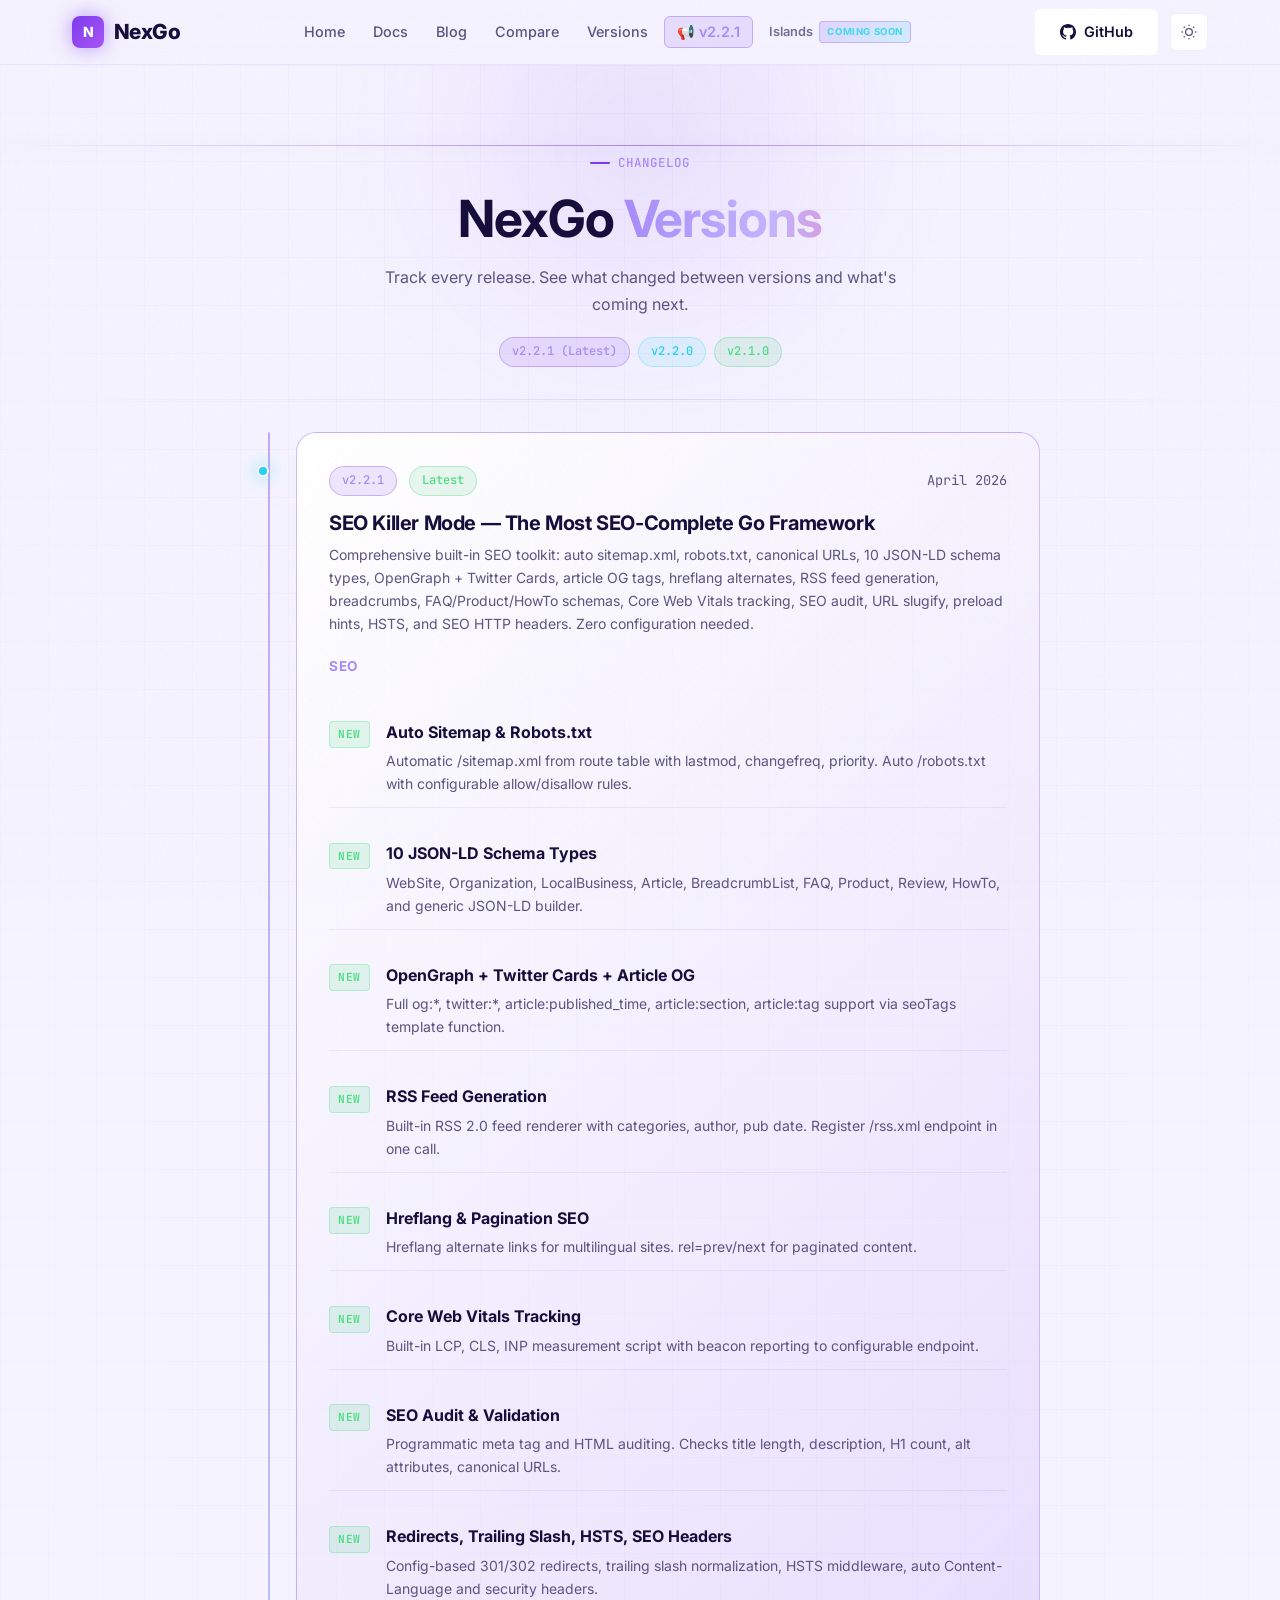
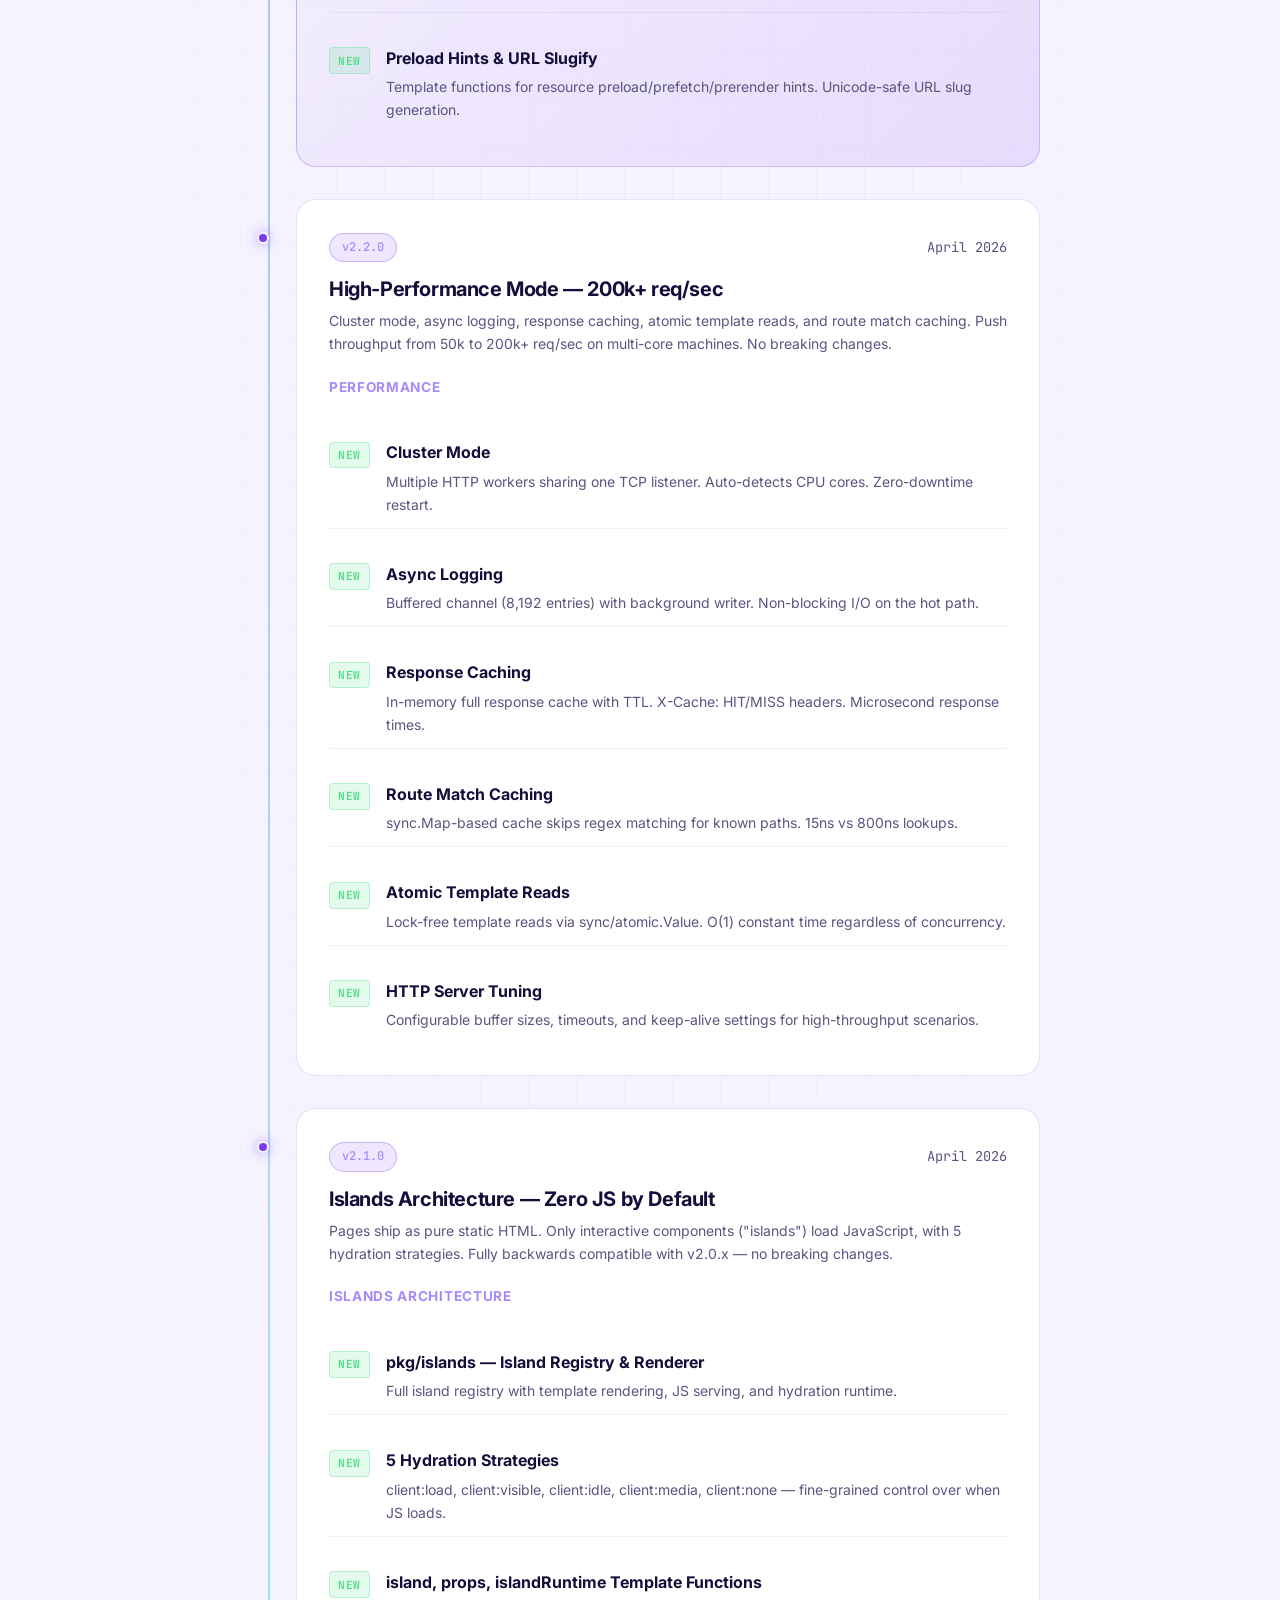
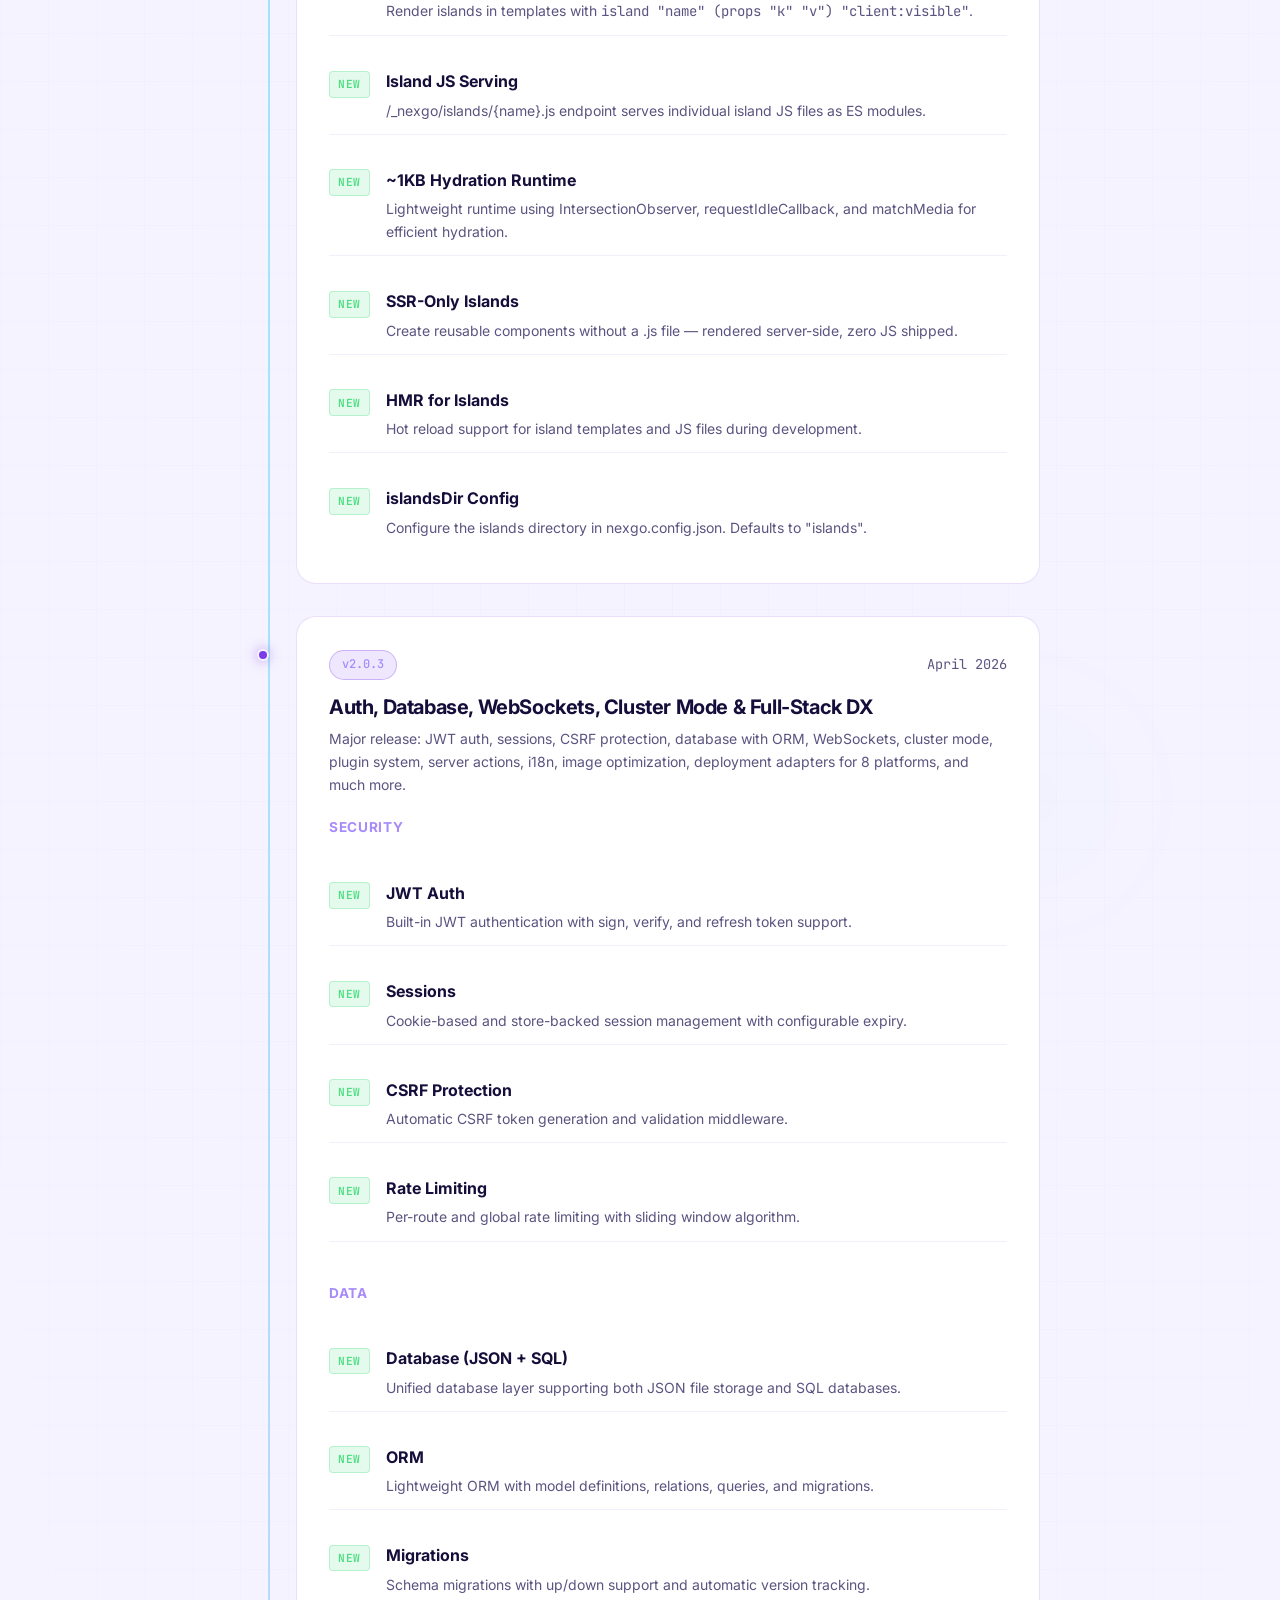
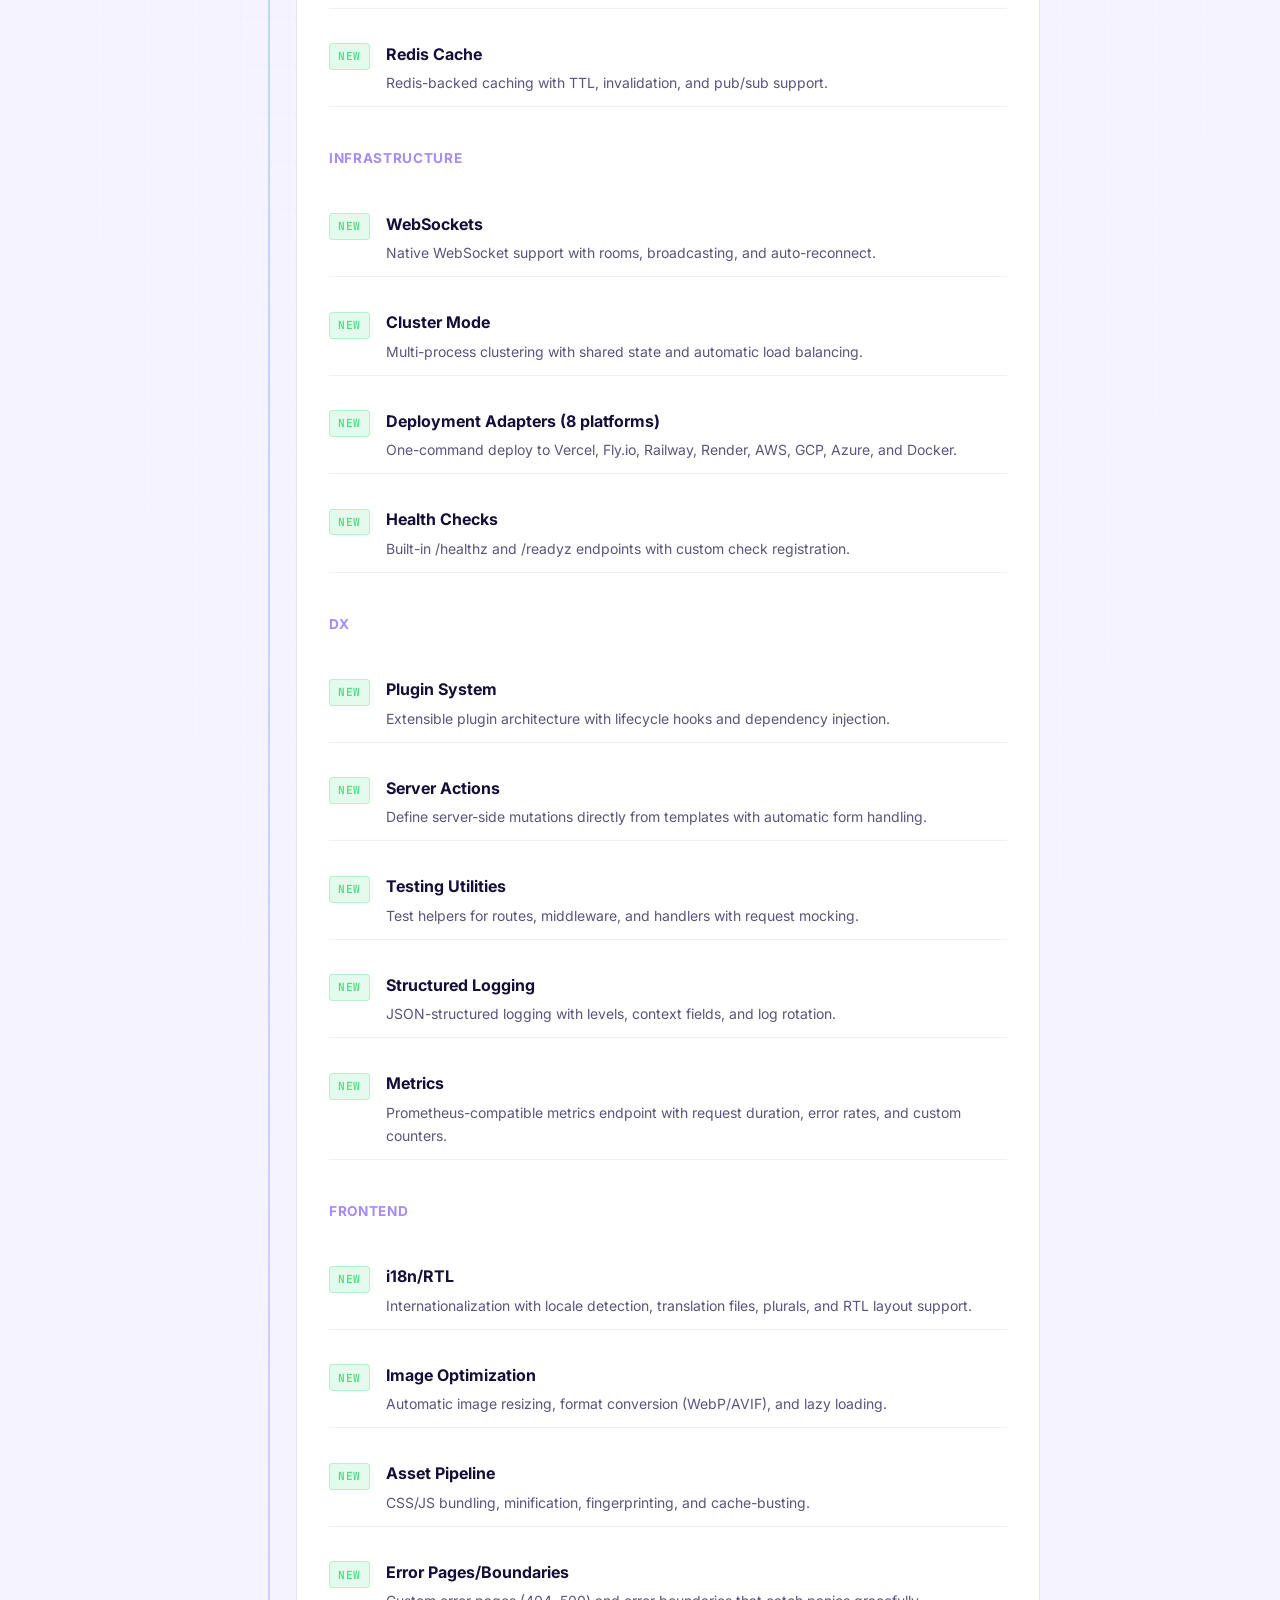
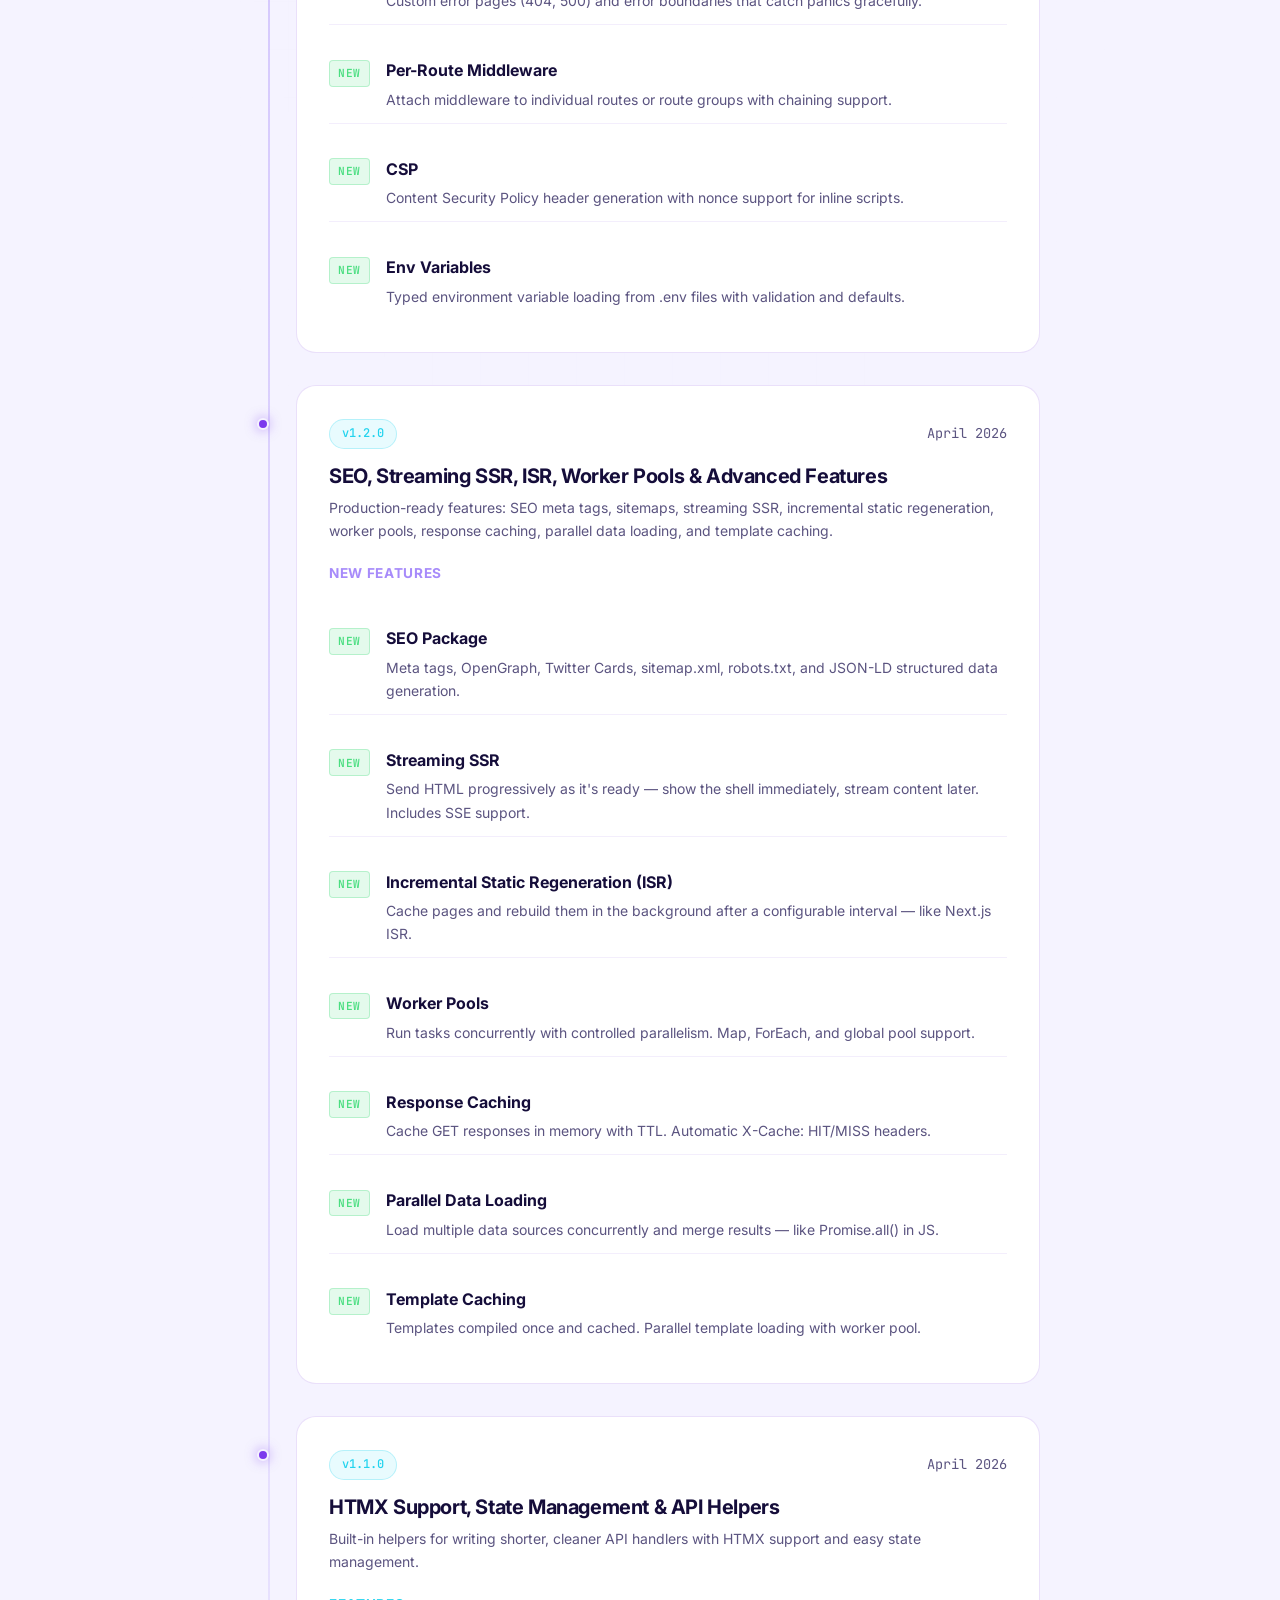
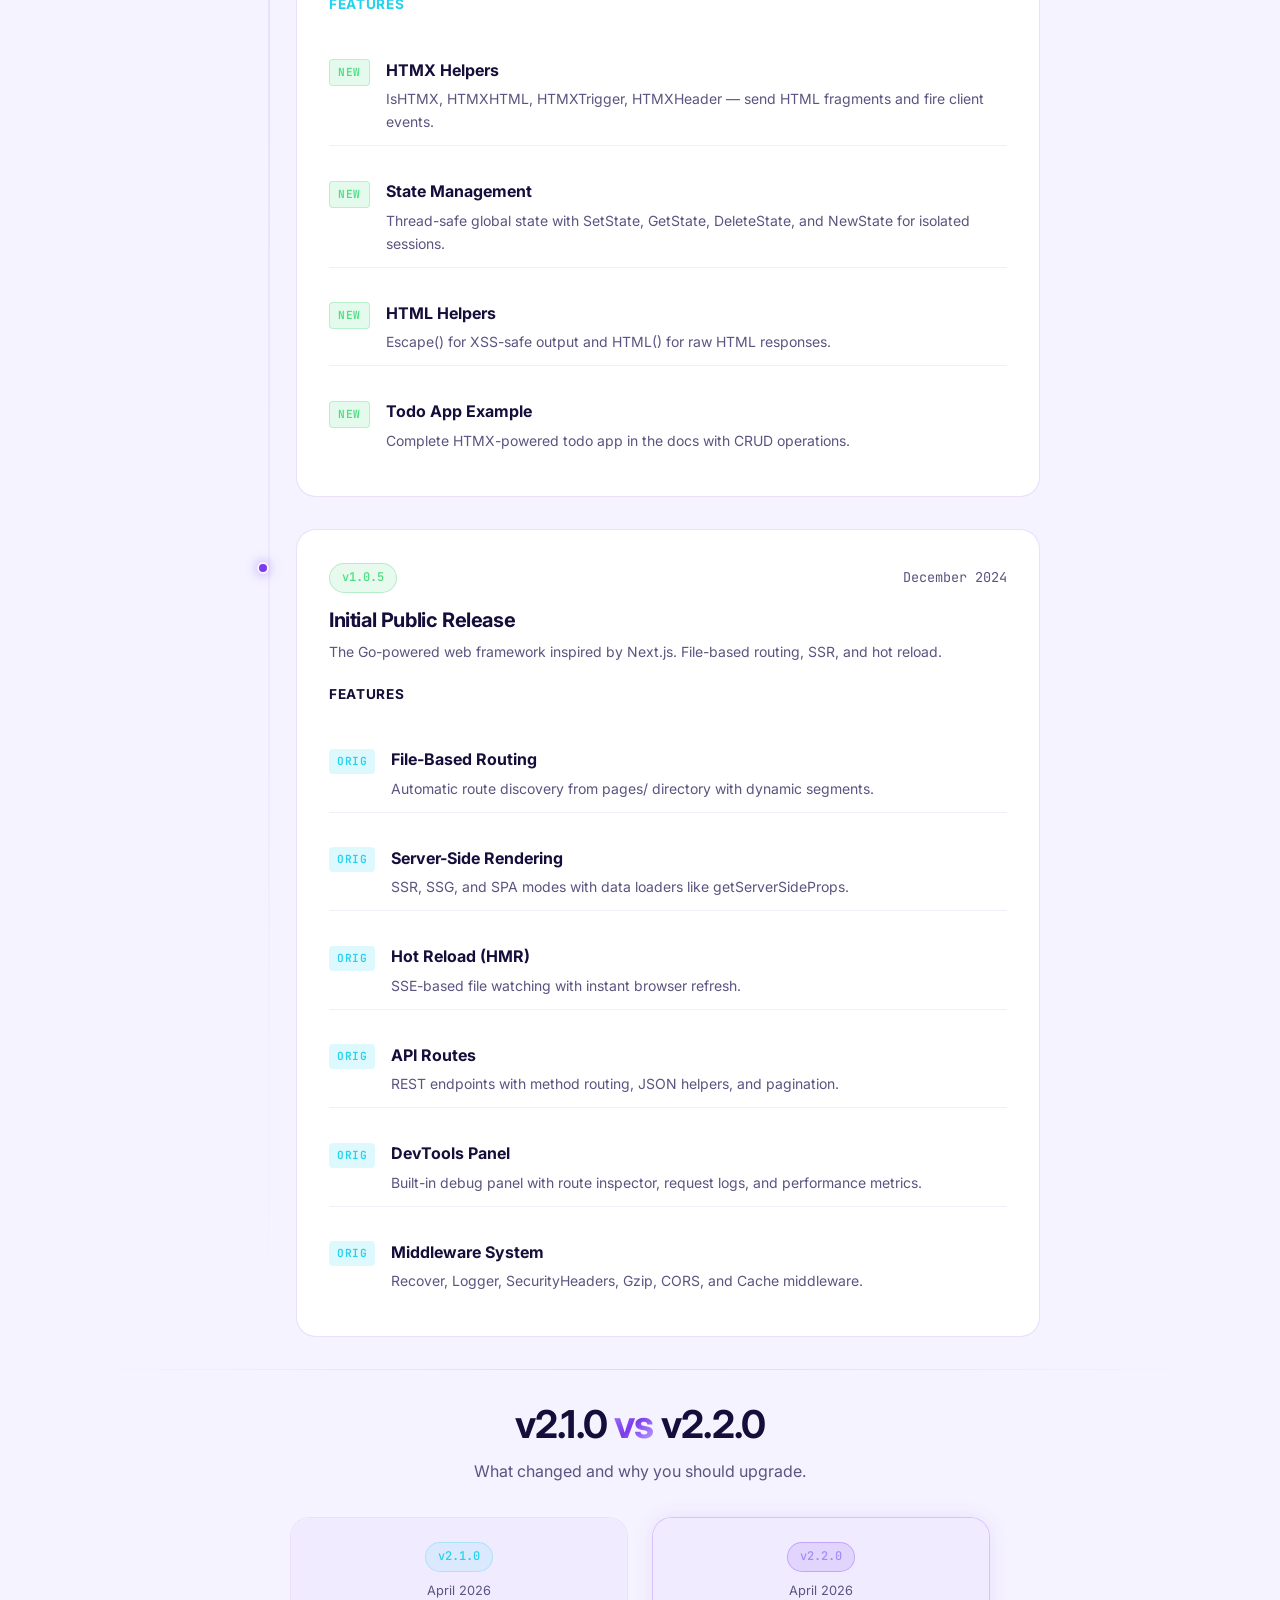
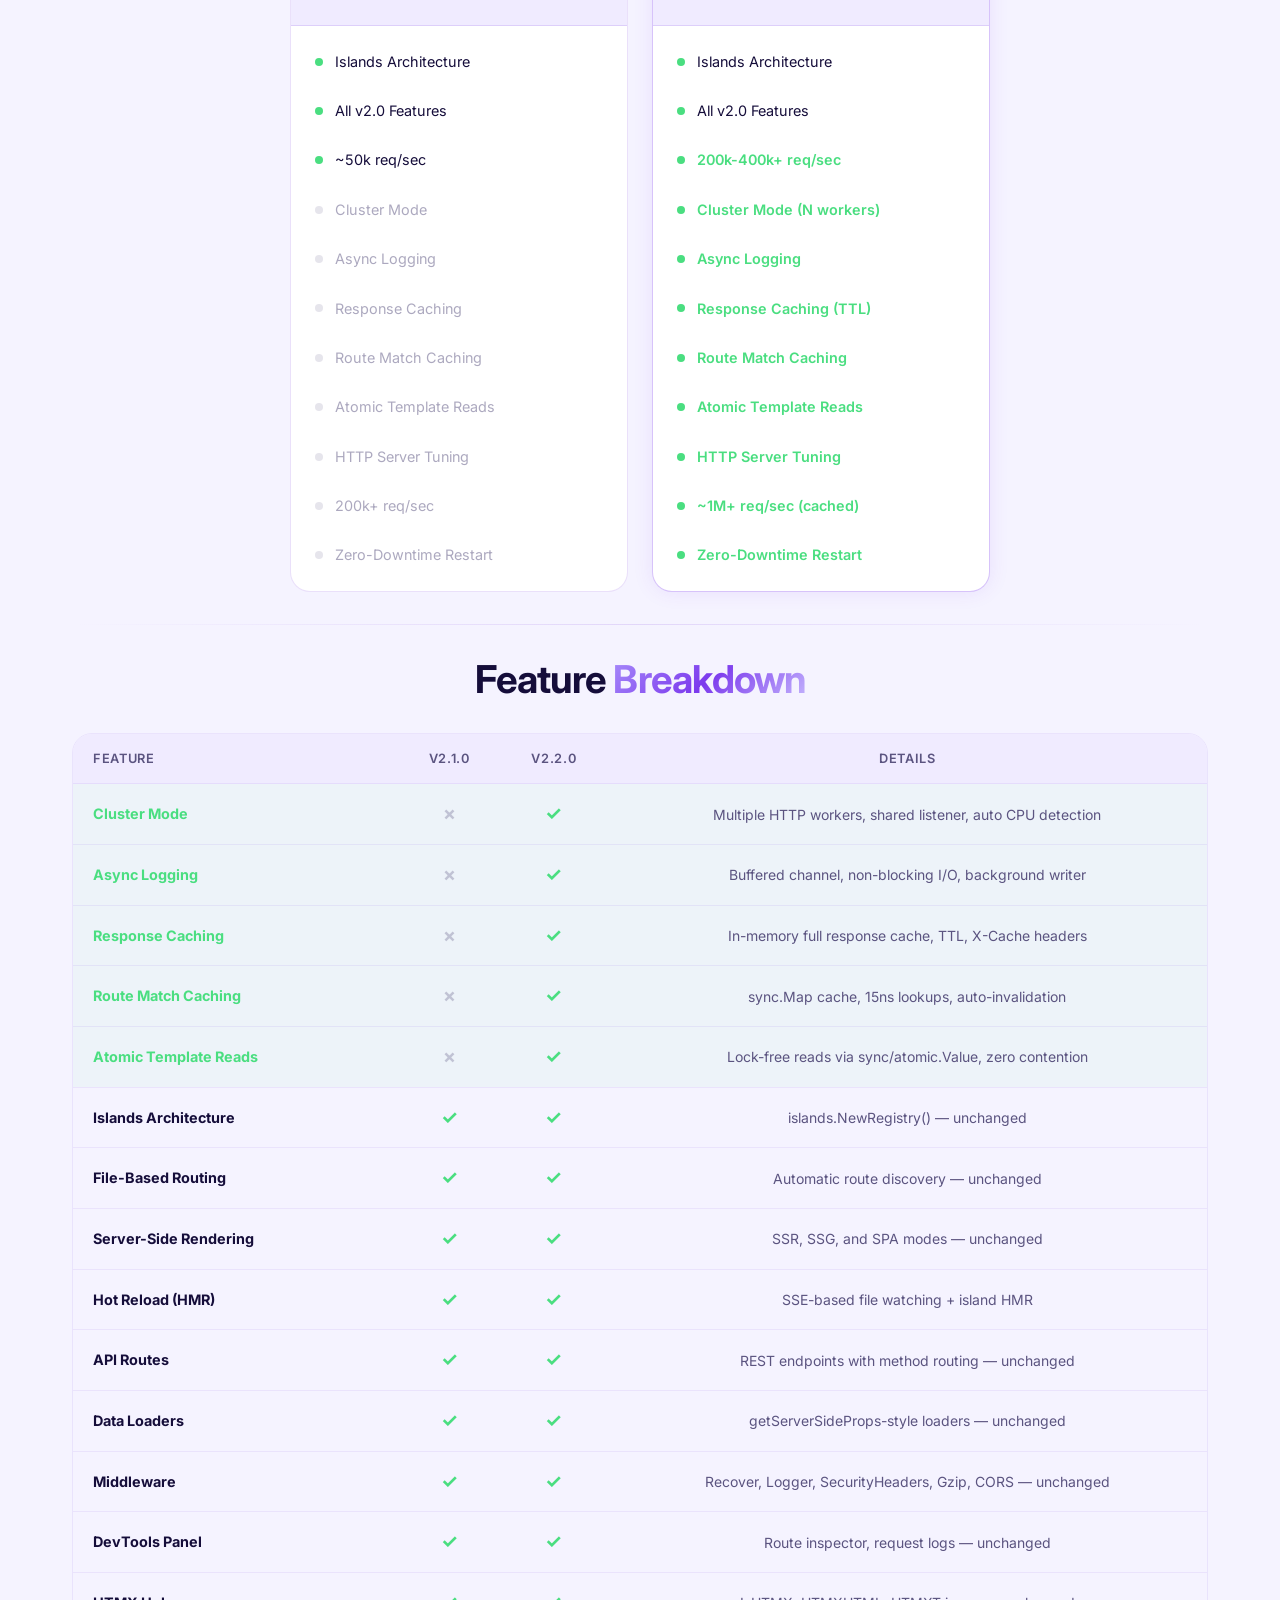
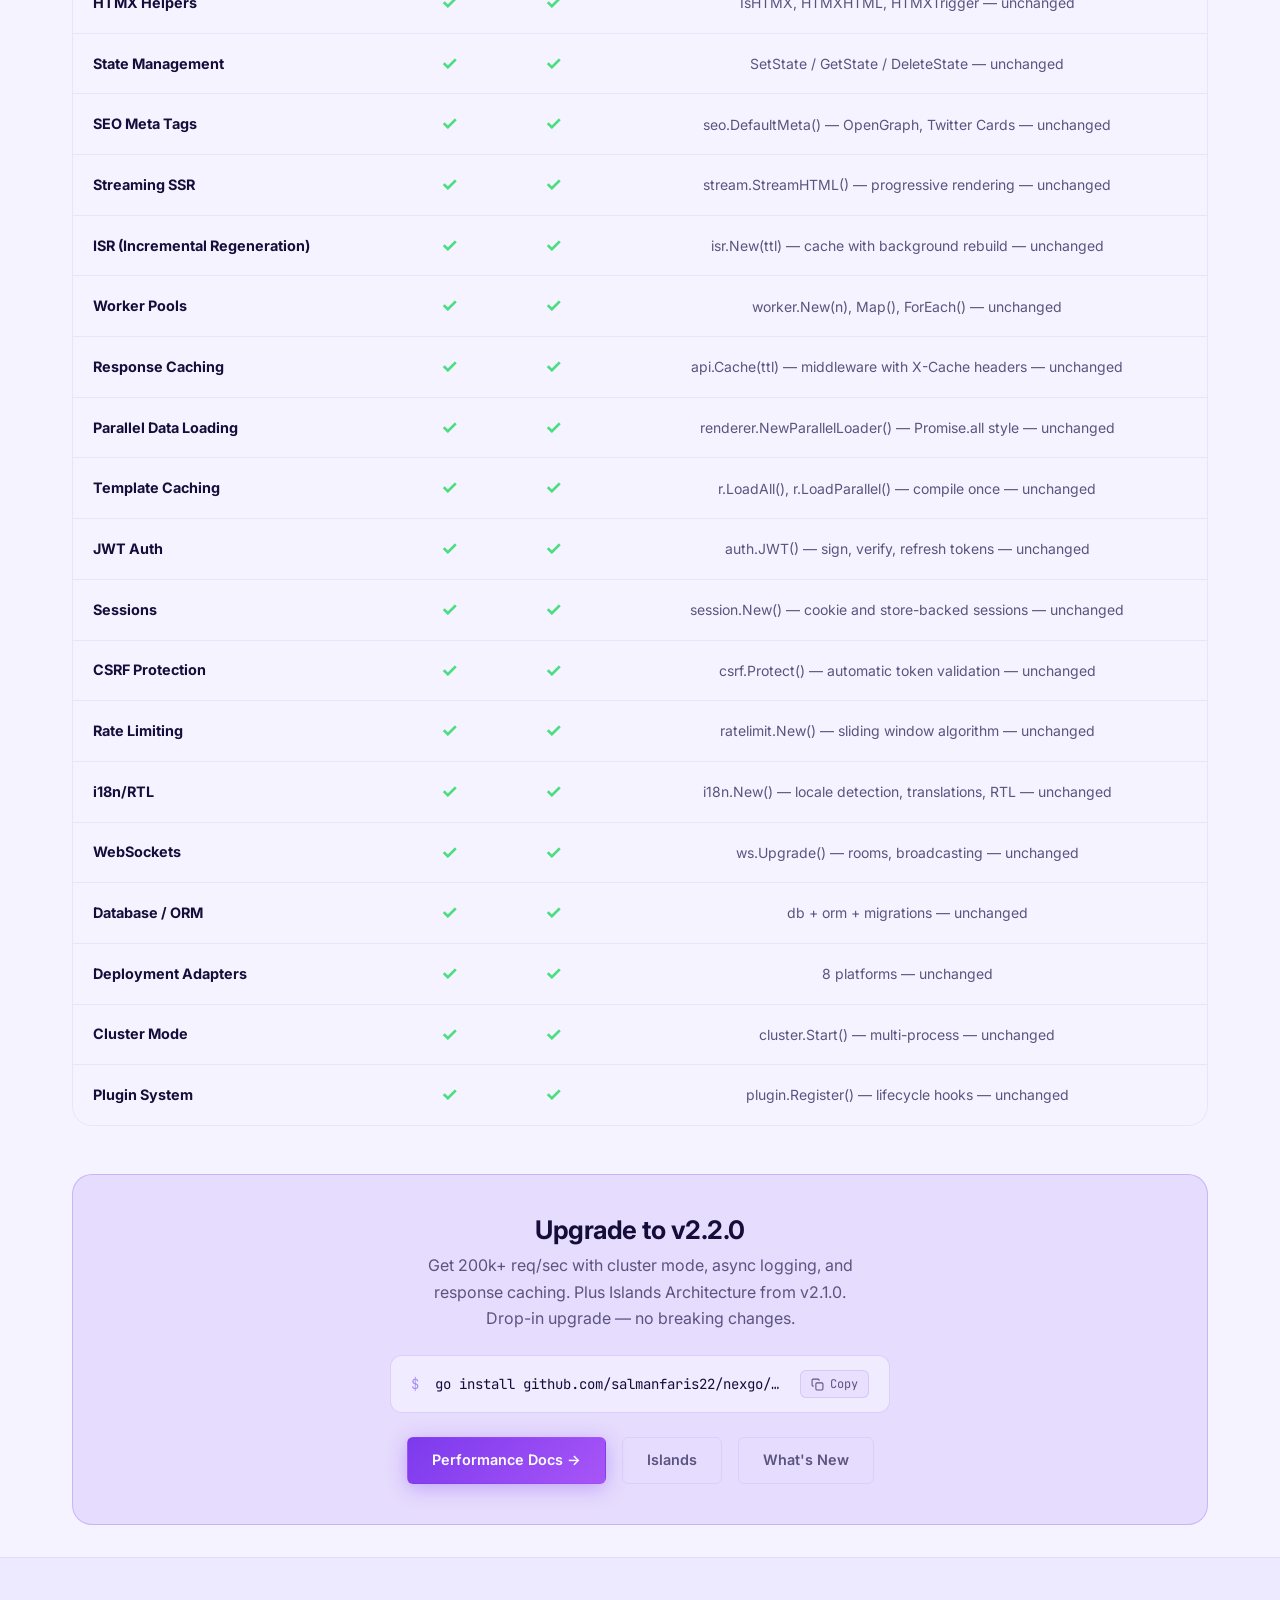
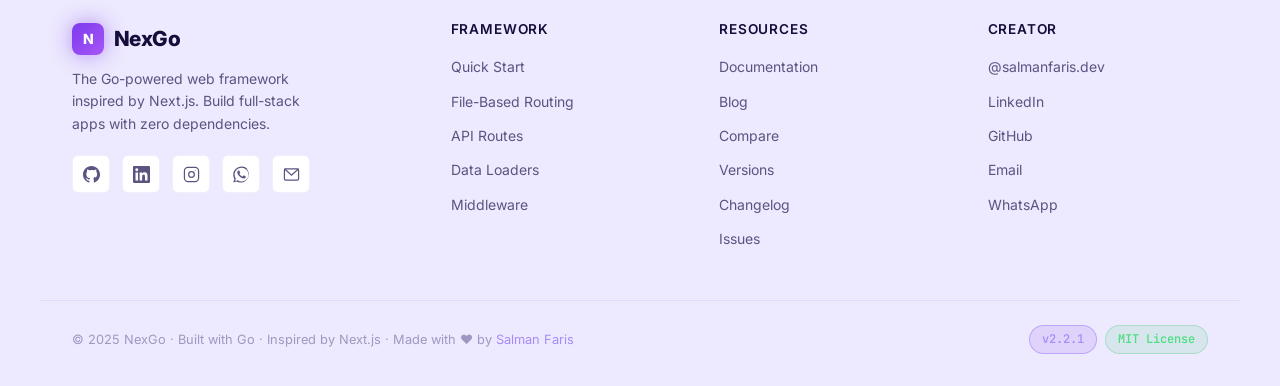
<file: .nexgo/out/versions/index.html>
<!DOCTYPE html>
<html lang="en" data-theme="dark">
<head>
  <meta charset="UTF-8">
  <meta name="viewport" content="width=device-width, initial-scale=1.0">
  <title>nexgo-website — NexGo</title>
  <meta name="description" content="">
  <meta name="keywords" content="">
  <meta property="og:title" content="nexgo-website — NexGo">
  <meta property="og:description" content="">
  <meta property="og:type" content="website">
  <meta name="theme-color" content="#7c3aed">

  
<link href="https://fonts.googleapis.com/css2?family=Inter:wght@400;500;600;700&family=JetBrains+Mono:wght@400;500&display=swap" rel="stylesheet">
  <link rel="stylesheet" href="../static/css/global.css">

  
  <script>
    (function(){
      var t = localStorage.getItem('nexgo-theme');
      var d = window.matchMedia('(prefers-color-scheme: dark)').matches ? 'dark' : 'light';
      document.documentElement.setAttribute('data-theme', t || d);
    })();
  </script>

  <style>
     
    body { visibility: visible; }
    .page-wrapper { min-height: 100vh; display: flex; flex-direction: column; }
    main { flex: 1; }
  </style>
</head>
<body>


<header class="site-header">
  <nav class="nav-inner">
    <a href="/" class="nav-logo">
      <div class="logo-mark">N</div>
      NexGo
    </a>

    <ul class="nav-links">
      <li><a href="/">Home</a></li>
      <li><a href="/docs">Docs</a></li>
      <li><a href="/blog">Blog</a></li>
      <li><a href="/compare">Compare</a></li>
      <li><a href="/versions">Versions</a></li>
      <li><a href="/announcement" class="nav-announce">📢 v2.2.1</a></li>
      <li><span class="nav-coming-soon">Islands <span class="coming-soon-badge">Coming Soon</span></span></li>
    </ul>

    <div class="nav-actions">
      <a href="https://github.com/salmanfaris22/nexgo" target="_blank" rel="noopener" class="btn-github btn">
        
        <svg width="16" height="16" viewBox="0 0 24 24" fill="currentColor">
          <path d="M12 0C5.37 0 0 5.37 0 12c0 5.3 3.44 9.8 8.2 11.39.6.11.82-.26.82-.58 0-.28-.01-1.02-.01-2C6 21.14 5.27 19 5.27 19c-.54-1.37-1.33-1.74-1.33-1.74-1.08-.74.08-.72.08-.72 1.2.08 1.83 1.23 1.83 1.23 1.06 1.82 2.79 1.29 3.47.99.11-.77.42-1.3.76-1.6-2.65-.3-5.43-1.32-5.43-5.9 0-1.3.46-2.36 1.23-3.2-.12-.3-.53-1.52.12-3.16 0 0 1-.32 3.3 1.23a11.5 11.5 0 013-.41c1.02.01 2.04.14 3 .41 2.28-1.55 3.28-1.23 3.28-1.23.66 1.64.24 2.86.12 3.16.77.84 1.23 1.9 1.23 3.2 0 4.58-2.79 5.59-5.45 5.88.43.37.81 1.1.81 2.22 0 1.6-.01 2.9-.01 3.29 0 .32.21.7.82.58C20.56 21.79 24 17.3 24 12c0-6.63-5.37-12-12-12z"/>
        </svg>
        <span>GitHub</span>
      </a>

      <button class="theme-toggle" id="theme-toggle" aria-label="Toggle theme" title="Toggle light/dark mode">
        
        <svg width="16" height="16" fill="none" stroke="currentColor" stroke-width="2" viewBox="0 0 24 24"><path d="M21 12.79A9 9 0 1111.21 3 7 7 0 0021 12.79z"/></svg>
      </button>

      <button class="nav-mobile-toggle" id="mobile-menu-toggle" aria-label="Menu" aria-expanded="false">
        <svg class="icon-menu" width="18" height="18" fill="none" stroke="currentColor" stroke-width="2" viewBox="0 0 24 24">
          <line x1="3" y1="6" x2="21" y2="6"/>
          <line x1="3" y1="12" x2="21" y2="12"/>
          <line x1="3" y1="18" x2="21" y2="18"/>
        </svg>
        <svg class="icon-close" width="18" height="18" fill="none" stroke="currentColor" stroke-width="2" viewBox="0 0 24 24" style="display:none">
          <line x1="18" y1="6" x2="6" y2="18"/>
          <line x1="6" y1="6" x2="18" y2="18"/>
        </svg>
      </button>
    </div>
  </nav>

  
  <div class="mobile-menu" id="mobile-menu">
    <ul class="mobile-menu-links">
      <li><a href="/">Home</a></li>
      <li><a href="/docs">Docs</a></li>
      <li><a href="/blog">Blog</a></li>
      <li><a href="/compare">Compare</a></li>
      <li><a href="/versions">Versions</a></li>
      <li><a href="/announcement" class="nav-announce">📢 v2.2.1</a></li>
      <li><span class="nav-coming-soon">Islands <span class="coming-soon-badge">Coming Soon</span></span></li>
    </ul>
    <a href="https://github.com/salmanfaris22/nexgo" target="_blank" rel="noopener" class="btn-github btn mobile-github-btn">
      <svg width="16" height="16" viewBox="0 0 24 24" fill="currentColor">
        <path d="M12 0C5.37 0 0 5.37 0 12c0 5.3 3.44 9.8 8.2 11.39.6.11.82-.26.82-.58 0-.28-.01-1.02-.01-2C6 21.14 5.27 19 5.27 19c-.54-1.37-1.33-1.74-1.33-1.74-1.08-.74.08-.72.08-.72 1.2.08 1.83 1.23 1.83 1.23 1.06 1.82 2.79 1.29 3.47.99.11-.77.42-1.3.76-1.6-2.65-.3-5.43-1.32-5.43-5.9 0-1.3.46-2.36 1.23-3.2-.12-.3-.53-1.52.12-3.16 0 0 1-.32 3.3 1.23a11.5 11.5 0 013-.41c1.02.01 2.04.14 3 .41 2.28-1.55 3.28-1.23 3.28-1.23.66 1.64.24 2.86.12 3.16.77.84 1.23 1.9 1.23 3.2 0 4.58-2.79 5.59-5.45 5.88.43.37.81 1.1.81 2.22 0 1.6-.01 2.9-.01 3.29 0 .32.21.7.82.58C20.56 21.79 24 17.3 24 12c0-6.63-5.37-12-12-12z"/>
      </svg>
      <span>GitHub</span>
    </a>
  </div>
</header>


<div class="page-wrapper">
  <main id="nexgo-root">
    

<section style="padding:5rem 0 2rem;position:relative;overflow:hidden;">
  
  <div class="hero-grid" style="opacity:0.4;"></div>
  <div class="hero-beams">
    <div class="beam beam-1"></div>
    <div class="beam beam-2"></div>
    <div class="beam beam-3"></div>
    <div class="beam beam-4"></div>
  </div>
  <div class="hero-scanline"></div>
  <div class="hero-particles">
    <div class="particle particle-1"></div>
    <div class="particle particle-2"></div>
    <div class="particle particle-3"></div>
    <div class="particle particle-4"></div>
    <div class="particle particle-5"></div>
    <div class="particle particle-6"></div>
  </div>
  <div class="glow-orb glow-orb-violet" style="width:500px;height:500px;top:-180px;left:50%;transform:translateX(-50%);opacity:0.4;"></div>
  <div class="glow-orb glow-orb-cyan" style="width:250px;height:250px;top:30%;right:10%;opacity:0.2;animation:floatOrb 10s ease-in-out infinite;"></div>

  <div class="container" style="position:relative;z-index:1;">
    <div class="text-center mb-lg reveal-scale">
      <div class="section-eyebrow">Changelog</div>
      <h1 class="heading-xl">NexGo <span class="gradient-text-animated">Versions</span></h1>
      <p class="text-muted" style="max-width:520px;margin:1rem auto 0;">
        Track every release. See what changed between versions and what's coming next.
      </p>
      <div style="display:flex;gap:0.5rem;margin-top:1.25rem;justify-content:center;flex-wrap:wrap;">
        <span class="badge badge-violet">v2.2.1 (Latest)</span>
        <span class="badge badge-cyan">v2.2.0</span>
        <span class="badge badge-green">v2.1.0</span>
      </div>
    </div>

    <div class="divider"></div>

    
    <div class="version-timeline">

      
      <div class="version-card version-card-latest reveal-left">
        <div class="version-header">
          <div>
            <span class="badge badge-violet">v2.2.1</span>
            <span class="badge badge-green" style="margin-left:0.5rem;">Latest</span>
          </div>
          <span class="version-date">April 2026</span>
        </div>
        <h3 style="font-size:1.25rem;margin:1rem 0 0.5rem;">SEO Killer Mode — The Most SEO-Complete Go Framework</h3>
        <p class="text-muted text-sm" style="margin-bottom:1.5rem;">Comprehensive built-in SEO toolkit: auto sitemap.xml, robots.txt, canonical URLs, 10 JSON-LD schema types, OpenGraph + Twitter Cards, article OG tags, hreflang alternates, RSS feed generation, breadcrumbs, FAQ/Product/HowTo schemas, Core Web Vitals tracking, SEO audit, URL slugify, preload hints, HSTS, and SEO HTTP headers. Zero configuration needed.</p>

        <div class="version-changes">
          <h4 style="font-size:0.85rem;text-transform:uppercase;letter-spacing:0.05em;color:var(--violet-light);margin-bottom:0.75rem;">SEO</h4>

          <div class="change-item">
            <span class="change-badge change-new">New</span>
            <div>
              <strong>Auto Sitemap &amp; Robots.txt</strong>
              <p class="text-muted text-sm" style="margin-top:0.25rem;">Automatic /sitemap.xml from route table with lastmod, changefreq, priority. Auto /robots.txt with configurable allow/disallow rules.</p>
            </div>
          </div>

          <div class="change-item">
            <span class="change-badge change-new">New</span>
            <div>
              <strong>10 JSON-LD Schema Types</strong>
              <p class="text-muted text-sm" style="margin-top:0.25rem;">WebSite, Organization, LocalBusiness, Article, BreadcrumbList, FAQ, Product, Review, HowTo, and generic JSON-LD builder.</p>
            </div>
          </div>

          <div class="change-item">
            <span class="change-badge change-new">New</span>
            <div>
              <strong>OpenGraph + Twitter Cards + Article OG</strong>
              <p class="text-muted text-sm" style="margin-top:0.25rem;">Full og:*, twitter:*, article:published_time, article:section, article:tag support via seoTags template function.</p>
            </div>
          </div>

          <div class="change-item">
            <span class="change-badge change-new">New</span>
            <div>
              <strong>RSS Feed Generation</strong>
              <p class="text-muted text-sm" style="margin-top:0.25rem;">Built-in RSS 2.0 feed renderer with categories, author, pub date. Register /rss.xml endpoint in one call.</p>
            </div>
          </div>

          <div class="change-item">
            <span class="change-badge change-new">New</span>
            <div>
              <strong>Hreflang &amp; Pagination SEO</strong>
              <p class="text-muted text-sm" style="margin-top:0.25rem;">Hreflang alternate links for multilingual sites. rel=prev/next for paginated content.</p>
            </div>
          </div>

          <div class="change-item">
            <span class="change-badge change-new">New</span>
            <div>
              <strong>Core Web Vitals Tracking</strong>
              <p class="text-muted text-sm" style="margin-top:0.25rem;">Built-in LCP, CLS, INP measurement script with beacon reporting to configurable endpoint.</p>
            </div>
          </div>

          <div class="change-item">
            <span class="change-badge change-new">New</span>
            <div>
              <strong>SEO Audit &amp; Validation</strong>
              <p class="text-muted text-sm" style="margin-top:0.25rem;">Programmatic meta tag and HTML auditing. Checks title length, description, H1 count, alt attributes, canonical URLs.</p>
            </div>
          </div>

          <div class="change-item">
            <span class="change-badge change-new">New</span>
            <div>
              <strong>Redirects, Trailing Slash, HSTS, SEO Headers</strong>
              <p class="text-muted text-sm" style="margin-top:0.25rem;">Config-based 301/302 redirects, trailing slash normalization, HSTS middleware, auto Content-Language and security headers.</p>
            </div>
          </div>

          <div class="change-item">
            <span class="change-badge change-new">New</span>
            <div>
              <strong>Preload Hints &amp; URL Slugify</strong>
              <p class="text-muted text-sm" style="margin-top:0.25rem;">Template functions for resource preload/prefetch/prerender hints. Unicode-safe URL slug generation.</p>
            </div>
          </div>
        </div>
      </div>

      
      <div class="version-card reveal-left">
        <div class="version-header">
          <div>
            <span class="badge badge-violet">v2.2.0</span>
          </div>
          <span class="version-date">April 2026</span>
        </div>
        <h3 style="font-size:1.25rem;margin:1rem 0 0.5rem;">High-Performance Mode — 200k+ req/sec</h3>
        <p class="text-muted text-sm" style="margin-bottom:1.5rem;">Cluster mode, async logging, response caching, atomic template reads, and route match caching. Push throughput from 50k to 200k+ req/sec on multi-core machines. No breaking changes.</p>

        <div class="version-changes">
          <h4 style="font-size:0.85rem;text-transform:uppercase;letter-spacing:0.05em;color:var(--violet-light);margin-bottom:0.75rem;">Performance</h4>

          <div class="change-item">
            <span class="change-badge change-new">New</span>
            <div>
              <strong>Cluster Mode</strong>
              <p class="text-muted text-sm" style="margin-top:0.25rem;">Multiple HTTP workers sharing one TCP listener. Auto-detects CPU cores. Zero-downtime restart.</p>
            </div>
          </div>

          <div class="change-item">
            <span class="change-badge change-new">New</span>
            <div>
              <strong>Async Logging</strong>
              <p class="text-muted text-sm" style="margin-top:0.25rem;">Buffered channel (8,192 entries) with background writer. Non-blocking I/O on the hot path.</p>
            </div>
          </div>

          <div class="change-item">
            <span class="change-badge change-new">New</span>
            <div>
              <strong>Response Caching</strong>
              <p class="text-muted text-sm" style="margin-top:0.25rem;">In-memory full response cache with TTL. X-Cache: HIT/MISS headers. Microsecond response times.</p>
            </div>
          </div>

          <div class="change-item">
            <span class="change-badge change-new">New</span>
            <div>
              <strong>Route Match Caching</strong>
              <p class="text-muted text-sm" style="margin-top:0.25rem;">sync.Map-based cache skips regex matching for known paths. 15ns vs 800ns lookups.</p>
            </div>
          </div>

          <div class="change-item">
            <span class="change-badge change-new">New</span>
            <div>
              <strong>Atomic Template Reads</strong>
              <p class="text-muted text-sm" style="margin-top:0.25rem;">Lock-free template reads via sync/atomic.Value. O(1) constant time regardless of concurrency.</p>
            </div>
          </div>

          <div class="change-item">
            <span class="change-badge change-new">New</span>
            <div>
              <strong>HTTP Server Tuning</strong>
              <p class="text-muted text-sm" style="margin-top:0.25rem;">Configurable buffer sizes, timeouts, and keep-alive settings for high-throughput scenarios.</p>
            </div>
          </div>
        </div>
      </div>

      
      <div class="version-card reveal-left">
        <div class="version-header">
          <div>
            <span class="badge badge-violet">v2.1.0</span>
          </div>
          <span class="version-date">April 2026</span>
        </div>
        <h3 style="font-size:1.25rem;margin:1rem 0 0.5rem;">Islands Architecture — Zero JS by Default</h3>
        <p class="text-muted text-sm" style="margin-bottom:1.5rem;">Pages ship as pure static HTML. Only interactive components ("islands") load JavaScript, with 5 hydration strategies. Fully backwards compatible with v2.0.x — no breaking changes.</p>

        <div class="version-changes">
          <h4 style="font-size:0.85rem;text-transform:uppercase;letter-spacing:0.05em;color:var(--violet-light);margin-bottom:0.75rem;">Islands Architecture</h4>

          <div class="change-item">
            <span class="change-badge change-new">New</span>
            <div>
              <strong>pkg/islands — Island Registry & Renderer</strong>
              <p class="text-muted text-sm" style="margin-top:0.25rem;">Full island registry with template rendering, JS serving, and hydration runtime.</p>
            </div>
          </div>

          <div class="change-item">
            <span class="change-badge change-new">New</span>
            <div>
              <strong>5 Hydration Strategies</strong>
              <p class="text-muted text-sm" style="margin-top:0.25rem;">client:load, client:visible, client:idle, client:media, client:none — fine-grained control over when JS loads.</p>
            </div>
          </div>

          <div class="change-item">
            <span class="change-badge change-new">New</span>
            <div>
              <strong>island, props, islandRuntime Template Functions</strong>
              <p class="text-muted text-sm" style="margin-top:0.25rem;">Render islands in templates with <code>island "name" (props "k" "v") "client:visible"</code>.</p>
            </div>
          </div>

          <div class="change-item">
            <span class="change-badge change-new">New</span>
            <div>
              <strong>Island JS Serving</strong>
              <p class="text-muted text-sm" style="margin-top:0.25rem;">/_nexgo/islands/{name}.js endpoint serves individual island JS files as ES modules.</p>
            </div>
          </div>

          <div class="change-item">
            <span class="change-badge change-new">New</span>
            <div>
              <strong>~1KB Hydration Runtime</strong>
              <p class="text-muted text-sm" style="margin-top:0.25rem;">Lightweight runtime using IntersectionObserver, requestIdleCallback, and matchMedia for efficient hydration.</p>
            </div>
          </div>

          <div class="change-item">
            <span class="change-badge change-new">New</span>
            <div>
              <strong>SSR-Only Islands</strong>
              <p class="text-muted text-sm" style="margin-top:0.25rem;">Create reusable components without a .js file — rendered server-side, zero JS shipped.</p>
            </div>
          </div>

          <div class="change-item">
            <span class="change-badge change-new">New</span>
            <div>
              <strong>HMR for Islands</strong>
              <p class="text-muted text-sm" style="margin-top:0.25rem;">Hot reload support for island templates and JS files during development.</p>
            </div>
          </div>

          <div class="change-item">
            <span class="change-badge change-new">New</span>
            <div>
              <strong>islandsDir Config</strong>
              <p class="text-muted text-sm" style="margin-top:0.25rem;">Configure the islands directory in nexgo.config.json. Defaults to "islands".</p>
            </div>
          </div>
        </div>
      </div>

      
      <div class="version-card reveal-left">
        <div class="version-header">
          <div>
            <span class="badge badge-violet">v2.0.3</span>
          </div>
          <span class="version-date">April 2026</span>
        </div>
        <h3 style="font-size:1.25rem;margin:1rem 0 0.5rem;">Auth, Database, WebSockets, Cluster Mode & Full-Stack DX</h3>
        <p class="text-muted text-sm" style="margin-bottom:1.5rem;">Major release: JWT auth, sessions, CSRF protection, database with ORM, WebSockets, cluster mode, plugin system, server actions, i18n, image optimization, deployment adapters for 8 platforms, and much more.</p>

        <div class="version-changes">
          <h4 style="font-size:0.85rem;text-transform:uppercase;letter-spacing:0.05em;color:var(--violet-light);margin-bottom:0.75rem;">Security</h4>

          <div class="change-item">
            <span class="change-badge change-new">New</span>
            <div>
              <strong>JWT Auth</strong>
              <p class="text-muted text-sm" style="margin-top:0.25rem;">Built-in JWT authentication with sign, verify, and refresh token support.</p>
            </div>
          </div>

          <div class="change-item">
            <span class="change-badge change-new">New</span>
            <div>
              <strong>Sessions</strong>
              <p class="text-muted text-sm" style="margin-top:0.25rem;">Cookie-based and store-backed session management with configurable expiry.</p>
            </div>
          </div>

          <div class="change-item">
            <span class="change-badge change-new">New</span>
            <div>
              <strong>CSRF Protection</strong>
              <p class="text-muted text-sm" style="margin-top:0.25rem;">Automatic CSRF token generation and validation middleware.</p>
            </div>
          </div>

          <div class="change-item">
            <span class="change-badge change-new">New</span>
            <div>
              <strong>Rate Limiting</strong>
              <p class="text-muted text-sm" style="margin-top:0.25rem;">Per-route and global rate limiting with sliding window algorithm.</p>
            </div>
          </div>

          <h4 style="font-size:0.85rem;text-transform:uppercase;letter-spacing:0.05em;color:var(--violet-light);margin-bottom:0.75rem;margin-top:1.5rem;">Data</h4>

          <div class="change-item">
            <span class="change-badge change-new">New</span>
            <div>
              <strong>Database (JSON + SQL)</strong>
              <p class="text-muted text-sm" style="margin-top:0.25rem;">Unified database layer supporting both JSON file storage and SQL databases.</p>
            </div>
          </div>

          <div class="change-item">
            <span class="change-badge change-new">New</span>
            <div>
              <strong>ORM</strong>
              <p class="text-muted text-sm" style="margin-top:0.25rem;">Lightweight ORM with model definitions, relations, queries, and migrations.</p>
            </div>
          </div>

          <div class="change-item">
            <span class="change-badge change-new">New</span>
            <div>
              <strong>Migrations</strong>
              <p class="text-muted text-sm" style="margin-top:0.25rem;">Schema migrations with up/down support and automatic version tracking.</p>
            </div>
          </div>

          <div class="change-item">
            <span class="change-badge change-new">New</span>
            <div>
              <strong>Redis Cache</strong>
              <p class="text-muted text-sm" style="margin-top:0.25rem;">Redis-backed caching with TTL, invalidation, and pub/sub support.</p>
            </div>
          </div>

          <h4 style="font-size:0.85rem;text-transform:uppercase;letter-spacing:0.05em;color:var(--violet-light);margin-bottom:0.75rem;margin-top:1.5rem;">Infrastructure</h4>

          <div class="change-item">
            <span class="change-badge change-new">New</span>
            <div>
              <strong>WebSockets</strong>
              <p class="text-muted text-sm" style="margin-top:0.25rem;">Native WebSocket support with rooms, broadcasting, and auto-reconnect.</p>
            </div>
          </div>

          <div class="change-item">
            <span class="change-badge change-new">New</span>
            <div>
              <strong>Cluster Mode</strong>
              <p class="text-muted text-sm" style="margin-top:0.25rem;">Multi-process clustering with shared state and automatic load balancing.</p>
            </div>
          </div>

          <div class="change-item">
            <span class="change-badge change-new">New</span>
            <div>
              <strong>Deployment Adapters (8 platforms)</strong>
              <p class="text-muted text-sm" style="margin-top:0.25rem;">One-command deploy to Vercel, Fly.io, Railway, Render, AWS, GCP, Azure, and Docker.</p>
            </div>
          </div>

          <div class="change-item">
            <span class="change-badge change-new">New</span>
            <div>
              <strong>Health Checks</strong>
              <p class="text-muted text-sm" style="margin-top:0.25rem;">Built-in /healthz and /readyz endpoints with custom check registration.</p>
            </div>
          </div>

          <h4 style="font-size:0.85rem;text-transform:uppercase;letter-spacing:0.05em;color:var(--violet-light);margin-bottom:0.75rem;margin-top:1.5rem;">DX</h4>

          <div class="change-item">
            <span class="change-badge change-new">New</span>
            <div>
              <strong>Plugin System</strong>
              <p class="text-muted text-sm" style="margin-top:0.25rem;">Extensible plugin architecture with lifecycle hooks and dependency injection.</p>
            </div>
          </div>

          <div class="change-item">
            <span class="change-badge change-new">New</span>
            <div>
              <strong>Server Actions</strong>
              <p class="text-muted text-sm" style="margin-top:0.25rem;">Define server-side mutations directly from templates with automatic form handling.</p>
            </div>
          </div>

          <div class="change-item">
            <span class="change-badge change-new">New</span>
            <div>
              <strong>Testing Utilities</strong>
              <p class="text-muted text-sm" style="margin-top:0.25rem;">Test helpers for routes, middleware, and handlers with request mocking.</p>
            </div>
          </div>

          <div class="change-item">
            <span class="change-badge change-new">New</span>
            <div>
              <strong>Structured Logging</strong>
              <p class="text-muted text-sm" style="margin-top:0.25rem;">JSON-structured logging with levels, context fields, and log rotation.</p>
            </div>
          </div>

          <div class="change-item">
            <span class="change-badge change-new">New</span>
            <div>
              <strong>Metrics</strong>
              <p class="text-muted text-sm" style="margin-top:0.25rem;">Prometheus-compatible metrics endpoint with request duration, error rates, and custom counters.</p>
            </div>
          </div>

          <h4 style="font-size:0.85rem;text-transform:uppercase;letter-spacing:0.05em;color:var(--violet-light);margin-bottom:0.75rem;margin-top:1.5rem;">Frontend</h4>

          <div class="change-item">
            <span class="change-badge change-new">New</span>
            <div>
              <strong>i18n/RTL</strong>
              <p class="text-muted text-sm" style="margin-top:0.25rem;">Internationalization with locale detection, translation files, plurals, and RTL layout support.</p>
            </div>
          </div>

          <div class="change-item">
            <span class="change-badge change-new">New</span>
            <div>
              <strong>Image Optimization</strong>
              <p class="text-muted text-sm" style="margin-top:0.25rem;">Automatic image resizing, format conversion (WebP/AVIF), and lazy loading.</p>
            </div>
          </div>

          <div class="change-item">
            <span class="change-badge change-new">New</span>
            <div>
              <strong>Asset Pipeline</strong>
              <p class="text-muted text-sm" style="margin-top:0.25rem;">CSS/JS bundling, minification, fingerprinting, and cache-busting.</p>
            </div>
          </div>

          <div class="change-item">
            <span class="change-badge change-new">New</span>
            <div>
              <strong>Error Pages/Boundaries</strong>
              <p class="text-muted text-sm" style="margin-top:0.25rem;">Custom error pages (404, 500) and error boundaries that catch panics gracefully.</p>
            </div>
          </div>

          <div class="change-item">
            <span class="change-badge change-new">New</span>
            <div>
              <strong>Per-Route Middleware</strong>
              <p class="text-muted text-sm" style="margin-top:0.25rem;">Attach middleware to individual routes or route groups with chaining support.</p>
            </div>
          </div>

          <div class="change-item">
            <span class="change-badge change-new">New</span>
            <div>
              <strong>CSP</strong>
              <p class="text-muted text-sm" style="margin-top:0.25rem;">Content Security Policy header generation with nonce support for inline scripts.</p>
            </div>
          </div>

          <div class="change-item">
            <span class="change-badge change-new">New</span>
            <div>
              <strong>Env Variables</strong>
              <p class="text-muted text-sm" style="margin-top:0.25rem;">Typed environment variable loading from .env files with validation and defaults.</p>
            </div>
          </div>
        </div>
      </div>

      
      <div class="version-card reveal-left">
        <div class="version-header">
          <div>
            <span class="badge badge-cyan">v1.2.0</span>
          </div>
          <span class="version-date">April 2026</span>
        </div>
        <h3 style="font-size:1.25rem;margin:1rem 0 0.5rem;">SEO, Streaming SSR, ISR, Worker Pools & Advanced Features</h3>
        <p class="text-muted text-sm" style="margin-bottom:1.5rem;">Production-ready features: SEO meta tags, sitemaps, streaming SSR, incremental static regeneration, worker pools, response caching, parallel data loading, and template caching.</p>

        <div class="version-changes">
          <h4 style="font-size:0.85rem;text-transform:uppercase;letter-spacing:0.05em;color:var(--violet-light);margin-bottom:0.75rem;">New Features</h4>

          <div class="change-item">
            <span class="change-badge change-new">New</span>
            <div>
              <strong>SEO Package</strong>
              <p class="text-muted text-sm" style="margin-top:0.25rem;">Meta tags, OpenGraph, Twitter Cards, sitemap.xml, robots.txt, and JSON-LD structured data generation.</p>
            </div>
          </div>

          <div class="change-item">
            <span class="change-badge change-new">New</span>
            <div>
              <strong>Streaming SSR</strong>
              <p class="text-muted text-sm" style="margin-top:0.25rem;">Send HTML progressively as it's ready — show the shell immediately, stream content later. Includes SSE support.</p>
            </div>
          </div>

          <div class="change-item">
            <span class="change-badge change-new">New</span>
            <div>
              <strong>Incremental Static Regeneration (ISR)</strong>
              <p class="text-muted text-sm" style="margin-top:0.25rem;">Cache pages and rebuild them in the background after a configurable interval — like Next.js ISR.</p>
            </div>
          </div>

          <div class="change-item">
            <span class="change-badge change-new">New</span>
            <div>
              <strong>Worker Pools</strong>
              <p class="text-muted text-sm" style="margin-top:0.25rem;">Run tasks concurrently with controlled parallelism. Map, ForEach, and global pool support.</p>
            </div>
          </div>

          <div class="change-item">
            <span class="change-badge change-new">New</span>
            <div>
              <strong>Response Caching</strong>
              <p class="text-muted text-sm" style="margin-top:0.25rem;">Cache GET responses in memory with TTL. Automatic X-Cache: HIT/MISS headers.</p>
            </div>
          </div>

          <div class="change-item">
            <span class="change-badge change-new">New</span>
            <div>
              <strong>Parallel Data Loading</strong>
              <p class="text-muted text-sm" style="margin-top:0.25rem;">Load multiple data sources concurrently and merge results — like Promise.all() in JS.</p>
            </div>
          </div>

          <div class="change-item">
            <span class="change-badge change-new">New</span>
            <div>
              <strong>Template Caching</strong>
              <p class="text-muted text-sm" style="margin-top:0.25rem;">Templates compiled once and cached. Parallel template loading with worker pool.</p>
            </div>
          </div>
        </div>
      </div>

      
      <div class="version-card reveal-left">
        <div class="version-header">
          <div>
            <span class="badge badge-cyan">v1.1.0</span>
          </div>
          <span class="version-date">April 2026</span>
        </div>
        <h3 style="font-size:1.25rem;margin:1rem 0 0.5rem;">HTMX Support, State Management & API Helpers</h3>
        <p class="text-muted text-sm" style="margin-bottom:1.5rem;">Built-in helpers for writing shorter, cleaner API handlers with HTMX support and easy state management.</p>

        <div class="version-changes">
          <h4 style="font-size:0.85rem;text-transform:uppercase;letter-spacing:0.05em;color:var(--cyan);margin-bottom:0.75rem;">Features</h4>

          <div class="change-item">
            <span class="change-badge change-new">New</span>
            <div>
              <strong>HTMX Helpers</strong>
              <p class="text-muted text-sm" style="margin-top:0.25rem;">IsHTMX, HTMXHTML, HTMXTrigger, HTMXHeader — send HTML fragments and fire client events.</p>
            </div>
          </div>

          <div class="change-item">
            <span class="change-badge change-new">New</span>
            <div>
              <strong>State Management</strong>
              <p class="text-muted text-sm" style="margin-top:0.25rem;">Thread-safe global state with SetState, GetState, DeleteState, and NewState for isolated sessions.</p>
            </div>
          </div>

          <div class="change-item">
            <span class="change-badge change-new">New</span>
            <div>
              <strong>HTML Helpers</strong>
              <p class="text-muted text-sm" style="margin-top:0.25rem;">Escape() for XSS-safe output and HTML() for raw HTML responses.</p>
            </div>
          </div>

          <div class="change-item">
            <span class="change-badge change-new">New</span>
            <div>
              <strong>Todo App Example</strong>
              <p class="text-muted text-sm" style="margin-top:0.25rem;">Complete HTMX-powered todo app in the docs with CRUD operations.</p>
            </div>
          </div>
        </div>
      </div>

      
      <div class="version-card reveal-left">
        <div class="version-header">
          <div>
            <span class="badge badge-green">v1.0.5</span>
          </div>
          <span class="version-date">December 2024</span>
        </div>
        <h3 style="font-size:1.25rem;margin:1rem 0 0.5rem;">Initial Public Release</h3>
        <p class="text-muted text-sm" style="margin-bottom:1.5rem;">The Go-powered web framework inspired by Next.js. File-based routing, SSR, and hot reload.</p>

        <div class="version-changes">
          <h4 style="font-size:0.85rem;text-transform:uppercase;letter-spacing:0.05em;color:var(--green);margin-bottom:0.75rem;">Features</h4>

          <div class="change-item">
            <span class="change-badge change-orig">Orig</span>
            <div>
              <strong>File-Based Routing</strong>
              <p class="text-muted text-sm" style="margin-top:0.25rem;">Automatic route discovery from pages/ directory with dynamic segments.</p>
            </div>
          </div>

          <div class="change-item">
            <span class="change-badge change-orig">Orig</span>
            <div>
              <strong>Server-Side Rendering</strong>
              <p class="text-muted text-sm" style="margin-top:0.25rem;">SSR, SSG, and SPA modes with data loaders like getServerSideProps.</p>
            </div>
          </div>

          <div class="change-item">
            <span class="change-badge change-orig">Orig</span>
            <div>
              <strong>Hot Reload (HMR)</strong>
              <p class="text-muted text-sm" style="margin-top:0.25rem;">SSE-based file watching with instant browser refresh.</p>
            </div>
          </div>

          <div class="change-item">
            <span class="change-badge change-orig">Orig</span>
            <div>
              <strong>API Routes</strong>
              <p class="text-muted text-sm" style="margin-top:0.25rem;">REST endpoints with method routing, JSON helpers, and pagination.</p>
            </div>
          </div>

          <div class="change-item">
            <span class="change-badge change-orig">Orig</span>
            <div>
              <strong>DevTools Panel</strong>
              <p class="text-muted text-sm" style="margin-top:0.25rem;">Built-in debug panel with route inspector, request logs, and performance metrics.</p>
            </div>
          </div>

          <div class="change-item">
            <span class="change-badge change-orig">Orig</span>
            <div>
              <strong>Middleware System</strong>
              <p class="text-muted text-sm" style="margin-top:0.25rem;">Recover, Logger, SecurityHeaders, Gzip, CORS, and Cache middleware.</p>
            </div>
          </div>
        </div>
      </div>
    </div>

    <div class="divider"></div>

    
    <div class="text-center mb-lg">
      <h2 class="heading-lg">v2.1.0 <span class="gradient-violet">vs</span> v2.2.0</h2>
      <p class="text-muted" style="max-width:480px;margin:0.75rem auto 0;">What changed and why you should upgrade.</p>
    </div>

    <div class="comparison-grid">
      
      <div class="comparison-col">
        <div class="comparison-col-header">
          <span class="badge badge-cyan">v2.1.0</span>
          <span class="comparison-col-date">April 2026</span>
        </div>
        <div class="comparison-col-body">
          <div class="comp-feature comp-yes">Islands Architecture</div>
          <div class="comp-feature comp-yes">All v2.0 Features</div>
          <div class="comp-feature comp-yes">~50k req/sec</div>
          <div class="comp-feature comp-no">Cluster Mode</div>
          <div class="comp-feature comp-no">Async Logging</div>
          <div class="comp-feature comp-no">Response Caching</div>
          <div class="comp-feature comp-no">Route Match Caching</div>
          <div class="comp-feature comp-no">Atomic Template Reads</div>
          <div class="comp-feature comp-no">HTTP Server Tuning</div>
          <div class="comp-feature comp-no">200k+ req/sec</div>
          <div class="comp-feature comp-no">Zero-Downtime Restart</div>
        </div>
      </div>

      
      <div class="comparison-col comparison-col-highlight">
        <div class="comparison-col-header">
          <span class="badge badge-violet">v2.2.0</span>
          <span class="comparison-col-date">April 2026</span>
        </div>
        <div class="comparison-col-body">
          <div class="comp-feature comp-yes">Islands Architecture</div>
          <div class="comp-feature comp-yes">All v2.0 Features</div>
          <div class="comp-feature comp-yes" style="color:#4ade80;font-weight:600;">200k-400k+ req/sec</div>
          <div class="comp-feature comp-yes" style="color:#4ade80;font-weight:600;">Cluster Mode (N workers)</div>
          <div class="comp-feature comp-yes" style="color:#4ade80;font-weight:600;">Async Logging</div>
          <div class="comp-feature comp-yes" style="color:#4ade80;font-weight:600;">Response Caching (TTL)</div>
          <div class="comp-feature comp-yes" style="color:#4ade80;font-weight:600;">Route Match Caching</div>
          <div class="comp-feature comp-yes" style="color:#4ade80;font-weight:600;">Atomic Template Reads</div>
          <div class="comp-feature comp-yes" style="color:#4ade80;font-weight:600;">HTTP Server Tuning</div>
          <div class="comp-feature comp-yes" style="color:#4ade80;font-weight:600;">~1M+ req/sec (cached)</div>
          <div class="comp-feature comp-yes" style="color:#4ade80;font-weight:600;">Zero-Downtime Restart</div>
        </div>
      </div>
    </div>

    <div class="divider"></div>

    
    <h2 class="heading-lg text-center" style="margin-bottom:2rem;">Feature <span class="gradient-violet">Breakdown</span></h2>

    <div class="table-wrap">
      <table class="feature-table">
        <thead>
          <tr>
            <th>Feature</th>
            <th>v2.1.0</th>
            <th>v2.2.0</th>
            <th>Details</th>
          </tr>
        </thead>
        <tbody>
          <tr style="background:rgba(74,222,128,0.05);">
            <td><strong style="color:#4ade80;">Cluster Mode</strong></td>
            <td><span class="cross">&times;</span></td>
            <td><span class="check">&check;</span></td>
            <td class="text-muted text-sm">Multiple HTTP workers, shared listener, auto CPU detection</td>
          </tr>
          <tr style="background:rgba(74,222,128,0.05);">
            <td><strong style="color:#4ade80;">Async Logging</strong></td>
            <td><span class="cross">&times;</span></td>
            <td><span class="check">&check;</span></td>
            <td class="text-muted text-sm">Buffered channel, non-blocking I/O, background writer</td>
          </tr>
          <tr style="background:rgba(74,222,128,0.05);">
            <td><strong style="color:#4ade80;">Response Caching</strong></td>
            <td><span class="cross">&times;</span></td>
            <td><span class="check">&check;</span></td>
            <td class="text-muted text-sm">In-memory full response cache, TTL, X-Cache headers</td>
          </tr>
          <tr style="background:rgba(74,222,128,0.05);">
            <td><strong style="color:#4ade80;">Route Match Caching</strong></td>
            <td><span class="cross">&times;</span></td>
            <td><span class="check">&check;</span></td>
            <td class="text-muted text-sm">sync.Map cache, 15ns lookups, auto-invalidation</td>
          </tr>
          <tr style="background:rgba(74,222,128,0.05);">
            <td><strong style="color:#4ade80;">Atomic Template Reads</strong></td>
            <td><span class="cross">&times;</span></td>
            <td><span class="check">&check;</span></td>
            <td class="text-muted text-sm">Lock-free reads via sync/atomic.Value, zero contention</td>
          </tr>
          <tr>
            <td><strong>Islands Architecture</strong></td>
            <td><span class="check">&check;</span></td>
            <td><span class="check">&check;</span></td>
            <td class="text-muted text-sm">islands.NewRegistry() — unchanged</td>
          </tr>
          <tr>
            <td><strong>File-Based Routing</strong></td>
            <td><span class="check">&check;</span></td>
            <td><span class="check">&check;</span></td>
            <td class="text-muted text-sm">Automatic route discovery — unchanged</td>
          </tr>
          <tr>
            <td><strong>Server-Side Rendering</strong></td>
            <td><span class="check">&check;</span></td>
            <td><span class="check">&check;</span></td>
            <td class="text-muted text-sm">SSR, SSG, and SPA modes — unchanged</td>
          </tr>
          <tr>
            <td><strong>Hot Reload (HMR)</strong></td>
            <td><span class="check">&check;</span></td>
            <td><span class="check">&check;</span></td>
            <td class="text-muted text-sm">SSE-based file watching + island HMR</td>
          </tr>
          <tr>
            <td><strong>API Routes</strong></td>
            <td><span class="check">&check;</span></td>
            <td><span class="check">&check;</span></td>
            <td class="text-muted text-sm">REST endpoints with method routing — unchanged</td>
          </tr>
          <tr>
            <td><strong>Data Loaders</strong></td>
            <td><span class="check">&check;</span></td>
            <td><span class="check">&check;</span></td>
            <td class="text-muted text-sm">getServerSideProps-style loaders — unchanged</td>
          </tr>
          <tr>
            <td><strong>Middleware</strong></td>
            <td><span class="check">&check;</span></td>
            <td><span class="check">&check;</span></td>
            <td class="text-muted text-sm">Recover, Logger, SecurityHeaders, Gzip, CORS — unchanged</td>
          </tr>
          <tr>
            <td><strong>DevTools Panel</strong></td>
            <td><span class="check">&check;</span></td>
            <td><span class="check">&check;</span></td>
            <td class="text-muted text-sm">Route inspector, request logs — unchanged</td>
          </tr>
          <tr>
            <td><strong>HTMX Helpers</strong></td>
            <td><span class="check">&check;</span></td>
            <td><span class="check">&check;</span></td>
            <td class="text-muted text-sm">IsHTMX, HTMXHTML, HTMXTrigger — unchanged</td>
          </tr>
          <tr>
            <td><strong>State Management</strong></td>
            <td><span class="check">&check;</span></td>
            <td><span class="check">&check;</span></td>
            <td class="text-muted text-sm">SetState / GetState / DeleteState — unchanged</td>
          </tr>
          <tr>
            <td><strong>SEO Meta Tags</strong></td>
            <td><span class="check">&check;</span></td>
            <td><span class="check">&check;</span></td>
            <td class="text-muted text-sm">seo.DefaultMeta() — OpenGraph, Twitter Cards — unchanged</td>
          </tr>
          <tr>
            <td><strong>Streaming SSR</strong></td>
            <td><span class="check">&check;</span></td>
            <td><span class="check">&check;</span></td>
            <td class="text-muted text-sm">stream.StreamHTML() — progressive rendering — unchanged</td>
          </tr>
          <tr>
            <td><strong>ISR (Incremental Regeneration)</strong></td>
            <td><span class="check">&check;</span></td>
            <td><span class="check">&check;</span></td>
            <td class="text-muted text-sm">isr.New(ttl) — cache with background rebuild — unchanged</td>
          </tr>
          <tr>
            <td><strong>Worker Pools</strong></td>
            <td><span class="check">&check;</span></td>
            <td><span class="check">&check;</span></td>
            <td class="text-muted text-sm">worker.New(n), Map(), ForEach() — unchanged</td>
          </tr>
          <tr>
            <td><strong>Response Caching</strong></td>
            <td><span class="check">&check;</span></td>
            <td><span class="check">&check;</span></td>
            <td class="text-muted text-sm">api.Cache(ttl) — middleware with X-Cache headers — unchanged</td>
          </tr>
          <tr>
            <td><strong>Parallel Data Loading</strong></td>
            <td><span class="check">&check;</span></td>
            <td><span class="check">&check;</span></td>
            <td class="text-muted text-sm">renderer.NewParallelLoader() — Promise.all style — unchanged</td>
          </tr>
          <tr>
            <td><strong>Template Caching</strong></td>
            <td><span class="check">&check;</span></td>
            <td><span class="check">&check;</span></td>
            <td class="text-muted text-sm">r.LoadAll(), r.LoadParallel() — compile once — unchanged</td>
          </tr>
          <tr>
            <td><strong>JWT Auth</strong></td>
            <td><span class="check">&check;</span></td>
            <td><span class="check">&check;</span></td>
            <td class="text-muted text-sm">auth.JWT() — sign, verify, refresh tokens — unchanged</td>
          </tr>
          <tr>
            <td><strong>Sessions</strong></td>
            <td><span class="check">&check;</span></td>
            <td><span class="check">&check;</span></td>
            <td class="text-muted text-sm">session.New() — cookie and store-backed sessions — unchanged</td>
          </tr>
          <tr>
            <td><strong>CSRF Protection</strong></td>
            <td><span class="check">&check;</span></td>
            <td><span class="check">&check;</span></td>
            <td class="text-muted text-sm">csrf.Protect() — automatic token validation — unchanged</td>
          </tr>
          <tr>
            <td><strong>Rate Limiting</strong></td>
            <td><span class="check">&check;</span></td>
            <td><span class="check">&check;</span></td>
            <td class="text-muted text-sm">ratelimit.New() — sliding window algorithm — unchanged</td>
          </tr>
          <tr>
            <td><strong>i18n/RTL</strong></td>
            <td><span class="check">&check;</span></td>
            <td><span class="check">&check;</span></td>
            <td class="text-muted text-sm">i18n.New() — locale detection, translations, RTL — unchanged</td>
          </tr>
          <tr>
            <td><strong>WebSockets</strong></td>
            <td><span class="check">&check;</span></td>
            <td><span class="check">&check;</span></td>
            <td class="text-muted text-sm">ws.Upgrade() — rooms, broadcasting — unchanged</td>
          </tr>
          <tr>
            <td><strong>Database / ORM</strong></td>
            <td><span class="check">&check;</span></td>
            <td><span class="check">&check;</span></td>
            <td class="text-muted text-sm">db + orm + migrations — unchanged</td>
          </tr>
          <tr>
            <td><strong>Deployment Adapters</strong></td>
            <td><span class="check">&check;</span></td>
            <td><span class="check">&check;</span></td>
            <td class="text-muted text-sm">8 platforms — unchanged</td>
          </tr>
          <tr>
            <td><strong>Cluster Mode</strong></td>
            <td><span class="check">&check;</span></td>
            <td><span class="check">&check;</span></td>
            <td class="text-muted text-sm">cluster.Start() — multi-process — unchanged</td>
          </tr>
          <tr>
            <td><strong>Plugin System</strong></td>
            <td><span class="check">&check;</span></td>
            <td><span class="check">&check;</span></td>
            <td class="text-muted text-sm">plugin.Register() — lifecycle hooks — unchanged</td>
          </tr>
        </tbody>
      </table>
    </div>

    
    <div style="margin-top:3rem;padding:2.5rem;background:var(--violet-dim);border:1px solid rgba(124,58,237,0.25);border-radius:var(--radius-lg);text-align:center;">
      <h3 class="heading-md" style="margin-bottom:0.5rem;">Upgrade to v2.2.0</h3>
      <p class="text-muted" style="max-width:440px;margin:0 auto 1.5rem;">
        Get 200k+ req/sec with cluster mode, async logging, and response caching. Plus Islands Architecture from v2.1.0. Drop-in upgrade — no breaking changes.
      </p>
      <div class="install-box" style="max-width:500px;margin:0 auto;">
        <div class="install-cmd"><span class="cmd-prefix">$</span><span class="cmd-text">go install github.com/salmanfaris22/nexgo/v2/cmd/nexgo@v2.2.1</span></div>
        <button class="copy-btn" data-copy="go install github.com/salmanfaris22/nexgo/v2/cmd/nexgo@v2.2.1">
          <svg width="13" height="13" fill="none" stroke="currentColor" stroke-width="2" viewBox="0 0 24 24"><rect x="9" y="9" width="13" height="13" rx="2"/><path d="M5 15H4a2 2 0 01-2-2V4a2 2 0 012-2h9a2 2 0 012 2v1"/></svg>
          Copy
        </button>
      </div>
      <div style="margin-top:1.5rem;display:flex;gap:1rem;justify-content:center;flex-wrap:wrap;">
        <a href="/docs#cluster-mode" class="btn btn-primary">Performance Docs →</a>
        <a href="/docs#islands" class="btn btn-ghost">Islands</a>
        <a href="/announcement" class="btn btn-ghost">What's New</a>
      </div>
    </div>

  </div>
</section>

<style>
.version-timeline {
  display: flex;
  flex-direction: column;
  gap: 2rem;
  max-width: 800px;
  margin: 0 auto;
}

.version-card {
  background: var(--surface);
  border: 1px solid var(--border);
  border-radius: var(--radius-lg);
  padding: 2rem;
  transition: border-color 0.2s;
}

.version-card:hover {
  border-color: var(--border-2);
}

.version-card-latest {
  border-color: rgba(124, 58, 237, 0.3);
  background: linear-gradient(135deg, var(--surface), var(--violet-dim));
}

.version-header {
  display: flex;
  justify-content: space-between;
  align-items: center;
  flex-wrap: wrap;
  gap: 0.5rem;
}

.version-date {
  font-size: 0.85rem;
  color: var(--text-muted);
}

.version-changes {
  margin-top: 1.5rem;
  display: flex;
  flex-direction: column;
  gap: 1.25rem;
}

.change-item {
  display: flex;
  gap: 1rem;
  align-items: flex-start;
}

.change-badge {
  display: inline-block;
  font-size: 0.7rem;
  font-weight: 600;
  padding: 0.2rem 0.5rem;
  border-radius: 4px;
  text-transform: uppercase;
  letter-spacing: 0.05em;
  flex-shrink: 0;
  margin-top: 0.15rem;
}

.change-new {
  background: rgba(74, 222, 128, 0.15);
  color: #4ade80;
}

.change-orig {
  background: rgba(34, 211, 238, 0.15);
  color: #22d3ee;
}

.comparison-grid {
  display: grid;
  grid-template-columns: 1fr 1fr;
  gap: 1.5rem;
  max-width: 700px;
  margin: 0 auto;
}

.comparison-col {
  background: var(--surface);
  border: 1px solid var(--border);
  border-radius: var(--radius-lg);
  overflow: hidden;
}

.comparison-col-highlight {
  border-color: rgba(124, 58, 237, 0.3);
  box-shadow: 0 0 20px rgba(124, 58, 237, 0.1);
}

.comparison-col-header {
  padding: 1.5rem;
  text-align: center;
  background: var(--surface-2);
  border-bottom: 1px solid var(--border);
  display: flex;
  flex-direction: column;
  gap: 0.5rem;
  align-items: center;
}

.comparison-col-date {
  font-size: 0.8rem;
  color: var(--text-muted);
}

.comparison-col-body {
  padding: 1rem 1.5rem;
  display: flex;
  flex-direction: column;
  gap: 0.6rem;
}

.comp-feature {
  display: flex;
  align-items: center;
  gap: 0.75rem;
  font-size: 0.9rem;
  padding: 0.5rem 0;
}

.comp-feature::before {
  content: '';
  width: 8px;
  height: 8px;
  border-radius: 50%;
  flex-shrink: 0;
}

.comp-yes::before {
  background: #4ade80;
}

.comp-no::before {
  background: var(--text-muted);
  opacity: 0.3;
}

.comp-no {
  color: var(--text-muted);
  opacity: 0.5;
}

.feature-table td, .feature-table th {
  text-align: center;
}

.feature-table td:first-child, .feature-table th:first-child {
  text-align: left;
}

.check {
  color: #4ade80;
  font-size: 1.2rem;
  font-weight: 700;
}

.cross {
  color: var(--text-muted);
  opacity: 0.3;
  font-size: 1.2rem;
  font-weight: 700;
}

@media (max-width: 768px) {
  .comparison-grid {
    grid-template-columns: 1fr;
  }

  .version-header {
    flex-direction: column;
    align-items: flex-start;
  }
}
</style>

  </main>

  
  <footer class="site-footer">
    <div class="footer-inner">

      
      <div class="footer-brand">
        <a href="/" class="nav-logo" style="display:inline-flex;">
          <div class="logo-mark">N</div>
          NexGo
        </a>
        <p>The Go-powered web framework inspired by Next.js. Build full-stack apps with zero dependencies.</p>
        <div class="social-links">
          
          <a href="https://github.com/salmanfaris22/nexgo" target="_blank" rel="noopener" class="social-btn" title="GitHub">
            <svg width="17" height="17" viewBox="0 0 24 24" fill="currentColor">
              <path d="M12 0C5.37 0 0 5.37 0 12c0 5.3 3.44 9.8 8.2 11.39.6.11.82-.26.82-.58 0-.28-.01-1.02-.01-2C6 21.14 5.27 19 5.27 19c-.54-1.37-1.33-1.74-1.33-1.74-1.08-.74.08-.72.08-.72 1.2.08 1.83 1.23 1.83 1.23 1.06 1.82 2.79 1.29 3.47.99.11-.77.42-1.3.76-1.6-2.65-.3-5.43-1.32-5.43-5.9 0-1.3.46-2.36 1.23-3.2-.12-.3-.53-1.52.12-3.16 0 0 1-.32 3.3 1.23a11.5 11.5 0 013-.41c1.02.01 2.04.14 3 .41 2.28-1.55 3.28-1.23 3.28-1.23.66 1.64.24 2.86.12 3.16.77.84 1.23 1.9 1.23 3.2 0 4.58-2.79 5.59-5.45 5.88.43.37.81 1.1.81 2.22 0 1.6-.01 2.9-.01 3.29 0 .32.21.7.82.58C20.56 21.79 24 17.3 24 12c0-6.63-5.37-12-12-12z"/>
            </svg>
          </a>
          
          <a href="https://www.linkedin.com/in/salman-faris-50b664272/" target="_blank" rel="noopener" class="social-btn" title="LinkedIn">
            <svg width="17" height="17" viewBox="0 0 24 24" fill="currentColor">
              <path d="M20.45 20.45h-3.55v-5.57c0-1.33-.03-3.04-1.85-3.04-1.85 0-2.14 1.45-2.14 2.94v5.67H9.36V9h3.41v1.56h.05c.48-.9 1.63-1.85 3.37-1.85 3.6 0 4.27 2.37 4.27 5.46v6.28zM5.34 7.43a2.06 2.06 0 110-4.12 2.06 2.06 0 010 4.12zM7.12 20.45H3.55V9h3.57v11.45zM22.22 0H1.77C.79 0 0 .77 0 1.73v20.54C0 23.23.79 24 1.77 24h20.45c.98 0 1.78-.77 1.78-1.73V1.73C24 .77 23.2 0 22.22 0z"/>
            </svg>
          </a>
          
          <a href="https://instagram.com/salmanfaris.dev" target="_blank" rel="noopener" class="social-btn" title="Instagram">
            <svg width="17" height="17" viewBox="0 0 24 24" fill="none" stroke="currentColor" stroke-width="1.75">
              <rect x="2" y="2" width="20" height="20" rx="5" ry="5"/>
              <circle cx="12" cy="12" r="4"/>
              <circle cx="17.5" cy="6.5" r="0.7" fill="currentColor" stroke="none"/>
            </svg>
          </a>
          
          <a href="https://wa.me/919961821977" target="_blank" rel="noopener" class="social-btn" title="WhatsApp">
            <svg width="17" height="17" viewBox="0 0 24 24" fill="currentColor">
              <path d="M17.47 14.38c-.3-.15-1.75-.86-2.02-.96-.27-.1-.47-.15-.66.15-.2.3-.76.96-.93 1.16-.17.2-.34.22-.63.07-1.74-.87-2.88-1.55-4.03-3.52-.3-.53.3-.49.87-1.63.1-.2.05-.37-.03-.52-.07-.15-.66-1.6-.91-2.19-.24-.57-.48-.49-.66-.5-.17-.01-.37-.01-.56-.01-.2 0-.52.07-.79.37-.27.3-1.03 1.01-1.03 2.46s1.06 2.85 1.2 3.05c.15.2 2.08 3.18 5.05 4.46.7.3 1.25.48 1.68.62.7.22 1.34.19 1.84.11.56-.08 1.74-.71 1.98-1.4.25-.69.25-1.28.17-1.4-.07-.12-.27-.2-.57-.34zM12.05 21.8h-.04a9.75 9.75 0 01-4.97-1.36l-.36-.21-3.7.97 1-3.6-.23-.37a9.75 9.75 0 01-1.5-5.2C2.25 7.05 6.74 2.56 12.09 2.56a9.75 9.75 0 019.75 9.74c0 5.35-4.49 9.5-9.79 9.5zm8.3-17.93A11.56 11.56 0 0012.05.7C5.56.7.27 5.99.27 12.48c0 2.18.57 4.31 1.65 6.18L.2 23.3l4.77-1.25a11.6 11.6 0 005.56 1.42h.01c6.5 0 11.78-5.29 11.78-11.78 0-3.15-1.22-6.1-3.45-8.32l.48.43z"/>
            </svg>
          </a>
          
          <a href="mailto:salmanfariskalm@gmail.com" class="social-btn" title="Email">
            <svg width="17" height="17" viewBox="0 0 24 24" fill="none" stroke="currentColor" stroke-width="1.75">
              <rect x="2" y="4" width="20" height="16" rx="2"/>
              <polyline points="2,4 12,13 22,4"/>
            </svg>
          </a>
        </div>
      </div>

      
      <div class="footer-col">
        <h4>Framework</h4>
        <ul>
          <li><a href="/docs#quick-start">Quick Start</a></li>
          <li><a href="/docs#routing">File-Based Routing</a></li>
          <li><a href="/docs#api-routes">API Routes</a></li>
          <li><a href="/docs#data-loaders">Data Loaders</a></li>
          <li><a href="/docs#middleware">Middleware</a></li>
        </ul>
      </div>

      
      <div class="footer-col">
        <h4>Resources</h4>
        <ul>
          <li><a href="/docs">Documentation</a></li>
          <li><a href="/blog">Blog</a></li>
          <li><a href="/compare">Compare</a></li>
          <li><a href="/versions">Versions</a></li>
          <li><a href="https://github.com/salmanfaris22/nexgo/releases" target="_blank">Changelog</a></li>
          <li><a href="https://github.com/salmanfaris22/nexgo/issues" target="_blank">Issues</a></li>
        </ul>
      </div>

      
      <div class="footer-col">
        <h4>Creator</h4>
        <ul>
<li>
  <a href="https://instagram.com/salmanfaris.dev" target="_blank">
    @salmanfaris.dev
  </a>
</li>
          <li><a href="https://www.linkedin.com/in/salman-faris-50b664272/" target="_blank">LinkedIn</a></li>
          <li><a href="https://github.com/salmanfaris22" target="_blank">GitHub</a></li>
          <li><a href="mailto:salmanfariskalm@gmail.com">Email</a></li>
          <li><a href="https://wa.me/919961821977" target="_blank">WhatsApp</a></li>
        </ul>
      </div>
    </div>

    <div class="footer-bottom">
      <p>© 2025 NexGo · Built with Go · Inspired by Next.js · Made with ♥ by <a href="https://instagram.com/salmanfaris.dev" target="_blank" style="color:var(--violet-light)">Salman Faris</a></p>
      <div class="flex gap-sm">
        <span class="badge badge-violet">v2.2.1</span>
        <span class="badge badge-green">MIT License</span>
      </div>
    </div>
  </footer>
</div>

<script src="../static/js/app.js"></script>

</body>
</html>
</file>
<file: .nexgo/out/static/css/global.css>
/* ══════════════════════════════════════════
   NexGo Website — Global Styles
   Dark Violet Theme · Light/Dark Mode
   ══════════════════════════════════════════ */

@import url('https://fonts.googleapis.com/css2?family=Syne:wght@400;500;600;700;800&family=Epilogue:wght@300;400;500;600&family=JetBrains+Mono:wght@400;500;600&display=swap');

/* ── CSS Variables ─────────────────────── */
:root {
  --violet:        #7c3aed;
  --violet-mid:    #6d28d9;
  --violet-light:  #a78bfa;
  --violet-bright: #c4b5fd;
  --violet-dim:    rgba(124,58,237,0.12);
  --cyan:          #22d3ee;
  --pink:          #f472b6;

  --font-head: 'Inter', sans-serif;
  --font-body: 'Inter', sans-serif;
  --font-code: 'JetBrains Mono', monospace;

  --radius-sm: 6px;
  --radius:    12px;
  --radius-lg: 20px;
  --radius-xl: 28px;

  --shadow-sm: 0 2px 8px rgba(0,0,0,0.12);
  --shadow:    0 8px 32px rgba(0,0,0,0.18);
  --shadow-lg: 0 20px 60px rgba(0,0,0,0.3);

  --transition: 0.25s cubic-bezier(0.4, 0, 0.2, 1);
  --transition-slow: 0.5s cubic-bezier(0.4, 0, 0.2, 1);
}

/* Dark Theme (default) */
[data-theme="dark"], :root {
  --bg:          #070710;
  --bg-2:        #0c0c18;
  --surface:     #10101e;
  --surface-2:   #181830;
  --surface-3:   #1e1e3a;
  --border:      rgba(124,58,237,0.18);
  --border-2:    rgba(255,255,255,0.06);
  --text:        #e2e8f0;
  --text-muted:  #8b90aa;
  --text-subtle: #4a4f6a;
  --glow:        0 0 40px rgba(124,58,237,0.25);
  --glow-strong: 0 0 80px rgba(124,58,237,0.4);
  --noise-opacity: 0.03;
}

/* Light Theme */
[data-theme="light"] {
  --bg:          #f5f3ff;
  --bg-2:        #ede9fe;
  --surface:     #ffffff;
  --surface-2:   #f0ebff;
  --surface-3:   #e8e0fe;
  --border:      rgba(109,40,217,0.14);
  --border-2:    rgba(109,40,217,0.08);
  --text:        #150d3a;
  --text-muted:  #5b5480;
  --text-subtle: #a098c0;
  --glow:        0 0 40px rgba(109,40,217,0.1);
  --glow-strong: 0 0 80px rgba(109,40,217,0.18);
  --noise-opacity: 0.02;
}

/* ── Reset & Base ──────────────────────── */
*, *::before, *::after { box-sizing: border-box; margin: 0; padding: 0; }

html {
  scroll-behavior: smooth;
  -webkit-font-smoothing: antialiased;
}

body {
  font-family: var(--font-body);
  font-size: 16px;
  line-height: 1.65;
  color: var(--text);
  background: var(--bg);
  transition: background var(--transition), color var(--transition);
  overflow-x: hidden;
  min-height: 100vh;
}

/* Noise texture overlay */
body::before {
  content: '';
  position: fixed;
  inset: 0;
  background-image: url("data:image/svg+xml,%3Csvg viewBox='0 0 256 256' xmlns='http://www.w3.org/2000/svg'%3E%3Cfilter id='noise'%3E%3CfeTurbulence type='fractalNoise' baseFrequency='0.9' numOctaves='4' stitchTiles='stitch'/%3E%3C/filter%3E%3Crect width='100%25' height='100%25' filter='url(%23noise)'/%3E%3C/svg%3E");
  opacity: var(--noise-opacity);
  pointer-events: none;
  z-index: 9999;
}

a { color: var(--violet-light); text-decoration: none; transition: color var(--transition); }
a:hover { color: var(--violet-bright); }

img { max-width: 100%; height: auto; }
code, pre { font-family: var(--font-code); }

/* ── Typography ────────────────────────── */
h1,h2,h3,h4,h5,h6 {
  font-family: var(--font-head);
  font-weight: 700;
  line-height: 1.15;
  color: var(--text);
  letter-spacing: -0.02em;
}

.display {
  font-size: clamp(3rem, 7vw, 6.5rem);
  font-weight: 800;
  line-height: 1.05;
  letter-spacing: -0.04em;
}

.heading-xl { font-size: clamp(2rem, 4vw, 3.5rem); }
.heading-lg { font-size: clamp(1.5rem, 3vw, 2.5rem); }
.heading-md { font-size: clamp(1.2rem, 2vw, 1.75rem); }

.gradient-text {
  background: linear-gradient(135deg, var(--violet-light) 0%, var(--cyan) 50%, var(--violet-bright) 100%);
  -webkit-background-clip: text;
  -webkit-text-fill-color: transparent;
  background-clip: text;
}

.gradient-violet {
  background: linear-gradient(135deg, #a78bfa 0%, #7c3aed 50%, #c4b5fd 100%);
  -webkit-background-clip: text;
  -webkit-text-fill-color: transparent;
  background-clip: text;
}

/* ── Layout ────────────────────────────── */
.container {
  max-width: 1200px;
  margin: 0 auto;
  padding: 0 2rem;
}

.container-narrow {
  max-width: 800px;
  margin: 0 auto;
  padding: 0 2rem;
}

section { padding: 5rem 0; }
.section-sm { padding: 3rem 0; }
.section-lg { padding: 8rem 0; }

/* ── Grid ──────────────────────────────── */
.grid-2 { display: grid; grid-template-columns: repeat(2, 1fr); gap: 1.5rem; }
.grid-3 { display: grid; grid-template-columns: repeat(3, 1fr); gap: 1.5rem; }
.grid-4 { display: grid; grid-template-columns: repeat(4, 1fr); gap: 1.25rem; }

@media (max-width: 900px) {
  .grid-3, .grid-4 { grid-template-columns: repeat(2, 1fr); }
}
@media (max-width: 600px) {
  .grid-2, .grid-3, .grid-4 { grid-template-columns: 1fr; }
}

/* ── Header / Nav ──────────────────────── */
.site-header {
  position: sticky;
  top: 0;
  z-index: 100;
  border-bottom: 1px solid var(--border-2);
  backdrop-filter: blur(20px) saturate(1.5);
  -webkit-backdrop-filter: blur(20px) saturate(1.5);
  background: rgba(7,7,16,0.75);
  transition: background var(--transition);
}

[data-theme="light"] .site-header {
  background: rgba(245,243,255,0.85);
}

[data-theme="light"] .beam {
  background: linear-gradient(180deg, transparent 0%, rgba(109,40,217,0.15) 30%, rgba(109,40,217,0.3) 50%, rgba(109,40,217,0.15) 70%, transparent 100%);
}

[data-theme="light"] .beam::after {
  background: linear-gradient(180deg, transparent 0%, rgba(109,40,217,0.04) 30%, rgba(109,40,217,0.08) 50%, rgba(109,40,217,0.04) 70%, transparent 100%);
}

[data-theme="light"] .hero-scanline {
  background: linear-gradient(90deg, transparent 0%, rgba(109,40,217,0.2) 20%, rgba(109,40,217,0.5) 50%, rgba(109,40,217,0.2) 80%, transparent 100%);
  box-shadow: 0 0 15px rgba(109,40,217,0.2);
}

[data-theme="light"] .particle {
  background: var(--violet-mid);
}

/* Reduce motion for accessibility */
@media (prefers-reduced-motion: reduce) {
  .beam, .hero-scanline, .particle, .hero-grid { animation: none !important; }
  .hero-install .install-box::before { animation: none !important; }
  .glow-orb { animation: none !important; }
}

.nav-inner {
  display: flex;
  align-items: center;
  justify-content: space-between;
  height: 64px;
  padding: 0 2rem;
  max-width: 1200px;
  margin: 0 auto;
}

.nav-logo {
  display: flex;
  align-items: center;
  gap: 0.625rem;
  font-family: var(--font-head);
  font-weight: 800;
  font-size: 1.3rem;
  color: var(--text);
  letter-spacing: -0.03em;
}

.logo-mark {
  width: 32px;
  height: 32px;
  border-radius: 8px;
  background: linear-gradient(135deg, var(--violet) 0%, #a855f7 100%);
  display: flex;
  align-items: center;
  justify-content: center;
  font-size: 0.875rem;
  font-weight: 800;
  color: white;
  box-shadow: 0 0 20px rgba(124,58,237,0.5);
}

.nav-links {
  display: flex;
  align-items: center;
  gap: 0.25rem;
  list-style: none;
}

.nav-links a {
  font-family: var(--font-body);
  font-size: 0.9rem;
  font-weight: 500;
  color: var(--text-muted);
  padding: 0.4rem 0.75rem;
  border-radius: var(--radius-sm);
  transition: all var(--transition);
}

.nav-links a:hover,
.nav-links a.active {
  color: var(--text);
  background: var(--surface-2);
}

.nav-announce {
  background: var(--violet-dim) !important;
  border: 1px solid rgba(124,58,237,0.3) !important;
  color: var(--violet-light) !important;
  font-weight: 600 !important;
}

.nav-announce .dot {
  display: inline-block;
  width: 6px;
  height: 6px;
  border-radius: 50%;
  background: #4ade80;
  margin-right: 4px;
  animation: dotPulse 2s infinite;
}

@keyframes dotPulse {
  0%, 100% { opacity: 1; }
  50% { opacity: 0.3; }
}

.nav-coming-soon {
  display: inline-flex;
  align-items: center;
  gap: 0.4rem;
  padding: 0.3rem 0.75rem;
  border-radius: 999px;
  font-size: 0.8rem;
  font-weight: 600;
  color: var(--text-muted);
  cursor: default;
  user-select: none;
  pointer-events: none;
  opacity: 0.85;
}

.coming-soon-badge {
  font-size: 0.6rem;
  font-weight: 700;
  text-transform: uppercase;
  letter-spacing: 0.06em;
  padding: 0.15rem 0.45rem;
  border-radius: 4px;
  background: linear-gradient(135deg, rgba(124,58,237,0.2), rgba(34,211,238,0.2));
  border: 1px solid rgba(124,58,237,0.3);
  color: var(--cyan);
  animation: comingSoonPulse 3s ease-in-out infinite;
}

@keyframes comingSoonPulse {
  0%, 100% { opacity: 0.8; }
  50% { opacity: 1; border-color: rgba(34,211,238,0.4); }
}

.nav-actions {
  display: flex;
  align-items: center;
  gap: 0.75rem;
}

.btn-github {
  display: flex;
  align-items: center;
  gap: 0.5rem;
  padding: 0.4rem 1rem;
  border-radius: var(--radius-sm);
  border: 1px solid var(--border);
  background: var(--surface);
  color: var(--text);
  font-family: var(--font-body);
  font-size: 0.85rem;
  font-weight: 500;
  cursor: pointer;
  transition: all var(--transition);
}

.btn-github:hover {
  border-color: var(--violet);
  background: var(--violet-dim);
  color: var(--violet-light);
  box-shadow: var(--glow);
}

.theme-toggle {
  width: 38px;
  height: 38px;
  border-radius: var(--radius-sm);
  border: 1px solid var(--border-2);
  background: var(--surface);
  color: var(--text-muted);
  cursor: pointer;
  display: flex;
  align-items: center;
  justify-content: center;
  transition: all var(--transition);
  font-size: 1rem;
}

.theme-toggle:hover {
  border-color: var(--violet);
  color: var(--violet-light);
  background: var(--violet-dim);
}

/* Mobile nav */
.nav-mobile-toggle {
  display: none;
  width: 38px;
  height: 38px;
  border-radius: var(--radius-sm);
  border: 1px solid var(--border-2);
  background: var(--surface);
  color: var(--text);
  cursor: pointer;
  align-items: center;
  justify-content: center;
  font-size: 1.1rem;
}

/* Mobile Menu Panel */
.mobile-menu {
  display: none;
  flex-direction: column;
  gap: 1rem;
  padding: 1.25rem 1.5rem 1.5rem;
  background: var(--surface);
  border-bottom: 1px solid var(--border);
  max-height: 0;
  overflow: hidden;
  opacity: 0;
  transition: max-height 0.3s ease, opacity 0.25s ease, padding 0.3s ease;
}

.mobile-menu.open {
  max-height: 400px;
  opacity: 1;
  padding: 1.25rem 1.5rem 1.5rem;
}

.mobile-menu-links {
  list-style: none;
  display: flex;
  flex-direction: column;
  gap: 0.25rem;
}

.mobile-menu-links a {
  display: block;
  padding: 0.65rem 0.75rem;
  font-size: 1rem;
  font-weight: 500;
  color: var(--text-muted);
  border-radius: var(--radius-sm);
  transition: all var(--transition);
}

.mobile-menu-links a:hover,
.mobile-menu-links a.active {
  color: var(--text);
  background: var(--surface-2);
}

.mobile-github-btn {
  justify-content: center;
  padding: 0.6rem 1rem;
}

@media (max-width: 768px) {
  .nav-links { display: none; }
  .nav-mobile-toggle { display: flex; }
  .btn-github span { display: none; }
  .mobile-menu { display: flex; max-height: 0; opacity: 0; padding: 0 1.5rem; }
  .mobile-menu.open { max-height: 400px; opacity: 1; padding: 1.25rem 1.5rem 1.5rem; }
}

/* ── Buttons ───────────────────────────── */
.btn {
  display: inline-flex;
  align-items: center;
  gap: 0.5rem;
  padding: 0.65rem 1.5rem;
  border-radius: var(--radius-sm);
  font-family: var(--font-body);
  font-size: 0.9rem;
  font-weight: 600;
  cursor: pointer;
  transition: all var(--transition);
  border: 1px solid transparent;
  white-space: nowrap;
  text-decoration: none;
}

.btn-primary {
  background: linear-gradient(135deg, var(--violet) 0%, #a855f7 100%);
  color: white;
  border-color: transparent;
  box-shadow: 0 4px 20px rgba(124,58,237,0.35);
}

.btn-primary:hover {
  transform: translateY(-2px);
  box-shadow: 0 8px 30px rgba(124,58,237,0.5);
  color: white;
}

.btn-secondary {
  background: var(--surface-2);
  color: var(--text);
  border-color: var(--border);
}

.btn-secondary:hover {
  border-color: var(--violet);
  background: var(--violet-dim);
  color: var(--violet-light);
}

.btn-ghost {
  background: transparent;
  color: var(--text-muted);
  border-color: var(--border-2);
}

.btn-ghost:hover {
  color: var(--text);
  border-color: var(--border);
  background: var(--surface);
}

.btn-lg {
  padding: 0.85rem 2rem;
  font-size: 1rem;
  border-radius: var(--radius);
}

.btn-sm {
  padding: 0.35rem 0.85rem;
  font-size: 0.8rem;
  border-radius: var(--radius-sm);
}

/* ── Cards ─────────────────────────────── */
.card {
  background: var(--surface);
  border: 1px solid var(--border-2);
  border-radius: var(--radius-lg);
  padding: 1.75rem;
  transition: all var(--transition);
}

.card:hover {
  border-color: var(--border);
  box-shadow: var(--glow), var(--shadow);
  transform: translateY(-3px);
}

.card-glass {
  background: rgba(255,255,255,0.03);
  backdrop-filter: blur(12px);
  -webkit-backdrop-filter: blur(12px);
  border: 1px solid rgba(255,255,255,0.07);
  border-radius: var(--radius-lg);
  padding: 1.75rem;
}

[data-theme="light"] .card-glass {
  background: rgba(255,255,255,0.7);
  border-color: rgba(109,40,217,0.1);
}

/* ── Code Block ────────────────────────── */
.code-block {
  background: var(--surface-2);
  border: 1px solid var(--border);
  border-radius: var(--radius);
  overflow: hidden;
}

.code-block-header {
  display: flex;
  align-items: center;
  justify-content: space-between;
  padding: 0.75rem 1rem;
  border-bottom: 1px solid var(--border);
  background: var(--surface-3);
}

.code-dots {
  display: flex;
  gap: 6px;
}
.code-dots span {
  width: 11px;
  height: 11px;
  border-radius: 50%;
}
.code-dots span:nth-child(1) { background: #ff5f56; }
.code-dots span:nth-child(2) { background: #ffbd2e; }
.code-dots span:nth-child(3) { background: #27c93f; }

.code-label {
  font-family: var(--font-code);
  font-size: 0.75rem;
  color: var(--text-muted);
}

.code-body {
  padding: 1.25rem 1.5rem;
  font-family: var(--font-code);
  font-size: 0.875rem;
  line-height: 1.7;
  color: var(--text);
  overflow-x: auto;
}

.code-body .c-comment { color: var(--text-subtle); }
.code-body .c-keyword { color: #f472b6; }
.code-body .c-string  { color: #86efac; }
.code-body .c-func    { color: #93c5fd; }
.code-body .c-var     { color: var(--violet-light); }
.code-body .c-type    { color: var(--cyan); }
.code-body .c-number  { color: #fca5a5; }

/* ── Install Box ───────────────────────── */
.install-box {
  display: flex;
  align-items: center;
  justify-content: space-between;
  gap: 1rem;
  background: var(--surface-2);
  border: 1px solid var(--border);
  border-radius: var(--radius);
  padding: 0.875rem 1.25rem;
}

.install-cmd {
  font-family: var(--font-code);
  font-size: 0.875rem;
  color: var(--text);
  flex: 1;
  min-width: 0;
  display: flex;
  align-items: center;
  gap: 0.5rem;
}

.cmd-text {
  overflow: hidden;
  text-overflow: ellipsis;
  white-space: nowrap;
  user-select: all;
}

.install-cmd .cmd-prefix {
  color: var(--violet-light);
  margin-right: 0.5rem;
}

.copy-btn {
  flex-shrink: 0;
  display: flex;
  align-items: center;
  gap: 0.35rem;
  padding: 0.3rem 0.65rem;
  border-radius: var(--radius-sm);
  border: 1px solid var(--border);
  background: var(--surface-3);
  color: var(--text-muted);
  font-family: var(--font-code);
  font-size: 0.75rem;
  cursor: pointer;
  transition: all var(--transition);
}

.copy-btn:hover {
  border-color: var(--violet);
  color: var(--violet-light);
  background: var(--violet-dim);
}

.copy-btn.copied {
  border-color: #22c55e;
  color: #22c55e;
  background: rgba(34,197,94,0.1);
}

/* ── Badge / Tag ───────────────────────── */
.badge {
  display: inline-flex;
  align-items: center;
  gap: 0.35rem;
  padding: 0.25rem 0.75rem;
  border-radius: 999px;
  font-family: var(--font-code);
  font-size: 0.75rem;
  font-weight: 500;
}

.badge-violet {
  background: var(--violet-dim);
  border: 1px solid rgba(124,58,237,0.3);
  color: var(--violet-light);
}

.badge-cyan {
  background: rgba(34,211,238,0.1);
  border: 1px solid rgba(34,211,238,0.25);
  color: var(--cyan);
}

.badge-green {
  background: rgba(34,197,94,0.1);
  border: 1px solid rgba(34,197,94,0.25);
  color: #4ade80;
}

/* ── Divider ───────────────────────────── */
.divider {
  height: 1px;
  background: linear-gradient(90deg, transparent, var(--border), transparent);
  margin: 2rem 0;
}

/* ── Feature Icon ──────────────────────── */
.feat-icon {
  width: 44px;
  height: 44px;
  border-radius: var(--radius);
  display: flex;
  align-items: center;
  justify-content: center;
  font-size: 1.2rem;
  margin-bottom: 1rem;
}

.feat-icon-violet { background: var(--violet-dim); border: 1px solid rgba(124,58,237,0.2); }
.feat-icon-cyan   { background: rgba(34,211,238,0.1); border: 1px solid rgba(34,211,238,0.2); }
.feat-icon-green  { background: rgba(34,197,94,0.1); border: 1px solid rgba(34,197,94,0.2); }
.feat-icon-pink   { background: rgba(244,114,182,0.1); border: 1px solid rgba(244,114,182,0.2); }

/* ── Stats ─────────────────────────────── */
.stat-value {
  font-family: var(--font-head);
  font-weight: 800;
  font-size: clamp(2rem, 4vw, 3rem);
  background: linear-gradient(135deg, var(--violet-light), var(--cyan));
  -webkit-background-clip: text;
  -webkit-text-fill-color: transparent;
  background-clip: text;
  line-height: 1;
}

.stat-label {
  font-size: 0.85rem;
  color: var(--text-muted);
  margin-top: 0.35rem;
}

/* ── Section Labels ────────────────────── */
.section-eyebrow {
  display: inline-flex;
  align-items: center;
  gap: 0.5rem;
  font-family: var(--font-code);
  font-size: 0.78rem;
  font-weight: 500;
  color: var(--violet-light);
  text-transform: uppercase;
  letter-spacing: 0.08em;
  margin-bottom: 1rem;
}

.section-eyebrow::before {
  content: '';
  width: 20px;
  height: 2px;
  background: var(--violet);
  border-radius: 1px;
}

/* ── Glow Elements ─────────────────────── */
.glow-orb {
  position: absolute;
  border-radius: 50%;
  filter: blur(80px);
  pointer-events: none;
}

.glow-orb-violet {
  background: radial-gradient(circle, rgba(124,58,237,0.35) 0%, transparent 70%);
}

.glow-orb-cyan {
  background: radial-gradient(circle, rgba(34,211,238,0.2) 0%, transparent 70%);
}

/* ── Table ─────────────────────────────── */
.table-wrap { overflow-x: auto; border-radius: var(--radius-lg); border: 1px solid var(--border-2); }

table { width: 100%; border-collapse: collapse; }

thead { background: var(--surface-2); }

th, td {
  padding: 0.875rem 1.25rem;
  text-align: left;
  border-bottom: 1px solid var(--border-2);
  font-size: 0.9rem;
}

th {
  font-family: var(--font-head);
  font-weight: 600;
  font-size: 0.8rem;
  text-transform: uppercase;
  letter-spacing: 0.05em;
  color: var(--text-muted);
}

tr:last-child td { border-bottom: none; }
tr:hover td { background: var(--surface-2); }

.check  { color: #4ade80; font-size: 1rem; }
.cross  { color: #f87171; font-size: 1rem; }
.partial { color: #ffc800; font-size: 1rem; }

/* ── Glowing NexGo Table Column ───────── */
th[style*="color:#a78bfa"] {
  position: relative;
  text-shadow: 0 0 12px rgba(167,139,250,0.6);
  animation: nexgoHeaderGlow 3s ease-in-out infinite;
}

@keyframes nexgoHeaderGlow {
  0%, 100% { text-shadow: 0 0 8px rgba(167,139,250,0.4); }
  50% { text-shadow: 0 0 20px rgba(167,139,250,0.8), 0 0 40px rgba(124,58,237,0.3); }
}

/* NexGo highlight cells in tables */
td[style*="background:rgba(139,92,246"] {
  position: relative;
  animation: nexgoCellPulse 4s ease-in-out infinite;
}

@keyframes nexgoCellPulse {
  0%, 100% { background: rgba(139,92,246,0.08); }
  50% { background: rgba(139,92,246,0.16); }
}

/* Animated table rows on hover */
table tbody tr {
  transition: all 0.3s ease;
}

table tbody tr:hover td {
  background: var(--surface-2);
}

table tbody tr:hover td[style*="background:rgba(139,92,246"] {
  background: rgba(139,92,246,0.22) !important;
  box-shadow: inset 0 0 20px rgba(124,58,237,0.1);
}

/* NexGo column vertical glow line */
.table-wrap {
  position: relative;
}

/* ── Version card glow animation ──────── */
.version-card-latest {
  animation: latestCardGlow 4s ease-in-out infinite;
}

@keyframes latestCardGlow {
  0%, 100% { border-color: rgba(124,58,237,0.3); box-shadow: 0 0 0 rgba(124,58,237,0); }
  50% { border-color: rgba(124,58,237,0.5); box-shadow: 0 0 30px rgba(124,58,237,0.15); }
}

/* ── Comparison column highlight pulse ── */
.comparison-col-highlight {
  animation: compColGlow 3s ease-in-out infinite;
}

@keyframes compColGlow {
  0%, 100% { border-color: rgba(124,58,237,0.3); box-shadow: 0 0 20px rgba(124,58,237,0.1); }
  50% { border-color: rgba(124,58,237,0.5); box-shadow: 0 0 40px rgba(124,58,237,0.2); }
}

/* ── Badge shimmer animation ──────────── */
.badge-violet {
  animation: badgeShimmer 5s ease-in-out infinite;
}

@keyframes badgeShimmer {
  0%, 100% { box-shadow: 0 0 0 rgba(124,58,237,0); }
  50% { box-shadow: 0 0 12px rgba(124,58,237,0.3); }
}

/* ── Change badge pulse (new features) ── */
.change-badge.change-new {
  animation: newBadgePulse 3s ease-in-out infinite;
}

@keyframes newBadgePulse {
  0%, 100% { box-shadow: 0 0 0 rgba(74,222,128,0); }
  50% { box-shadow: 0 0 8px rgba(74,222,128,0.3); }
}

/* ── Footer ────────────────────────────── */
.site-footer {
  border-top: 1px solid var(--border-2);
  padding: 4rem 0 2rem;
  background: var(--bg-2);
}

.footer-inner {
  display: grid;
  grid-template-columns: 1.5fr repeat(3, 1fr);
  gap: 3rem;
  max-width: 1200px;
  margin: 0 auto;
  padding: 0 2rem;
}

@media (max-width: 768px) {
  .footer-inner { grid-template-columns: 1fr 1fr; gap: 2rem; }
}

@media (max-width: 480px) {
  .footer-inner { grid-template-columns: 1fr; }
}

.footer-brand p {
  font-size: 0.875rem;
  color: var(--text-muted);
  margin-top: 0.75rem;
  max-width: 240px;
  line-height: 1.6;
}

.footer-col h4 {
  font-family: var(--font-head);
  font-size: 0.85rem;
  font-weight: 600;
  color: var(--text);
  text-transform: uppercase;
  letter-spacing: 0.06em;
  margin-bottom: 1rem;
}

.footer-col ul { list-style: none; display: flex; flex-direction: column; gap: 0.5rem; }

.footer-col ul a {
  font-size: 0.875rem;
  color: var(--text-muted);
  transition: color var(--transition);
}

.footer-col ul a:hover { color: var(--violet-light); }

.social-links {
  display: flex;
  gap: 0.75rem;
  margin-top: 1.25rem;
}

.social-btn {
  width: 38px;
  height: 38px;
  border-radius: var(--radius-sm);
  border: 1px solid var(--border-2);
  background: var(--surface);
  display: flex;
  align-items: center;
  justify-content: center;
  color: var(--text-muted);
  font-size: 1rem;
  transition: all var(--transition);
}

.social-btn:hover {
  border-color: var(--violet);
  background: var(--violet-dim);
  color: var(--violet-light);
  transform: translateY(-2px);
}

.footer-bottom {
  margin-top: 3rem;
  padding-top: 1.5rem;
  border-top: 1px solid var(--border-2);
  max-width: 1200px;
  margin-left: auto;
  margin-right: auto;
  padding-left: 2rem;
  padding-right: 2rem;
  display: flex;
  align-items: center;
  justify-content: space-between;
  flex-wrap: wrap;
  gap: 1rem;
}

.footer-bottom p {
  font-size: 0.8rem;
  color: var(--text-subtle);
}

/* ── Hero ──────────────────────────────── */
.hero {
  position: relative;
  padding: 8rem 0 6rem;
  overflow: hidden;
  text-align: center;
}

.hero-grid {
  position: absolute;
  inset: 0;
  background-image:
    linear-gradient(var(--border-2) 1px, transparent 1px),
    linear-gradient(90deg, var(--border-2) 1px, transparent 1px);
  background-size: 48px 48px;
  mask-image: radial-gradient(ellipse 80% 60% at 50% 0%, black 30%, transparent 100%);
  -webkit-mask-image: radial-gradient(ellipse 80% 60% at 50% 0%, black 30%, transparent 100%);
  animation: gridPulse 6s ease-in-out infinite;
}

@keyframes gridPulse {
  0%, 100% { opacity: 1; }
  50% { opacity: 0.5; }
}

/* ── Hero Light Beams ─────────────────── */
.hero-beams {
  position: absolute;
  inset: 0;
  overflow: hidden;
  pointer-events: none;
}

.beam {
  position: absolute;
  width: 1px;
  height: 100%;
  top: 0;
  background: linear-gradient(180deg, transparent 0%, rgba(124,58,237,0.3) 30%, rgba(124,58,237,0.6) 50%, rgba(124,58,237,0.3) 70%, transparent 100%);
  opacity: 0;
  animation: beamPass 8s linear infinite;
}

.beam::after {
  content: '';
  position: absolute;
  top: 0;
  left: -4px;
  width: 9px;
  height: 100%;
  background: linear-gradient(180deg, transparent 0%, rgba(124,58,237,0.08) 30%, rgba(167,139,250,0.15) 50%, rgba(124,58,237,0.08) 70%, transparent 100%);
  filter: blur(3px);
}

.beam-1 { left: 10%; animation-delay: 0s; animation-duration: 7s; }
.beam-2 { left: 30%; animation-delay: 1.5s; animation-duration: 9s; }
.beam-3 { left: 50%; animation-delay: 3s; animation-duration: 6s; }
.beam-4 { left: 70%; animation-delay: 4.5s; animation-duration: 8s; }
.beam-5 { left: 90%; animation-delay: 2s; animation-duration: 10s; }

@keyframes beamPass {
  0% { opacity: 0; transform: translateY(-100%) scaleY(0.3); }
  10% { opacity: 0.7; }
  40% { opacity: 1; transform: translateY(0%) scaleY(1); }
  60% { opacity: 0.7; }
  90% { opacity: 0; transform: translateY(100%) scaleY(0.3); }
  100% { opacity: 0; }
}

/* ── Hero Scanline ────────────────────── */
.hero-scanline {
  position: absolute;
  left: 0;
  right: 0;
  height: 1px;
  background: linear-gradient(90deg, transparent 0%, rgba(124,58,237,0.4) 20%, rgba(167,139,250,0.8) 50%, rgba(124,58,237,0.4) 80%, transparent 100%);
  box-shadow: 0 0 20px rgba(124,58,237,0.4), 0 0 60px rgba(124,58,237,0.2);
  pointer-events: none;
  animation: scanline 5s ease-in-out infinite;
  z-index: 1;
}

@keyframes scanline {
  0% { top: -2px; opacity: 0; }
  5% { opacity: 1; }
  50% { top: 100%; opacity: 0.6; }
  95% { opacity: 0; }
  100% { top: -2px; opacity: 0; }
}

/* ── Hero Particles ───────────────────── */
.hero-particles {
  position: absolute;
  inset: 0;
  overflow: hidden;
  pointer-events: none;
}

.particle {
  position: absolute;
  width: 3px;
  height: 3px;
  border-radius: 50%;
  background: var(--violet-light);
  opacity: 0;
  animation: particleFloat 12s ease-in-out infinite;
}

.particle-1 { left: 15%; top: 80%; animation-delay: 0s; animation-duration: 10s; }
.particle-2 { left: 25%; top: 70%; animation-delay: 1.5s; animation-duration: 14s; }
.particle-3 { left: 40%; top: 85%; animation-delay: 3s; animation-duration: 11s; }
.particle-4 { left: 55%; top: 75%; animation-delay: 0.8s; animation-duration: 13s; }
.particle-5 { left: 65%; top: 90%; animation-delay: 4s; animation-duration: 9s; }
.particle-6 { left: 75%; top: 80%; animation-delay: 2.5s; animation-duration: 12s; }
.particle-7 { left: 85%; top: 70%; animation-delay: 5s; animation-duration: 15s; }
.particle-8 { left: 50%; top: 65%; animation-delay: 1s; animation-duration: 11s; width: 2px; height: 2px; background: var(--cyan); }

@keyframes particleFloat {
  0% { opacity: 0; transform: translateY(0) scale(0.5); }
  10% { opacity: 0.8; }
  50% { opacity: 0.4; transform: translateY(-200px) scale(1); }
  90% { opacity: 0; }
  100% { opacity: 0; transform: translateY(-400px) scale(0.3); }
}

/* ── Floating Orb Animation ───────────── */
@keyframes floatOrb {
  0%, 100% { transform: translate(0, 0) scale(1); }
  25% { transform: translate(15px, -20px) scale(1.05); }
  50% { transform: translate(-10px, -35px) scale(0.95); }
  75% { transform: translate(20px, -15px) scale(1.02); }
}

/* ── Shimmer border on cards ──────────── */
.feat-card {
  position: relative;
  overflow: hidden;
}

.feat-card::before {
  content: '';
  position: absolute;
  top: 0;
  left: -100%;
  width: 100%;
  height: 100%;
  background: linear-gradient(90deg, transparent 0%, rgba(124,58,237,0.06) 50%, transparent 100%);
  transition: none;
  pointer-events: none;
}

.feat-card:hover::before {
  animation: cardShimmer 0.8s ease forwards;
}

@keyframes cardShimmer {
  0% { left: -100%; }
  100% { left: 100%; }
}

/* ── Glowing border animation for install box ── */
.hero-install .install-box {
  position: relative;
  overflow: hidden;
}

.hero-install .install-box::before {
  content: '';
  position: absolute;
  top: -1px;
  left: -1px;
  right: -1px;
  bottom: -1px;
  border-radius: inherit;
  background: conic-gradient(from 0deg, transparent 0%, var(--violet) 10%, transparent 20%, transparent 80%, var(--violet-light) 90%, transparent 100%);
  z-index: -1;
  animation: borderSpin 4s linear infinite;
  opacity: 0.4;
}

@keyframes borderSpin {
  from { transform: rotate(0deg); }
  to { transform: rotate(360deg); }
}

/* ── Enhanced stat counter glow ───────── */
.stat-card {
  position: relative;
  transition: transform 0.3s ease;
}

.stat-card:hover {
  transform: scale(1.05);
}

.stat-card:hover .stat-value {
  filter: drop-shadow(0 0 12px rgba(124,58,237,0.5));
}

.hero-badge {
  display: inline-flex;
  align-items: center;
  gap: 0.5rem;
  padding: 0.35rem 1rem;
  border-radius: 999px;
  border: 1px solid rgba(124,58,237,0.3);
  background: var(--violet-dim);
  font-family: var(--font-code);
  font-size: 0.78rem;
  color: var(--violet-light);
  margin-bottom: 1.75rem;
  animation: fadeInDown 0.6s ease both;
}

.hero-badge .dot {
  width: 6px;
  height: 6px;
  border-radius: 50%;
  background: var(--violet);
  animation: pulse-dot 2s ease-in-out infinite;
}

.hero h1 {
  animation: fadeInUp 0.7s ease 0.1s both;
  margin-bottom: 1.5rem;
}

.hero-desc {
  font-size: clamp(1rem, 1.5vw, 1.2rem);
  color: var(--text-muted);
  max-width: 560px;
  margin: 0 auto 2.5rem;
  animation: fadeInUp 0.7s ease 0.2s both;
  line-height: 1.7;
}

.hero-actions {
  display: flex;
  align-items: center;
  justify-content: center;
  gap: 1rem;
  flex-wrap: wrap;
  margin-bottom: 3rem;
  animation: fadeInUp 0.7s ease 0.3s both;
}

.hero-install {
  display: flex;
  justify-content: center;
  animation: fadeInUp 0.7s ease 0.4s both;
}

/* ── Docs Layout ───────────────────────── */
.docs-layout {
  display: grid;
  grid-template-columns: 260px 1fr;
  gap: 3rem;
  max-width: 1200px;
  margin: 0 auto;
  padding: 3rem 2rem;
}

@media (max-width: 900px) {
  .docs-layout { grid-template-columns: 1fr; }
  .docs-sidebar { display: none; }
}

.docs-sidebar {
  position: sticky;
  top: 80px;
  height: calc(100vh - 100px);
  overflow-y: auto;
  scroll-behavior: smooth;
  padding-right: 8px;
}

.sidebar-nav { list-style: none; }

.sidebar-nav .nav-section {
  font-family: var(--font-head);
  font-size: 0.72rem;
  font-weight: 600;
  text-transform: uppercase;
  letter-spacing: 0.08em;
  color: var(--text-subtle);
  padding: 1.25rem 0 0.5rem;
}

.sidebar-nav a {
  display: block;
  padding: 0.4rem 0.75rem;
  border-radius: var(--radius-sm);
  font-size: 0.875rem;
  color: var(--text-muted);
  transition: all var(--transition);
  border-left: 2px solid transparent;
}

.sidebar-nav a:hover,
.sidebar-nav a.active {
  color: var(--violet-light);
  background: var(--violet-dim);
  border-left-color: var(--violet);
}

.docs-content h2 {
  font-size: 1.75rem;
  margin: 2.5rem 0 1rem;
  padding-bottom: 0.5rem;
  border-bottom: 1px solid var(--border-2);
}

.docs-content h3 {
  font-size: 1.25rem;
  margin: 2rem 0 0.75rem;
}

.docs-content p { color: var(--text-muted); margin-bottom: 1rem; }

.docs-content pre {
  background: var(--surface-2);
  border: 1px solid var(--border);
  border-radius: var(--radius);
  padding: 1.25rem 1.5rem;
  overflow-x: auto;
  margin: 1.25rem 0;
}

.docs-content code {
  font-size: 0.875rem;
  color: var(--text);
  line-height: 1.7;
}

.docs-content :not(pre) > code {
  background: var(--surface-3);
  border: 1px solid var(--border);
  border-radius: 4px;
  padding: 0.15em 0.4em;
  font-size: 0.85em;
  color: var(--violet-light);
}

/* ── Blog Cards ────────────────────────── */
.blog-card {
  background: var(--surface);
  border: 1px solid var(--border-2);
  border-radius: var(--radius-lg);
  padding: 1.75rem;
  transition: all var(--transition);
  display: flex;
  flex-direction: column;
}

.blog-card:hover {
  border-color: var(--border);
  transform: translateY(-4px);
  box-shadow: var(--glow), var(--shadow);
}

.blog-tag {
  display: inline-flex;
  padding: 0.2rem 0.6rem;
  border-radius: 4px;
  font-family: var(--font-code);
  font-size: 0.7rem;
  font-weight: 600;
  text-transform: uppercase;
  letter-spacing: 0.05em;
  margin-bottom: 0.75rem;
}

.blog-card h3 {
  font-size: 1.15rem;
  margin-bottom: 0.6rem;
  transition: color var(--transition);
}

.blog-card:hover h3 { color: var(--violet-light); }

.blog-meta {
  font-size: 0.8rem;
  color: var(--text-subtle);
  display: flex;
  gap: 1rem;
  margin-top: auto;
  padding-top: 1rem;
}

/* ── Animations ────────────────────────── */
@keyframes fadeInDown {
  from { opacity: 0; transform: translateY(-16px); }
  to   { opacity: 1; transform: translateY(0); }
}

@keyframes fadeInUp {
  from { opacity: 0; transform: translateY(20px); }
  to   { opacity: 1; transform: translateY(0); }
}

@keyframes fadeIn {
  from { opacity: 0; }
  to   { opacity: 1; }
}

@keyframes pulse-dot {
  0%, 100% { opacity: 1; transform: scale(1); }
  50%       { opacity: 0.5; transform: scale(1.4); }
}

@keyframes float {
  0%, 100% { transform: translateY(0); }
  50%       { transform: translateY(-8px); }
}

@keyframes shimmer {
  0%   { background-position: -200% center; }
  100% { background-position: 200% center; }
}

@keyframes spin-slow {
  from { transform: rotate(0deg); }
  to   { transform: rotate(360deg); }
}

.animate-float  { animation: float 4s ease-in-out infinite; }
.animate-fadein { animation: fadeIn 0.5s ease both; }

/* Staggered cards */
.stagger > *:nth-child(1) { animation-delay: 0.05s; }
.stagger > *:nth-child(2) { animation-delay: 0.1s; }
.stagger > *:nth-child(3) { animation-delay: 0.15s; }
.stagger > *:nth-child(4) { animation-delay: 0.2s; }
.stagger > *:nth-child(5) { animation-delay: 0.25s; }
.stagger > *:nth-child(6) { animation-delay: 0.3s; }

/* Scroll reveal */
.reveal {
  opacity: 0;
  transform: translateY(24px);
  transition: opacity 0.6s ease, transform 0.6s ease;
}

.reveal.visible {
  opacity: 1;
  transform: translateY(0);
}

/* ── Animated Gradient Text ───────────── */
.gradient-text-animated {
  background: linear-gradient(270deg, var(--violet-light), var(--cyan), var(--pink), var(--violet-bright), var(--violet-light));
  background-size: 300% 300%;
  -webkit-background-clip: text;
  -webkit-text-fill-color: transparent;
  background-clip: text;
  animation: gradientShift 6s ease infinite;
}

@keyframes gradientShift {
  0% { background-position: 0% 50%; }
  50% { background-position: 100% 50%; }
  100% { background-position: 0% 50%; }
}

/* ── Glowing CTA Button ─────────────── */
.btn-primary-glow {
  position: relative;
  overflow: visible;
}

.btn-primary-glow::after {
  content: '';
  position: absolute;
  inset: -2px;
  border-radius: inherit;
  background: linear-gradient(135deg, var(--violet), #a855f7, var(--cyan));
  z-index: -1;
  filter: blur(16px);
  opacity: 0.5;
  animation: ctaGlow 3s ease-in-out infinite;
}

@keyframes ctaGlow {
  0%, 100% { opacity: 0.4; filter: blur(16px); }
  50% { opacity: 0.7; filter: blur(22px); }
}

/* ── Floating badge animation ────────── */
.hero-badge-float {
  animation: fadeInDown 0.6s ease both, badgeFloat 4s ease-in-out 1s infinite;
}

@keyframes badgeFloat {
  0%, 100% { transform: translateY(0); }
  50% { transform: translateY(-6px); }
}

/* ── Typewriter cursor ──────────────── */
.typewriter-cursor {
  display: inline-block;
  width: 3px;
  height: 1em;
  background: var(--violet-light);
  margin-left: 4px;
  vertical-align: text-bottom;
  animation: blink 1s step-end infinite;
}

@keyframes blink {
  0%, 100% { opacity: 1; }
  50% { opacity: 0; }
}

/* ── Section fade-in from different directions ── */
.reveal-left {
  opacity: 0;
  transform: translateX(-40px);
  transition: opacity 0.7s ease, transform 0.7s ease;
}

.reveal-right {
  opacity: 0;
  transform: translateX(40px);
  transition: opacity 0.7s ease, transform 0.7s ease;
}

.reveal-scale {
  opacity: 0;
  transform: scale(0.92);
  transition: opacity 0.6s ease, transform 0.6s ease;
}

.reveal-left.visible,
.reveal-right.visible,
.reveal-scale.visible {
  opacity: 1;
  transform: translateX(0) scale(1);
}

/* ── Blog card gradient border on hover ── */
.blog-card {
  position: relative;
  overflow: hidden;
}

.blog-card::before {
  content: '';
  position: absolute;
  top: 0;
  left: -100%;
  width: 100%;
  height: 100%;
  background: linear-gradient(90deg, transparent 0%, rgba(124,58,237,0.06) 50%, transparent 100%);
  pointer-events: none;
  transition: none;
}

.blog-card:hover::before {
  animation: cardShimmer 0.8s ease forwards;
}

/* ── Blog author link styling ────────── */
.blog-author-link {
  color: var(--violet-light);
  font-weight: 600;
  transition: all var(--transition);
  position: relative;
}

.blog-author-link:hover {
  color: var(--cyan);
}

.blog-author-link::after {
  content: '';
  position: absolute;
  bottom: -2px;
  left: 0;
  width: 0;
  height: 1px;
  background: var(--cyan);
  transition: width 0.3s ease;
}

.blog-author-link:hover::after {
  width: 100%;
}

/* ── Version timeline connector ──────── */
.version-timeline {
  position: relative;
  display: flex;
  flex-direction: column;
  gap: 2rem;
}

.version-timeline::before {
  content: '';
  position: absolute;
  left: 28px;
  top: 0;
  bottom: 0;
  width: 2px;
  background: linear-gradient(180deg, var(--violet), var(--cyan), var(--violet-light), transparent);
  border-radius: 2px;
  opacity: 0.4;
}

.version-card {
  position: relative;
  background: var(--surface);
  border: 1px solid var(--border-2);
  border-radius: var(--radius-lg);
  padding: 2rem;
  margin-left: 56px;
  transition: all var(--transition);
}

.version-card:hover {
  border-color: var(--border);
  box-shadow: var(--glow), var(--shadow);
  transform: translateY(-2px);
}

.version-card::before {
  content: '';
  position: absolute;
  left: -40px;
  top: 2rem;
  width: 12px;
  height: 12px;
  border-radius: 50%;
  background: var(--violet);
  border: 2px solid var(--bg);
  box-shadow: 0 0 12px rgba(124,58,237,0.5);
}

.version-card-latest::before {
  background: var(--cyan);
  box-shadow: 0 0 16px rgba(34,211,238,0.6);
  animation: timelineDotPulse 2s ease-in-out infinite;
}

@keyframes timelineDotPulse {
  0%, 100% { box-shadow: 0 0 8px rgba(34,211,238,0.4); transform: scale(1); }
  50% { box-shadow: 0 0 20px rgba(34,211,238,0.8); transform: scale(1.2); }
}

.version-header {
  display: flex;
  align-items: center;
  justify-content: space-between;
  flex-wrap: wrap;
  gap: 0.5rem;
}

.version-date {
  font-size: 0.8rem;
  color: var(--text-subtle);
  font-family: var(--font-code);
}

.version-changes {
  margin-top: 1rem;
}

.change-item {
  display: flex;
  gap: 0.75rem;
  padding: 0.75rem 0;
  border-bottom: 1px solid var(--border-2);
  align-items: flex-start;
}

.change-item:last-child {
  border-bottom: none;
}

.change-badge {
  flex-shrink: 0;
  padding: 0.15rem 0.5rem;
  border-radius: 4px;
  font-family: var(--font-code);
  font-size: 0.7rem;
  font-weight: 600;
  text-transform: uppercase;
  margin-top: 2px;
}

.change-new {
  background: rgba(74,222,128,0.12);
  border: 1px solid rgba(74,222,128,0.3);
  color: #4ade80;
}

.change-improved {
  background: rgba(34,211,238,0.12);
  border: 1px solid rgba(34,211,238,0.3);
  color: var(--cyan);
}

.change-fixed {
  background: rgba(244,114,182,0.12);
  border: 1px solid rgba(244,114,182,0.3);
  color: var(--pink);
}

/* ── Blog page hero background ───────── */
.blog-hero {
  position: relative;
  overflow: hidden;
}

.blog-hero .glow-orb {
  position: absolute;
}

/* ── Stat card number glow on view ──── */
.stat-card.visible .stat-value {
  animation: statGlow 1.5s ease 0.3s both;
}

@keyframes statGlow {
  0% { filter: drop-shadow(0 0 0 rgba(124,58,237,0)); }
  50% { filter: drop-shadow(0 0 20px rgba(124,58,237,0.6)); }
  100% { filter: drop-shadow(0 0 8px rgba(124,58,237,0.3)); }
}

/* ── Responsive version timeline ────── */
@media (max-width: 600px) {
  .version-timeline::before { display: none; }
  .version-card { margin-left: 0; }
  .version-card::before { display: none; }
}

/* ── Scrollbar ─────────────────────────── */
::-webkit-scrollbar { width: 6px; height: 6px; }
::-webkit-scrollbar-track { background: var(--bg); }
::-webkit-scrollbar-thumb {
  background: var(--surface-3);
  border-radius: 3px;
}
::-webkit-scrollbar-thumb:hover { background: var(--violet-mid); }

/* ── Utility ───────────────────────────── */
.flex         { display: flex; }
.flex-center  { display: flex; align-items: center; justify-content: center; }
.flex-between { display: flex; align-items: center; justify-content: space-between; }
.gap-sm       { gap: 0.5rem; }
.gap          { gap: 1rem; }
.gap-lg       { gap: 2rem; }
.mt-sm        { margin-top: 0.5rem; }
.mt           { margin-top: 1rem; }
.mt-lg        { margin-top: 2rem; }
.mb-sm        { margin-bottom: 0.5rem; }
.mb           { margin-bottom: 1rem; }
.mb-lg        { margin-bottom: 2rem; }
.text-center  { text-align: center; }
.text-muted   { color: var(--text-muted); }
.text-sm      { font-size: 0.875rem; }
.text-xs      { font-size: 0.75rem; }
.w-full       { width: 100%; }
.relative     { position: relative; }
.overflow-h   { overflow: hidden; }

/* ── Stats Grid ───────────────────────── */
.stats-grid {
  display: grid;
  grid-template-columns: repeat(4, 1fr);
  gap: 2rem;
  text-align: center;
}

/* ── Responsive Split ─────────────────── */
.responsive-split {
  grid-template-columns: 1fr 1fr;
}

/* ══════════════════════════════════════════
   Responsive — Tablet
   ══════════════════════════════════════════ */
@media (max-width: 768px) {
  .hero { padding: 5rem 0 3.5rem; }

  .hero h1 br { display: none; }

  section { padding: 3.5rem 0; }
  .section-sm { padding: 2rem 0; }
  .section-lg { padding: 5rem 0; }

  .stats-grid { grid-template-columns: repeat(2, 1fr); gap: 1.5rem; }

  .responsive-split { grid-template-columns: 1fr !important; gap: 2rem !important; }

  .install-cmd {
    white-space: normal;
    word-break: break-all;
    font-size: 0.78rem;
  }

  .hero-actions .btn-lg {
    padding: 0.75rem 1.5rem;
    font-size: 0.9rem;
  }

  .code-body {
    padding: 1rem;
    font-size: 0.78rem;
  }

  .heading-xl br,
  .heading-lg br { display: none; }
}

/* ══════════════════════════════════════════
   Responsive — Mobile
   ══════════════════════════════════════════ */
@media (max-width: 480px) {
  .hero { padding: 3.5rem 0 2.5rem; }

  .container { padding: 0 1rem; }
  .container-narrow { padding: 0 1rem; }

  section { padding: 2.5rem 0; }
  .section-sm { padding: 1.5rem 0; }

  .stats-grid { grid-template-columns: 1fr 1fr; gap: 1rem; }

  .stat-label { font-size: 0.75rem; }

  .hero-badge { font-size: 0.7rem; padding: 0.3rem 0.75rem; }

  .hero-desc { margin-bottom: 1.5rem; }

  .hero-actions {
    flex-direction: column;
    gap: 0.75rem;
    margin-bottom: 2rem;
  }
  .hero-actions .btn { width: 100%; justify-content: center; }

  .hero-install .install-box { padding: 0.75rem 1rem; }

  .install-cmd {
    white-space: normal;
    word-break: break-all;
    font-size: 0.78rem;
  }

  .cmd-text {
    white-space: normal;
    word-break: break-all;
  }

  .btn-lg {
    padding: 0.75rem 1.25rem;
    font-size: 0.9rem;
  }

  .code-body {
    padding: 0.75rem;
    font-size: 0.72rem;
    line-height: 1.6;
  }

  .code-body pre { white-space: pre-wrap; word-break: break-word; }

  .feat-card { padding: 1.25rem; }

  .card { padding: 1.25rem; border-radius: var(--radius); }

  .nav-inner { padding: 0 1rem; }

  .footer-bottom {
    flex-direction: column;
    text-align: center;
  }
}
</file>
